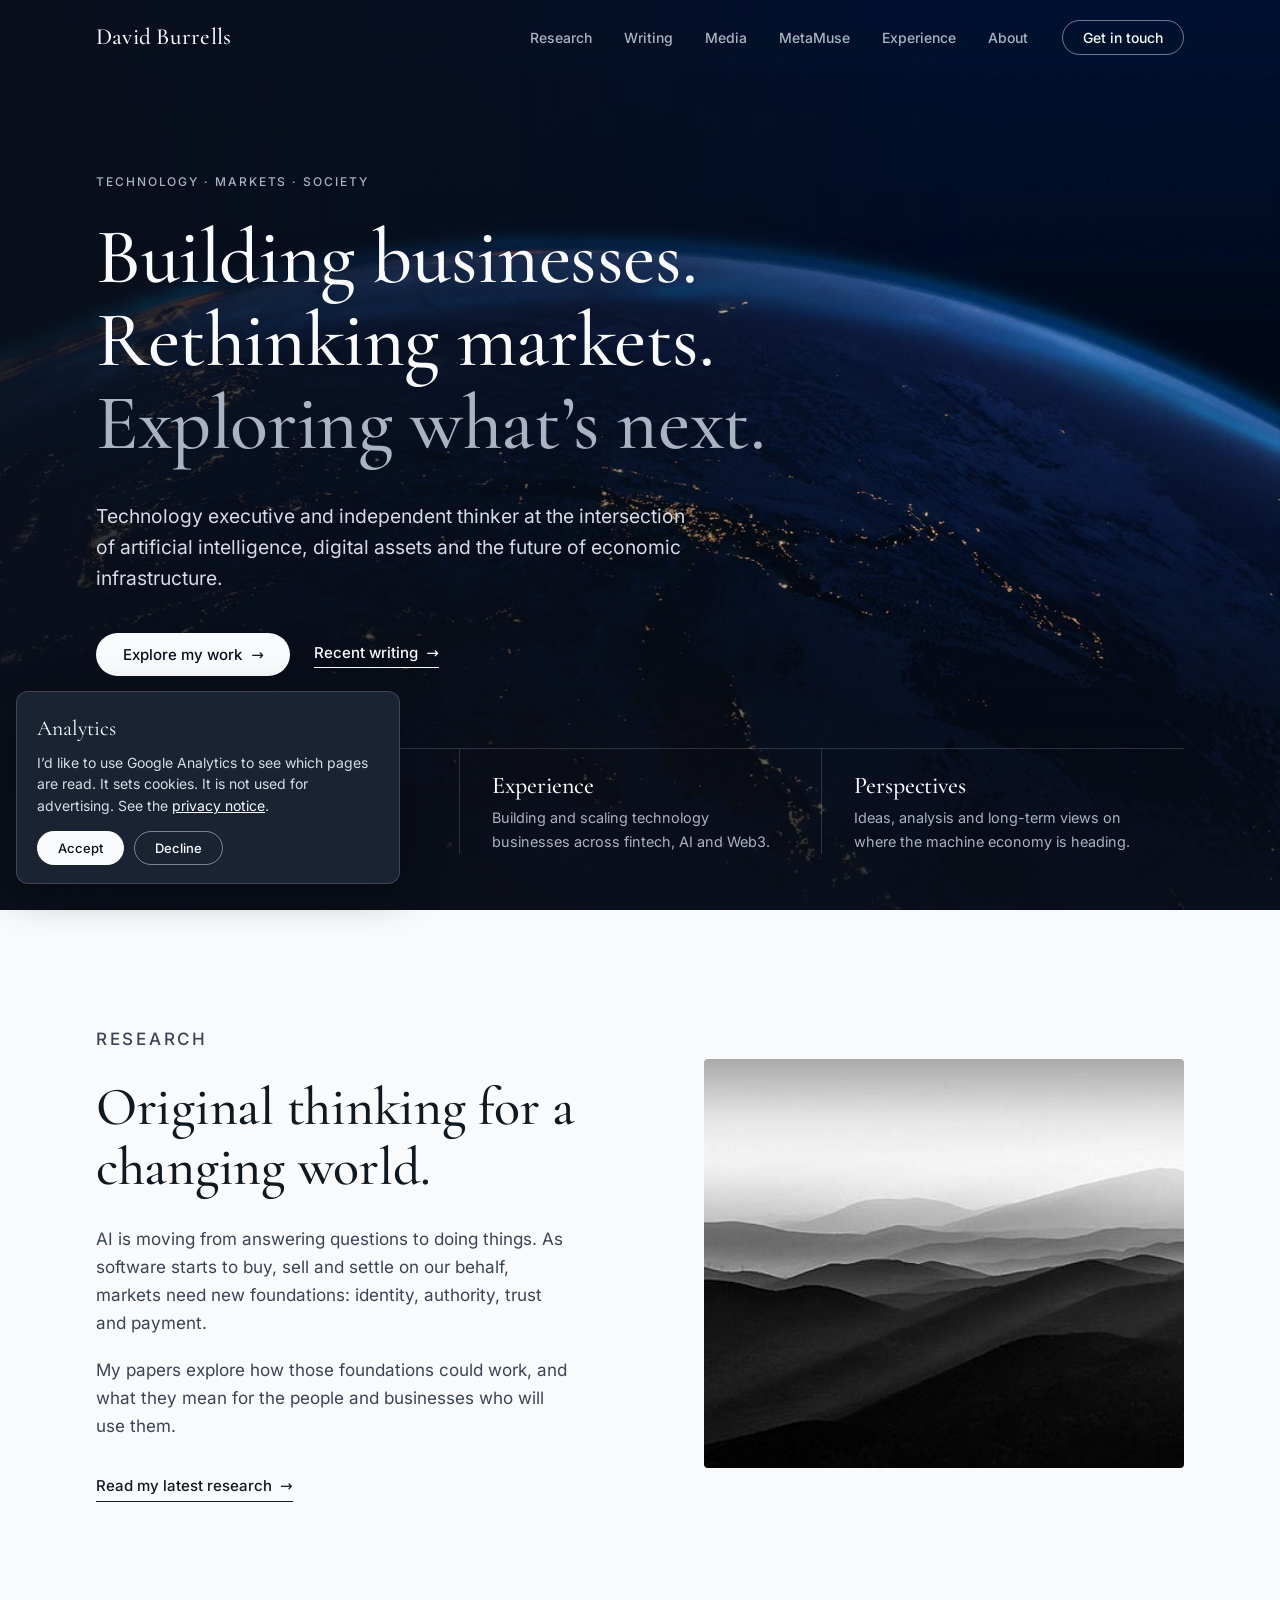
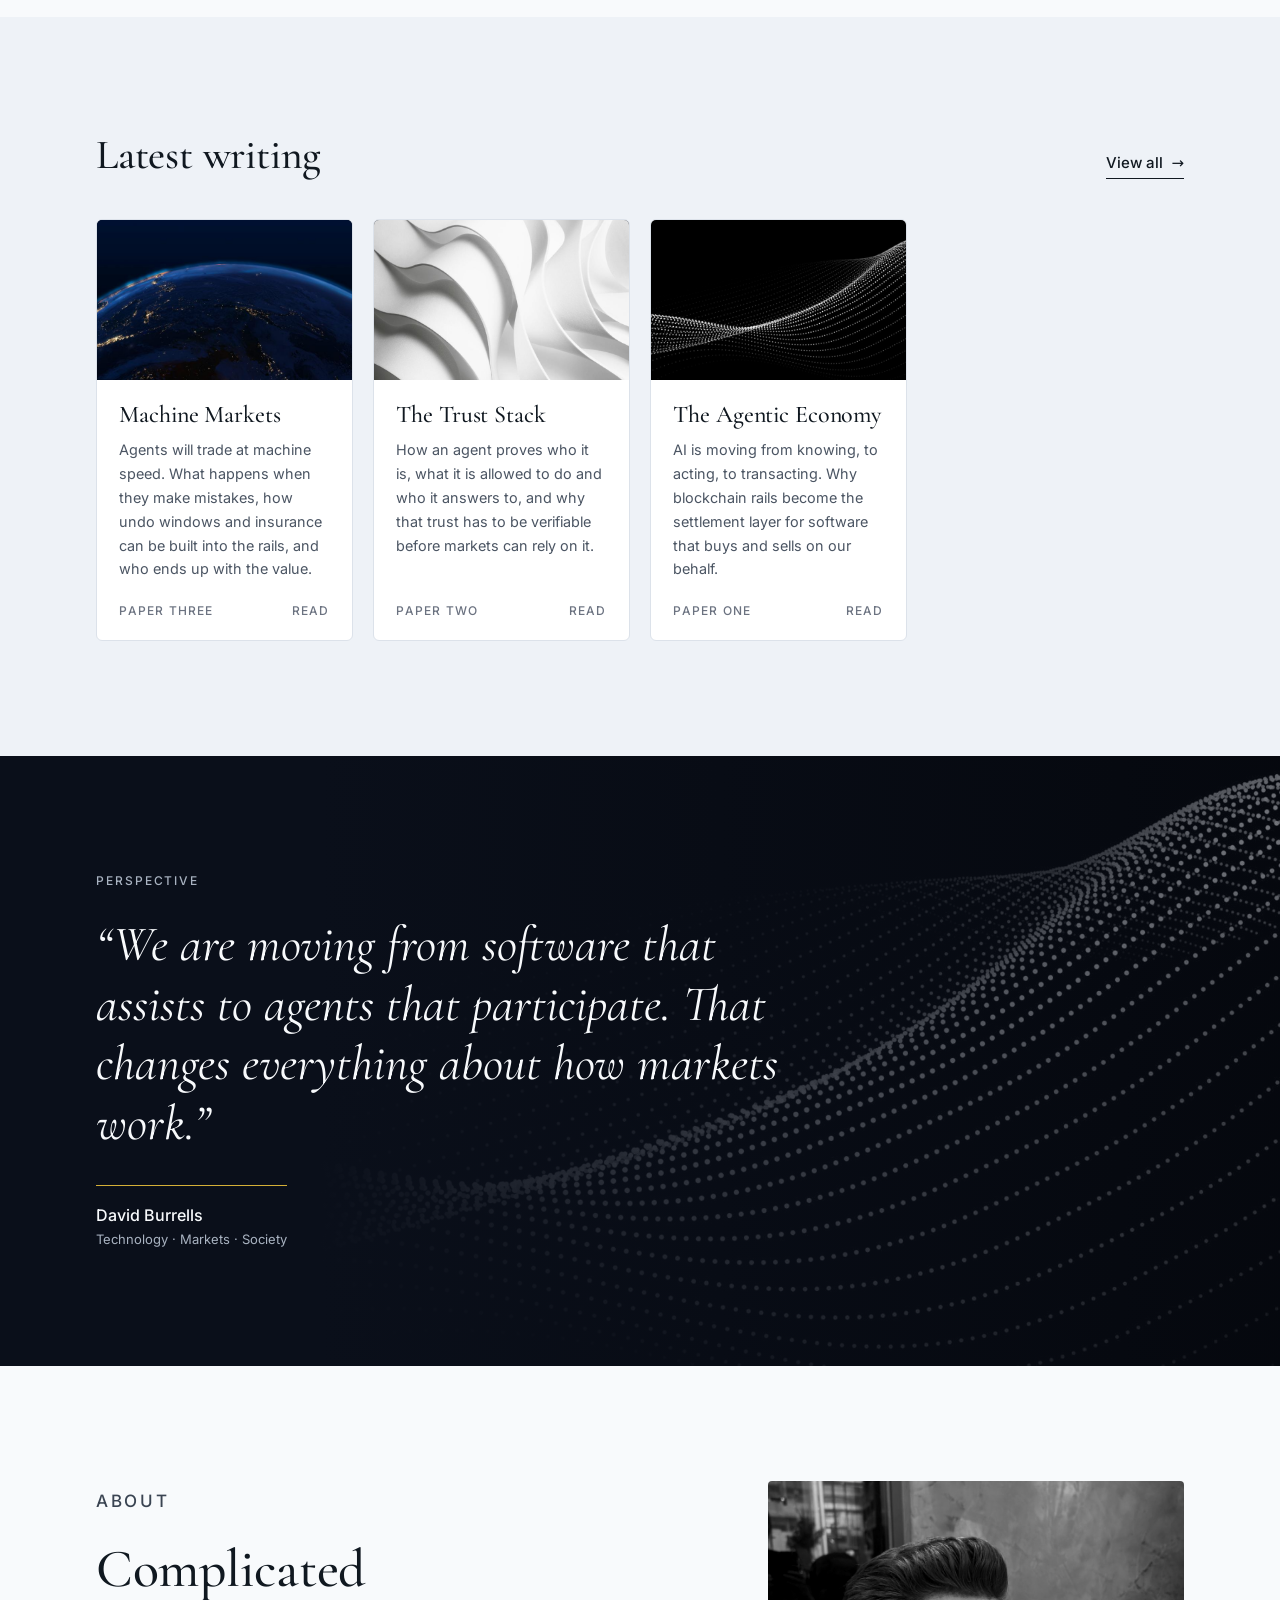
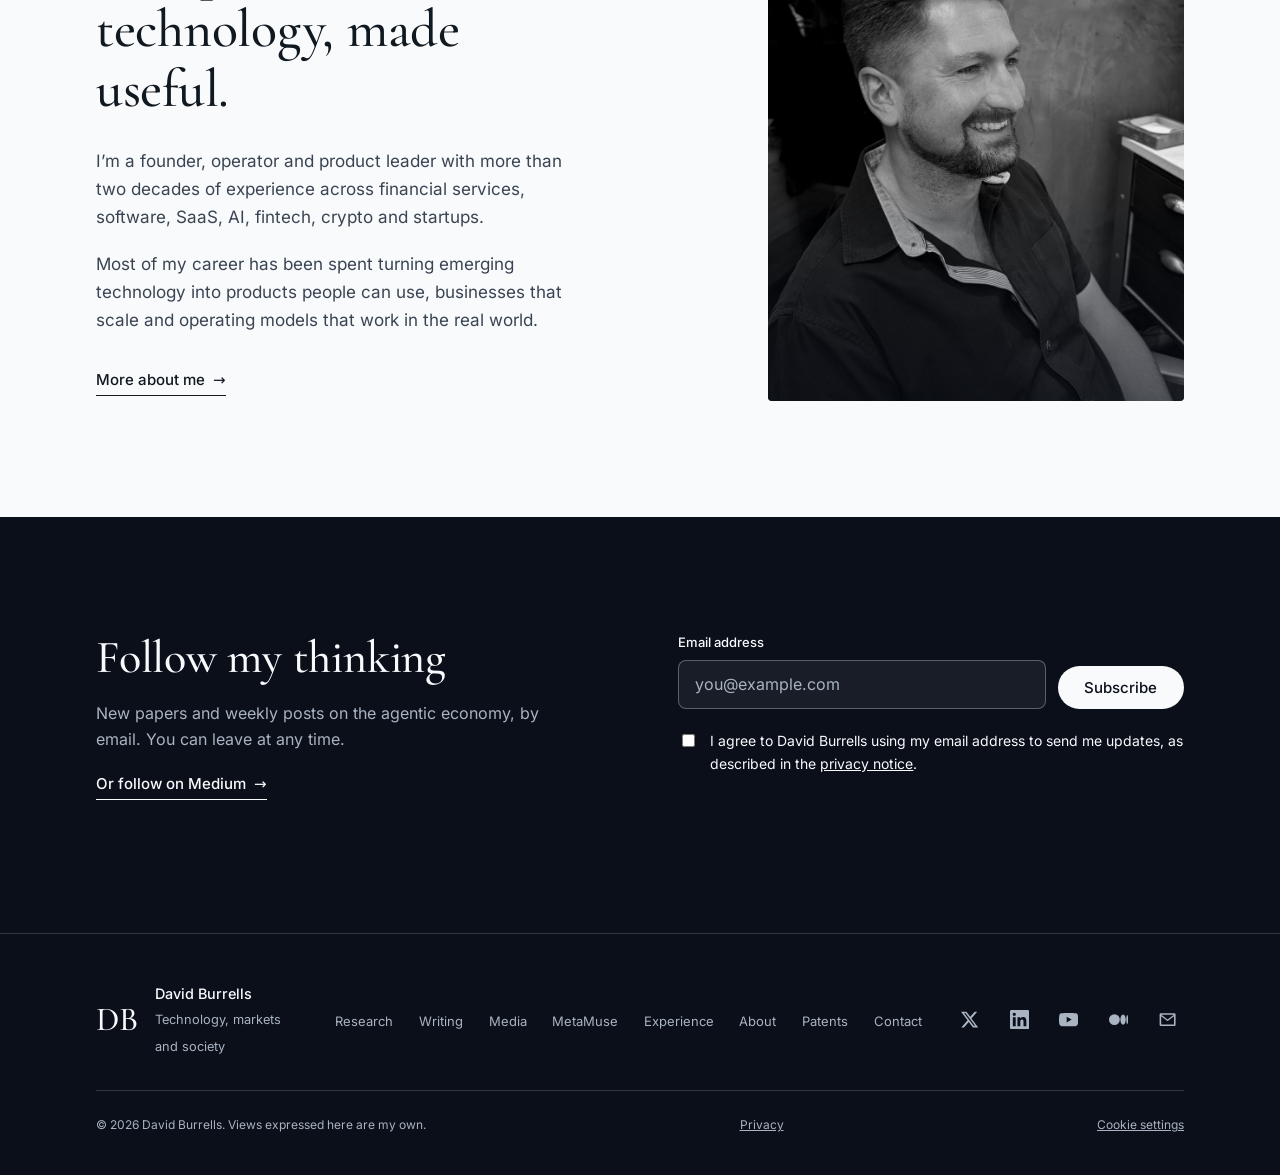
<file: index.html>
<!doctype html>
<html lang="en-GB">
<head>
<meta charset="utf-8">
<meta name="viewport" content="width=device-width, initial-scale=1">
<title>David Burrells | Technology, markets and society</title>
<meta name="description" content="Technology executive and independent thinker at the intersection of AI, digital assets and the future of economic infrastructure.">
<link rel="canonical" href="https://www.davidburrells.co.uk/">
<meta name="theme-color" content="#0A0F1A">
<link rel="icon" href="favicon.svg" type="image/svg+xml">
<link rel="preload" href="cg-500.woff2" as="font" type="font/woff2" crossorigin>
<link rel="preload" href="inter-400.woff2" as="font" type="font/woff2" crossorigin>
<meta property="og:type" content="website">
<meta property="og:site_name" content="David Burrells">
<meta property="og:title" content="David Burrells | Technology, markets and society">
<meta property="og:description" content="Technology executive and independent thinker at the intersection of AI, digital assets and the future of economic infrastructure.">
<meta property="og:url" content="https://www.davidburrells.co.uk/">
<meta property="og:image" content="https://www.davidburrells.co.uk/og.jpg">
<meta name="twitter:card" content="summary_large_image">
<link rel="stylesheet" href="style.css?v=5">
</head>
<body>
<a class="skip" href="#main">Skip to content</a>
<header class="site-header">
  <div class="wrap">
    <a class="mark mark-name" href="index.html" aria-label="David Burrells, home">David Burrells</a>
    <button class="nav-toggle" type="button" aria-expanded="false" aria-controls="site-nav">Menu</button>
    <nav class="nav" id="site-nav" aria-label="Main">
      <ul><li><a href="research.html">Research</a></li><li><a href="writing.html">Writing</a></li><li><a href="media.html">Media</a></li><li><a href="metamuse.html">MetaMuse</a></li><li><a href="experience.html">Experience</a></li><li><a href="about.html">About</a></li></ul>
      <a class="btn btn-outline on-dark btn-sm" href="contact.html">Get in touch</a>
    </nav>
  </div>
</header>
<main id="main">
<section class="hero">
  <div class="hero-media" role="img" aria-label="The Earth at night, with city lights tracing the continents"></div>
  <div class="wrap hero-body">
    <p class="eyebrow seq">Technology &middot; Markets &middot; Society</p>
    <h1 class="seq"><span>Building businesses.</span><span>Rethinking markets.</span><span class="soft">Exploring what&rsquo;s next.</span></h1>
    <p class="lede seq">Technology executive and independent thinker at the intersection of artificial intelligence, digital assets and the future of economic infrastructure.</p>
    <div class="actions seq">
      <a class="btn btn-light" href="research.html">Explore my work <span aria-hidden="true">&rarr;</span></a>
      <a class="link-arrow" href="writing.html">Recent writing</a>
    </div>
    <div class="pillars">
      <a class="pillar" href="research.html"><h2>Research</h2><p>Original thinking on agentic markets, AI and economic infrastructure.</p></a>
      <a class="pillar" href="experience.html"><h2>Experience</h2><p>Building and scaling technology businesses across fintech, AI and Web3.</p></a>
      <a class="pillar" href="writing.html"><h2>Perspectives</h2><p>Ideas, analysis and long-term views on where the machine economy is heading.</p></a>
    </div>
  </div>
</section>

<section class="section light" aria-labelledby="orig-h">
  <div class="wrap split">
    <div class="copy">
      <p class="eyebrow">Research</p>
      <h2 class="h-lg" id="orig-h">Original thinking for a changing world.</h2>
      <p style="margin-top:1.75rem">AI is moving from answering questions to doing things. As software starts to buy, sell and settle on our behalf, markets need new foundations: identity, authority, trust and payment.</p>
      <p style="margin-bottom:2rem">My papers explore how those foundations could work, and what they mean for the people and businesses who will use them.</p>
      <a class="link-arrow" href="research.html">Read my latest research</a>
    </div>
    <figure><img src="ridge.jpg" alt="Layered ridgelines fading into mist, in black and white" width="736" height="345"></figure>
  </div>
</section>

<section class="section alt" aria-labelledby="writing-h">
  <div class="wrap">
    <div class="section-head"><h2 id="writing-h">Latest writing</h2><a class="link-arrow" href="writing.html">View all</a></div>
    <div class="cards">
      <a class="card" href="https://medium.com/@dburrells/the-agentic-economy-series-paper-three-6ba6d0579704" target="_blank" rel="noopener">
  <div class="thumb"><img src="earth-sm.jpg" alt="" loading="lazy" width="760" height="428" style="object-position:30% 60%"></div>
  <div class="card-body">
    <h3>Machine Markets</h3>
    <p>Agents will trade at machine speed. What happens when they make mistakes, how undo windows and insurance can be built into the rails, and who ends up with the value.</p>
    <div class="meta"><span>Paper Three</span><span>Read</span></div>
  </div>
</a><a class="card" href="https://medium.com/@dburrells/the-agentic-economy-series-paper-two-6539ee7f7981" target="_blank" rel="noopener">
  <div class="thumb"><img src="paper-sm.jpg" alt="" loading="lazy" width="760" height="507" style="object-position:50% 40%"></div>
  <div class="card-body">
    <h3>The Trust Stack</h3>
    <p>How an agent proves who it is, what it is allowed to do and who it answers to, and why that trust has to be verifiable before markets can rely on it.</p>
    <div class="meta"><span>Paper Two</span><span>Read</span></div>
  </div>
</a><a class="card" href="https://medium.com/@dburrells/the-agentic-economy-series-paper-one-7b1a65b8231a" target="_blank" rel="noopener">
  <div class="thumb"><img src="wave-sm.jpg" alt="" loading="lazy" width="760" height="428"></div>
  <div class="card-body">
    <h3>The Agentic Economy</h3>
    <p>AI is moving from knowing, to acting, to transacting. Why blockchain rails become the settlement layer for software that buys and sells on our behalf.</p>
    <div class="meta"><span>Paper One</span><span>Read</span></div>
  </div>
</a>
    </div>
  </div>
</section>

<section class="section dark perspective" aria-label="Perspective">
  <div class="wrap">
    <p class="eyebrow">Perspective</p>
    <blockquote class="big">
      <p>&ldquo;We are moving from software that assists to agents that participate. That changes everything about how markets work.&rdquo;</p>
      <footer><strong>David Burrells</strong>Technology &middot; Markets &middot; Society</footer>
    </blockquote>
  </div>
</section>

<section class="section light" aria-labelledby="about-h">
  <div class="wrap split">
    <div class="copy">
      <p class="eyebrow">About</p>
      <h2 class="h-lg" id="about-h">Complicated technology, made useful.</h2>
      <p style="margin-top:1.75rem">I&rsquo;m a founder, operator and product leader with more than two decades of experience across financial services, software, SaaS, AI, fintech, crypto and startups.</p>
      <p style="margin-bottom:2rem">Most of my career has been spent turning emerging technology into products people can use, businesses that scale and operating models that work in the real world.</p>
      <a class="link-arrow" href="about.html">More about me</a>
    </div>
    <figure class="home-portrait"><img src="headshot-portrait.jpg" alt="David Burrells" width="960" height="1200" loading="lazy"></figure>
  </div>
</section>

<section class="section dark" id="follow" aria-labelledby="follow-h">
  <div class="wrap follow-grid">
    <div>
      <h2 id="follow-h">Follow my thinking</h2>
      <p class="muted" style="max-width:30rem">New papers and weekly posts on the agentic economy, by email. You can leave at any time.</p>
      <p><a class="link-arrow" href="https://medium.com/@dburrells" target="_blank" rel="noopener">Or follow on Medium</a></p>
    </div>
    <form class="form" data-form="follow" novalidate>
      <div class="inline-form">
        <div class="field"><label for="f-email">Email address</label><input id="f-email" name="email" type="email" autocomplete="email" required placeholder="you@example.com"></div>
        <button class="btn btn-light" type="submit">Subscribe</button>
      </div>
      <div class="hp" aria-hidden="true"><label for="f-web">Website</label><input id="f-web" name="company_website" type="text" tabindex="-1" autocomplete="off"></div>
      <div class="field check"><input id="f-consent" name="consent" type="checkbox" required><label for="f-consent">I agree to David Burrells using my email address to send me updates, as described in the <a href="privacy.html">privacy notice</a>.</label></div>
      <p class="form-status" role="status" aria-live="polite"></p>
    </form>
  </div>
</section>
</main>
<footer class="site-footer">
  <div class="wrap">
    <div class="footer-grid">
      <div class="footer-id"><a class="mark" href="index.html" aria-label="Home">DB</a><div><strong>David Burrells</strong><span>Technology, markets and society</span></div></div>
      <ul class="footer-nav"><li><a href="research.html">Research</a></li><li><a href="writing.html">Writing</a></li><li><a href="media.html">Media</a></li><li><a href="metamuse.html">MetaMuse</a></li><li><a href="experience.html">Experience</a></li><li><a href="about.html">About</a></li><li><a href="patents.html">Patents</a></li><li><a href="contact.html">Contact</a></li></ul>
      <div class="social"><a href="https://x.com/dburrells" aria-label="X" rel="me noopener" target="_blank"><svg viewBox="0 0 24 24" aria-hidden="true"><path d="M18.244 2.25h3.308l-7.227 8.26 8.502 11.24H16.17l-5.214-6.817L4.99 21.75H1.68l7.73-8.835L1.254 2.25H8.08l4.713 6.231zm-1.161 17.52h1.833L7.084 4.126H5.117z"/></svg></a><a href="https://www.linkedin.com/in/daveburrells/" aria-label="LinkedIn" rel="me noopener" target="_blank"><svg viewBox="0 0 24 24" aria-hidden="true"><path d="M20.447 20.452h-3.554v-5.569c0-1.328-.027-3.037-1.852-3.037-1.853 0-2.136 1.445-2.136 2.939v5.667H9.351V9h3.414v1.561h.046c.477-.9 1.637-1.85 3.37-1.85 3.601 0 4.267 2.37 4.267 5.455v6.286zM5.337 7.433a2.062 2.062 0 01-2.063-2.065 2.064 2.064 0 112.063 2.065zm1.782 13.019H3.555V9h3.564v11.452zM22.225 0H1.771C.792 0 0 .774 0 1.729v20.542C0 23.227.792 24 1.771 24h20.451C23.2 24 24 23.227 24 22.271V1.729C24 .774 23.2 0 22.222 0h.003z"/></svg></a><a href="https://www.youtube.com/@dburrells" aria-label="YouTube" rel="me noopener" target="_blank"><svg viewBox="0 0 24 24" aria-hidden="true"><path d="M23.5 6.2a3 3 0 00-2.1-2.1C19.5 3.6 12 3.6 12 3.6s-7.5 0-9.4.5A3 3 0 00.5 6.2C0 8.1 0 12 0 12s0 3.9.5 5.8a3 3 0 002.1 2.1c1.9.5 9.4.5 9.4.5s7.5 0 9.4-.5a3 3 0 002.1-2.1c.5-1.9.5-5.8.5-5.8s0-3.9-.5-5.8zM9.6 15.6V8.4l6.2 3.6-6.2 3.6z"/></svg></a><a href="https://medium.com/@dburrells" aria-label="Medium" rel="me noopener" target="_blank"><svg viewBox="0 0 24 24" aria-hidden="true"><path d="M13.54 12a6.8 6.8 0 01-6.77 6.82A6.8 6.8 0 010 12a6.8 6.8 0 016.77-6.82A6.8 6.8 0 0113.54 12zM20.96 12c0 3.54-1.51 6.42-3.38 6.42-1.87 0-3.39-2.88-3.39-6.42s1.52-6.42 3.39-6.42 3.38 2.88 3.38 6.42M24 12c0 3.17-.53 5.75-1.19 5.75-.66 0-1.19-2.58-1.19-5.75s.53-5.75 1.19-5.75C23.47 6.25 24 8.83 24 12z"/></svg></a><a href="mailto:me@davidburrells.co.uk" aria-label="Email"><svg viewBox="0 0 24 24" aria-hidden="true"><path d="M2 5.5A1.5 1.5 0 013.5 4h17A1.5 1.5 0 0122 5.5v13a1.5 1.5 0 01-1.5 1.5h-17A1.5 1.5 0 012 18.5v-13zm2.2.5L12 11.8 19.8 6H4.2zM20 7.9l-7.4 5.5a1 1 0 01-1.2 0L4 7.9V18h16V7.9z"/></svg></a></div>
    </div>
    <div class="legal"><span>&copy; 2026 David Burrells. Views expressed here are my own.</span><span><a href="privacy.html">Privacy</a></span></div>
  </div>
</footer>
<script src="main.js" defer></script>
</body>
</html>
</file>
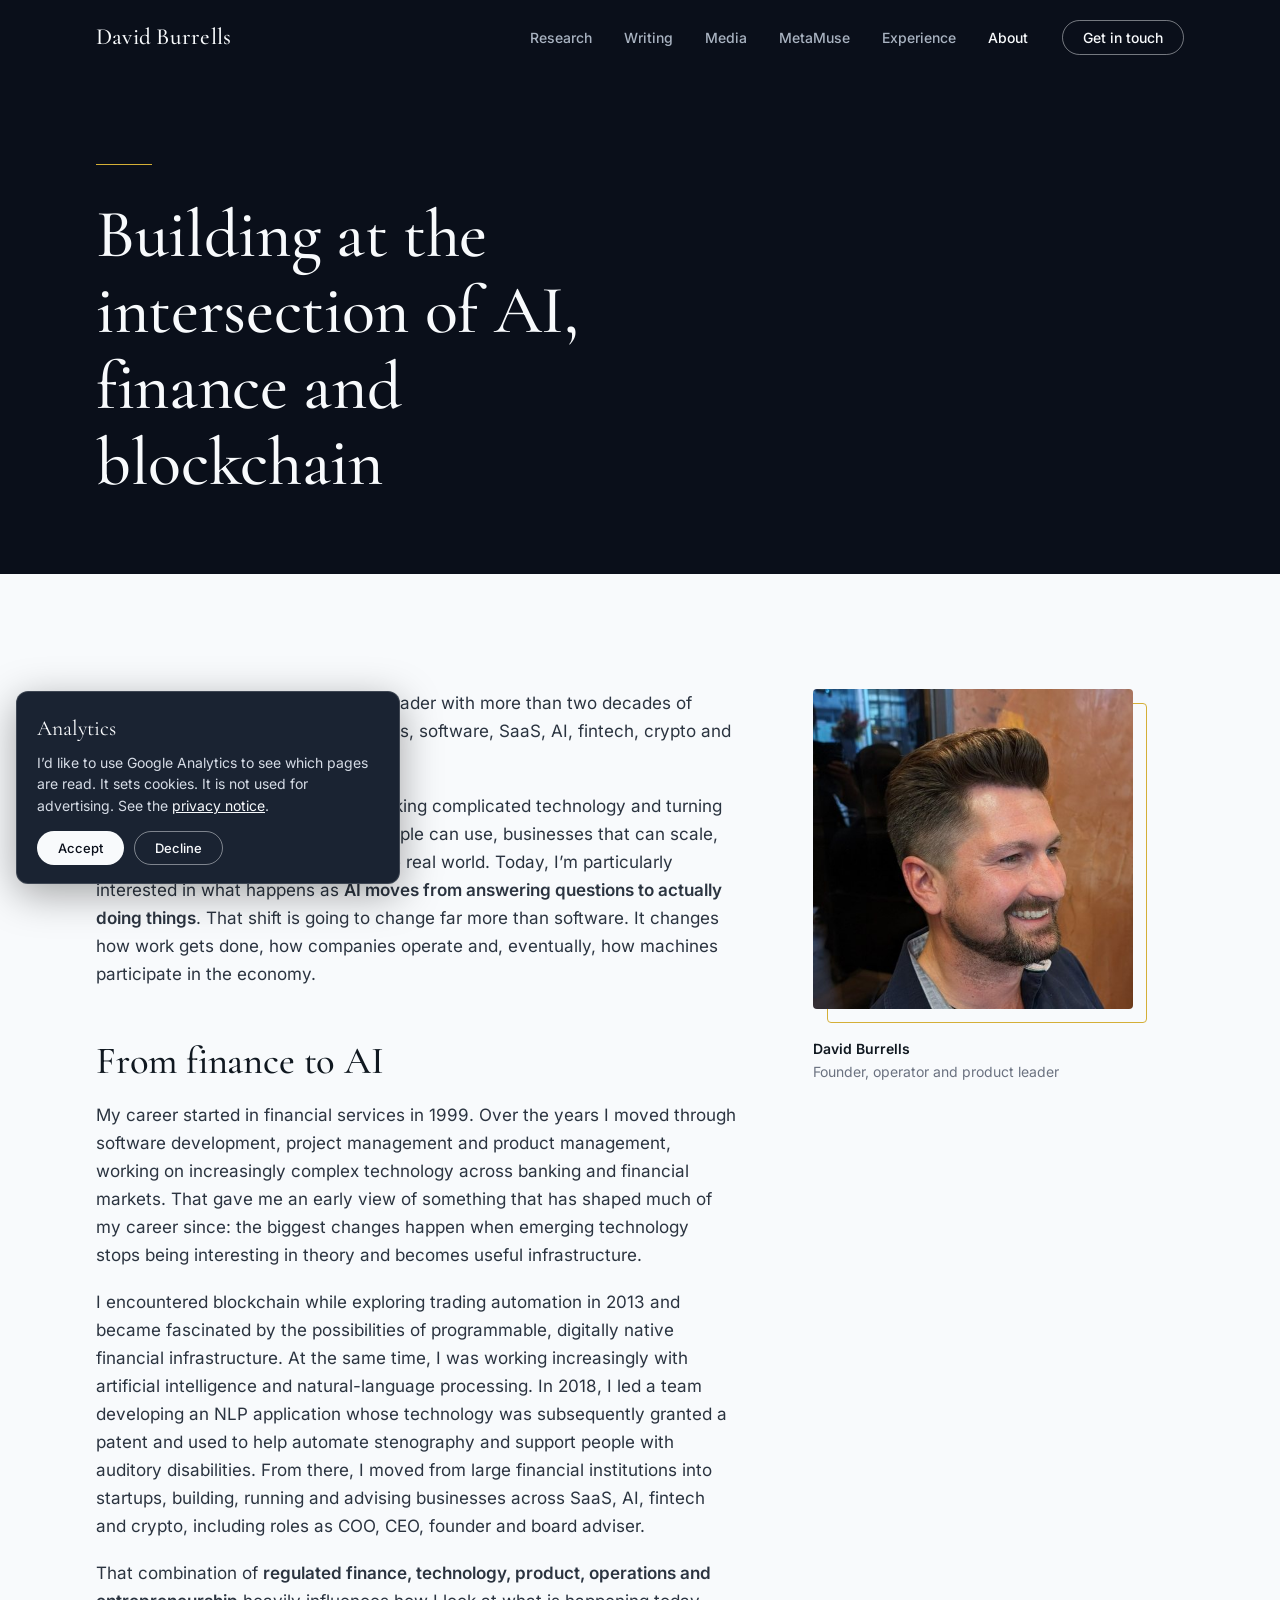
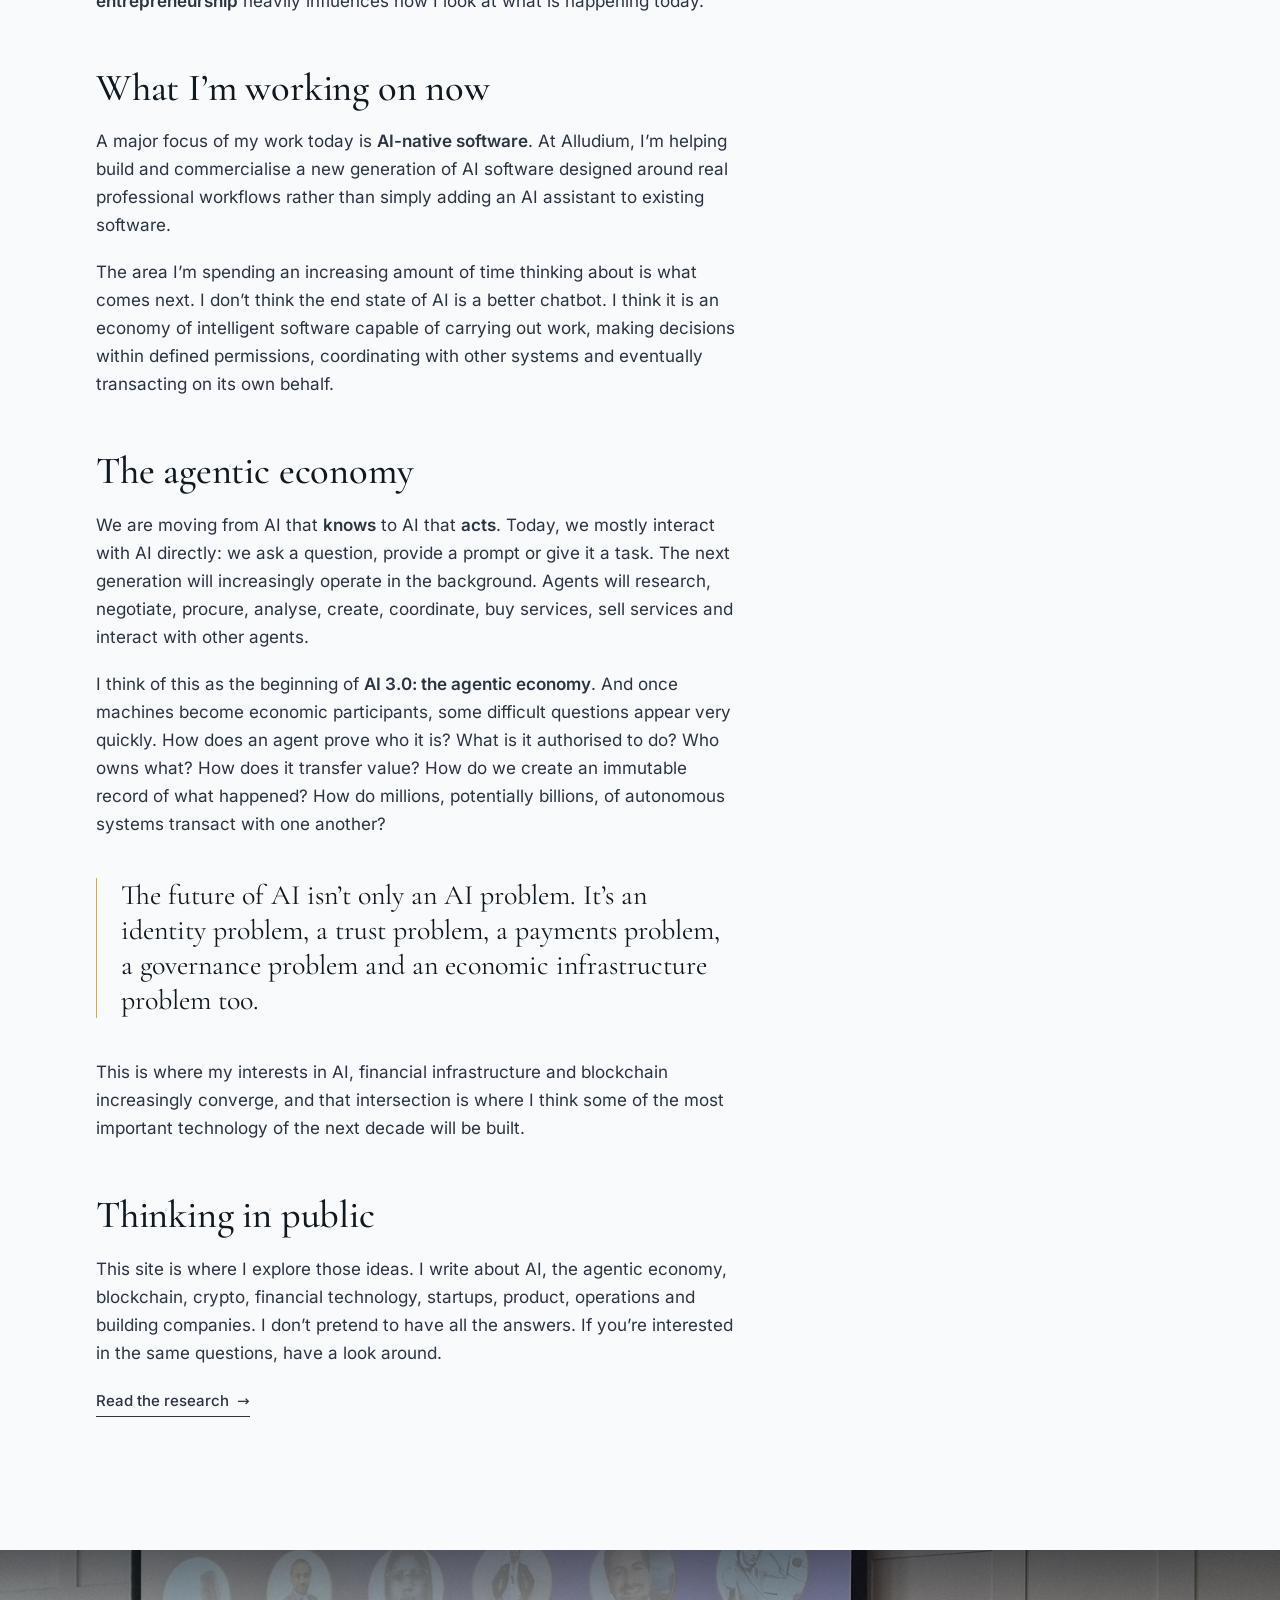
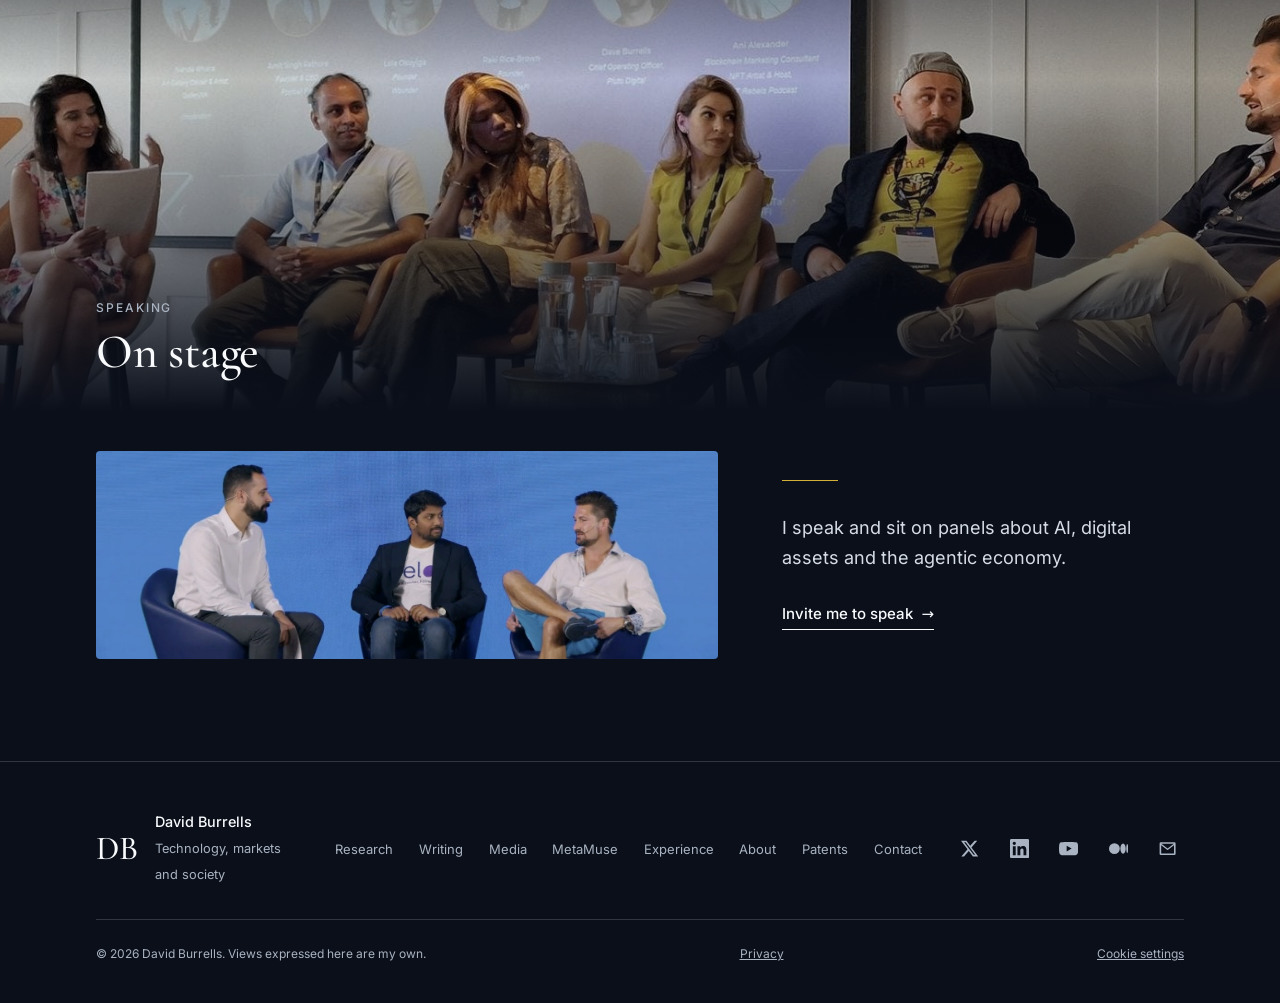
<file: about.html>
<!doctype html>
<html lang="en-GB">
<head>
<meta charset="utf-8">
<meta name="viewport" content="width=device-width, initial-scale=1">
<title>About | David Burrells</title>
<meta name="description" content="Founder, operator and product leader building at the intersection of AI, finance and blockchain.">
<link rel="canonical" href="https://www.davidburrells.co.uk/about.html">
<meta name="theme-color" content="#0A0F1A">
<link rel="icon" href="favicon.svg" type="image/svg+xml">
<link rel="preload" href="cg-500.woff2" as="font" type="font/woff2" crossorigin>
<link rel="preload" href="inter-400.woff2" as="font" type="font/woff2" crossorigin>
<meta property="og:type" content="website">
<meta property="og:site_name" content="David Burrells">
<meta property="og:title" content="About | David Burrells">
<meta property="og:description" content="Founder, operator and product leader building at the intersection of AI, finance and blockchain.">
<meta property="og:url" content="https://www.davidburrells.co.uk/about.html">
<meta property="og:image" content="https://www.davidburrells.co.uk/og.jpg">
<meta name="twitter:card" content="summary_large_image">
<link rel="stylesheet" href="style.css?v=5">
</head>
<body>
<a class="skip" href="#main">Skip to content</a>
<header class="site-header">
  <div class="wrap">
    <a class="mark mark-name" href="index.html" aria-label="David Burrells, home">David Burrells</a>
    <button class="nav-toggle" type="button" aria-expanded="false" aria-controls="site-nav">Menu</button>
    <nav class="nav" id="site-nav" aria-label="Main">
      <ul><li><a href="research.html">Research</a></li><li><a href="writing.html">Writing</a></li><li><a href="media.html">Media</a></li><li><a href="metamuse.html">MetaMuse</a></li><li><a href="experience.html">Experience</a></li><li><a href="about.html" aria-current="page">About</a></li></ul>
      <a class="btn btn-outline on-dark btn-sm" href="contact.html">Get in touch</a>
    </nav>
  </div>
</header>
<main id="main">
<section class="page-head">
  <div class="wrap">
    <hr class="rule">
    <h1>Building at the intersection of AI, finance and blockchain</h1>
  </div>
</section>

<section class="section light">
  <div class="wrap">
    <div class="about-grid"><div class="prose">
      <p>I&rsquo;m a founder, operator and product leader with more than two decades of experience spanning financial services, software, SaaS, AI, fintech, crypto and startups.</p>
      <p>Most of my career has been spent taking complicated technology and turning it into something useful: products people can use, businesses that can scale, and operating models that work in the real world. Today, I&rsquo;m particularly interested in what happens as <strong>AI moves from answering questions to actually doing things</strong>. That shift is going to change far more than software. It changes how work gets done, how companies operate and, eventually, how machines participate in the economy.</p>

      <h2>From finance to AI</h2>
      <p>My career started in financial services in 1999. Over the years I moved through software development, project management and product management, working on increasingly complex technology across banking and financial markets. That gave me an early view of something that has shaped much of my career since: the biggest changes happen when emerging technology stops being interesting in theory and becomes useful infrastructure.</p>
      <p>I encountered blockchain while exploring trading automation in 2013 and became fascinated by the possibilities of programmable, digitally native financial infrastructure. At the same time, I was working increasingly with artificial intelligence and natural-language processing. In 2018, I led a team developing an NLP application whose technology was subsequently granted a patent and used to help automate stenography and support people with auditory disabilities. From there, I moved from large financial institutions into startups, building, running and advising businesses across SaaS, AI, fintech and crypto, including roles as COO, CEO, founder and board adviser.</p>
      <p>That combination of <strong>regulated finance, technology, product, operations and entrepreneurship</strong> heavily influences how I look at what is happening today.</p>

      <h2>What I&rsquo;m working on now</h2>
      <p>A major focus of my work today is <strong>AI-native software</strong>. At Alludium, I&rsquo;m helping build and commercialise a new generation of AI software designed around real professional workflows rather than simply adding an AI assistant to existing software.</p>
      <p>The area I&rsquo;m spending an increasing amount of time thinking about is what comes next. I don&rsquo;t think the end state of AI is a better chatbot. I think it is an economy of intelligent software capable of carrying out work, making decisions within defined permissions, coordinating with other systems and eventually transacting on its own behalf.</p>

      <h2>The agentic economy</h2>
      <p>We are moving from AI that <strong>knows</strong> to AI that <strong>acts</strong>. Today, we mostly interact with AI directly: we ask a question, provide a prompt or give it a task. The next generation will increasingly operate in the background. Agents will research, negotiate, procure, analyse, create, coordinate, buy services, sell services and interact with other agents.</p>
      <p>I think of this as the beginning of <strong>AI 3.0: the agentic economy</strong>. And once machines become economic participants, some difficult questions appear very quickly. How does an agent prove who it is? What is it authorised to do? Who owns what? How does it transfer value? How do we create an immutable record of what happened? How do millions, potentially billions, of autonomous systems transact with one another?</p>
      <p class="pull">The future of AI isn&rsquo;t only an AI problem. It&rsquo;s an identity problem, a trust problem, a payments problem, a governance problem and an economic infrastructure problem too.</p>
      <p>This is where my interests in AI, financial infrastructure and blockchain increasingly converge, and that intersection is where I think some of the most important technology of the next decade will be built.</p>

      <h2>Thinking in public</h2>
      <p>This site is where I explore those ideas. I write about AI, the agentic economy, blockchain, crypto, financial technology, startups, product, operations and building companies. I don&rsquo;t pretend to have all the answers. If you&rsquo;re interested in the same questions, have a look around.</p>
      <p><a class="link-arrow" href="research.html">Read the research</a></p>
    </div>
    <aside class="about-aside"><figure class="portrait"><img src="headshot-sm.jpg" alt="David Burrells" width="480" height="480"></figure><p class="portrait-cap"><strong>David Burrells</strong>Founder, operator and product leader</p></aside>
    </div>
  </div>
</section>

<section class="stage dark" aria-labelledby="stage-h">
  <div class="stage-hero">
    <img src="panel.jpg" alt="David Burrells on a conference panel with five other speakers" width="1500" height="500" loading="lazy">
    <div class="wrap stage-copy">
      <p class="eyebrow">Speaking</p>
      <h2 id="stage-h">On stage</h2>
    </div>
  </div>
  <div class="wrap stage-row">
    <figure><img src="stage.jpg" alt="David Burrells in conversation on stage with two other speakers" width="1500" height="500" loading="lazy"></figure>
    <div class="stage-text">
      <hr class="rule">
      <p>I speak and sit on panels about AI, digital assets and the agentic economy.</p>
      <a class="link-arrow" href="contact.html">Invite me to speak</a>
    </div>
  </div>
</section>
</main>
<footer class="site-footer">
  <div class="wrap">
    <div class="footer-grid">
      <div class="footer-id"><a class="mark" href="index.html" aria-label="Home">DB</a><div><strong>David Burrells</strong><span>Technology, markets and society</span></div></div>
      <ul class="footer-nav"><li><a href="research.html">Research</a></li><li><a href="writing.html">Writing</a></li><li><a href="media.html">Media</a></li><li><a href="metamuse.html">MetaMuse</a></li><li><a href="experience.html">Experience</a></li><li><a href="about.html">About</a></li><li><a href="patents.html">Patents</a></li><li><a href="contact.html">Contact</a></li></ul>
      <div class="social"><a href="https://x.com/dburrells" aria-label="X" rel="me noopener" target="_blank"><svg viewBox="0 0 24 24" aria-hidden="true"><path d="M18.244 2.25h3.308l-7.227 8.26 8.502 11.24H16.17l-5.214-6.817L4.99 21.75H1.68l7.73-8.835L1.254 2.25H8.08l4.713 6.231zm-1.161 17.52h1.833L7.084 4.126H5.117z"/></svg></a><a href="https://www.linkedin.com/in/daveburrells/" aria-label="LinkedIn" rel="me noopener" target="_blank"><svg viewBox="0 0 24 24" aria-hidden="true"><path d="M20.447 20.452h-3.554v-5.569c0-1.328-.027-3.037-1.852-3.037-1.853 0-2.136 1.445-2.136 2.939v5.667H9.351V9h3.414v1.561h.046c.477-.9 1.637-1.85 3.37-1.85 3.601 0 4.267 2.37 4.267 5.455v6.286zM5.337 7.433a2.062 2.062 0 01-2.063-2.065 2.064 2.064 0 112.063 2.065zm1.782 13.019H3.555V9h3.564v11.452zM22.225 0H1.771C.792 0 0 .774 0 1.729v20.542C0 23.227.792 24 1.771 24h20.451C23.2 24 24 23.227 24 22.271V1.729C24 .774 23.2 0 22.222 0h.003z"/></svg></a><a href="https://www.youtube.com/@dburrells" aria-label="YouTube" rel="me noopener" target="_blank"><svg viewBox="0 0 24 24" aria-hidden="true"><path d="M23.5 6.2a3 3 0 00-2.1-2.1C19.5 3.6 12 3.6 12 3.6s-7.5 0-9.4.5A3 3 0 00.5 6.2C0 8.1 0 12 0 12s0 3.9.5 5.8a3 3 0 002.1 2.1c1.9.5 9.4.5 9.4.5s7.5 0 9.4-.5a3 3 0 002.1-2.1c.5-1.9.5-5.8.5-5.8s0-3.9-.5-5.8zM9.6 15.6V8.4l6.2 3.6-6.2 3.6z"/></svg></a><a href="https://medium.com/@dburrells" aria-label="Medium" rel="me noopener" target="_blank"><svg viewBox="0 0 24 24" aria-hidden="true"><path d="M13.54 12a6.8 6.8 0 01-6.77 6.82A6.8 6.8 0 010 12a6.8 6.8 0 016.77-6.82A6.8 6.8 0 0113.54 12zM20.96 12c0 3.54-1.51 6.42-3.38 6.42-1.87 0-3.39-2.88-3.39-6.42s1.52-6.42 3.39-6.42 3.38 2.88 3.38 6.42M24 12c0 3.17-.53 5.75-1.19 5.75-.66 0-1.19-2.58-1.19-5.75s.53-5.75 1.19-5.75C23.47 6.25 24 8.83 24 12z"/></svg></a><a href="mailto:me@davidburrells.co.uk" aria-label="Email"><svg viewBox="0 0 24 24" aria-hidden="true"><path d="M2 5.5A1.5 1.5 0 013.5 4h17A1.5 1.5 0 0122 5.5v13a1.5 1.5 0 01-1.5 1.5h-17A1.5 1.5 0 012 18.5v-13zm2.2.5L12 11.8 19.8 6H4.2zM20 7.9l-7.4 5.5a1 1 0 01-1.2 0L4 7.9V18h16V7.9z"/></svg></a></div>
    </div>
    <div class="legal"><span>&copy; 2026 David Burrells. Views expressed here are my own.</span><span><a href="privacy.html">Privacy</a></span></div>
  </div>
</footer>
<script src="main.js" defer></script>
</body>
</html>
</file>
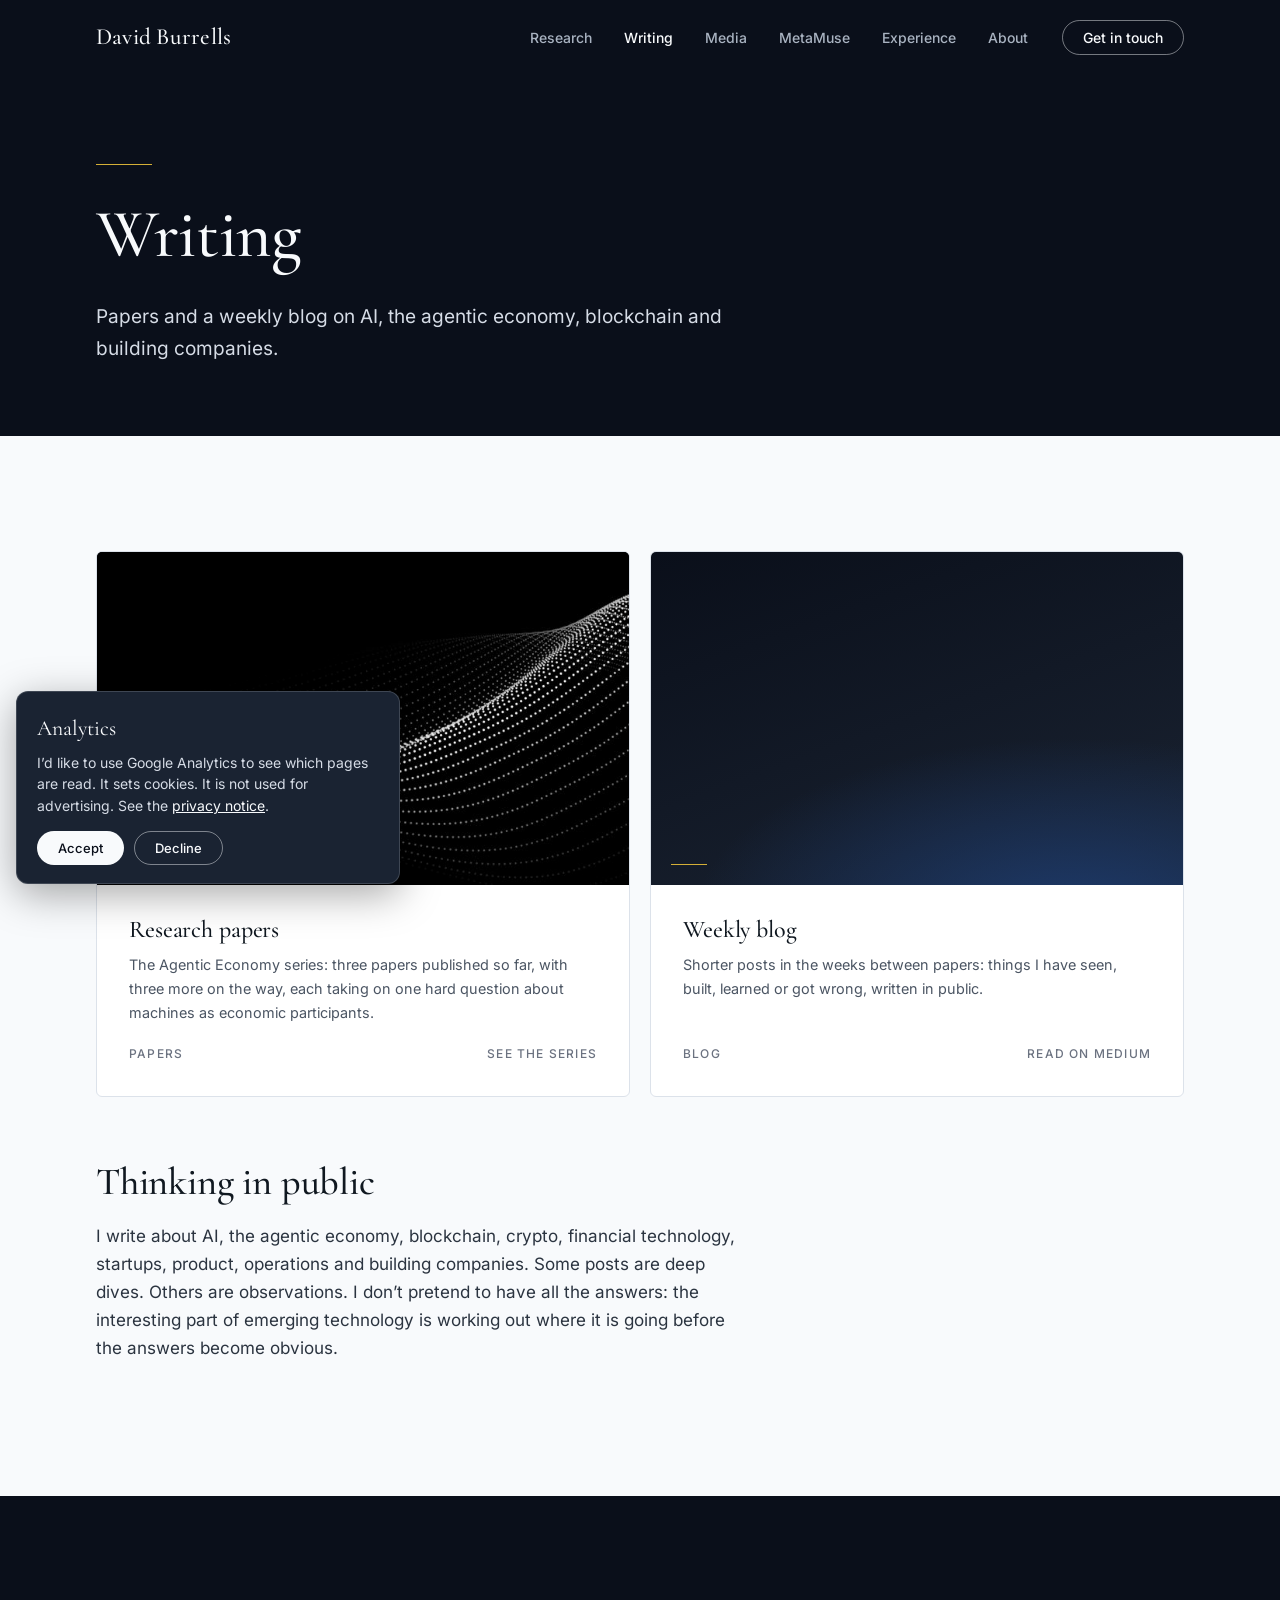
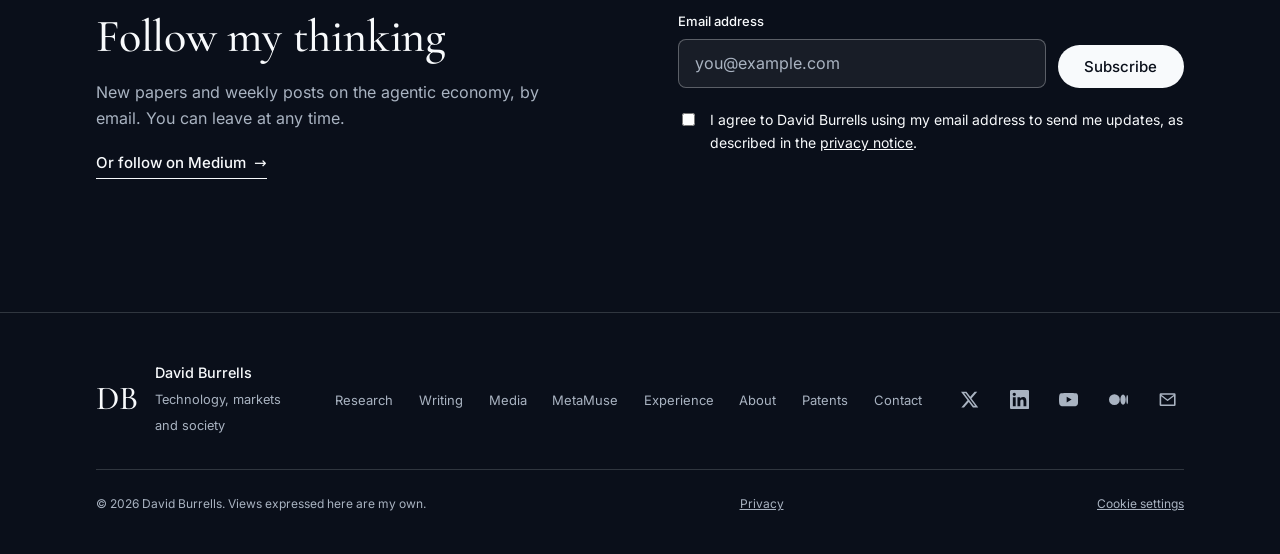
<file: blog.html>
<!doctype html>
<html lang="en-GB"><head><meta charset="utf-8"><title>Writing | David Burrells</title>
<meta name="robots" content="noindex"><link rel="canonical" href="https://www.davidburrells.co.uk/writing.html">
<meta http-equiv="refresh" content="0; url=writing.html"></head>
<body><p>This page has moved to <a href="writing.html">Writing</a>.</p></body></html>
</file>
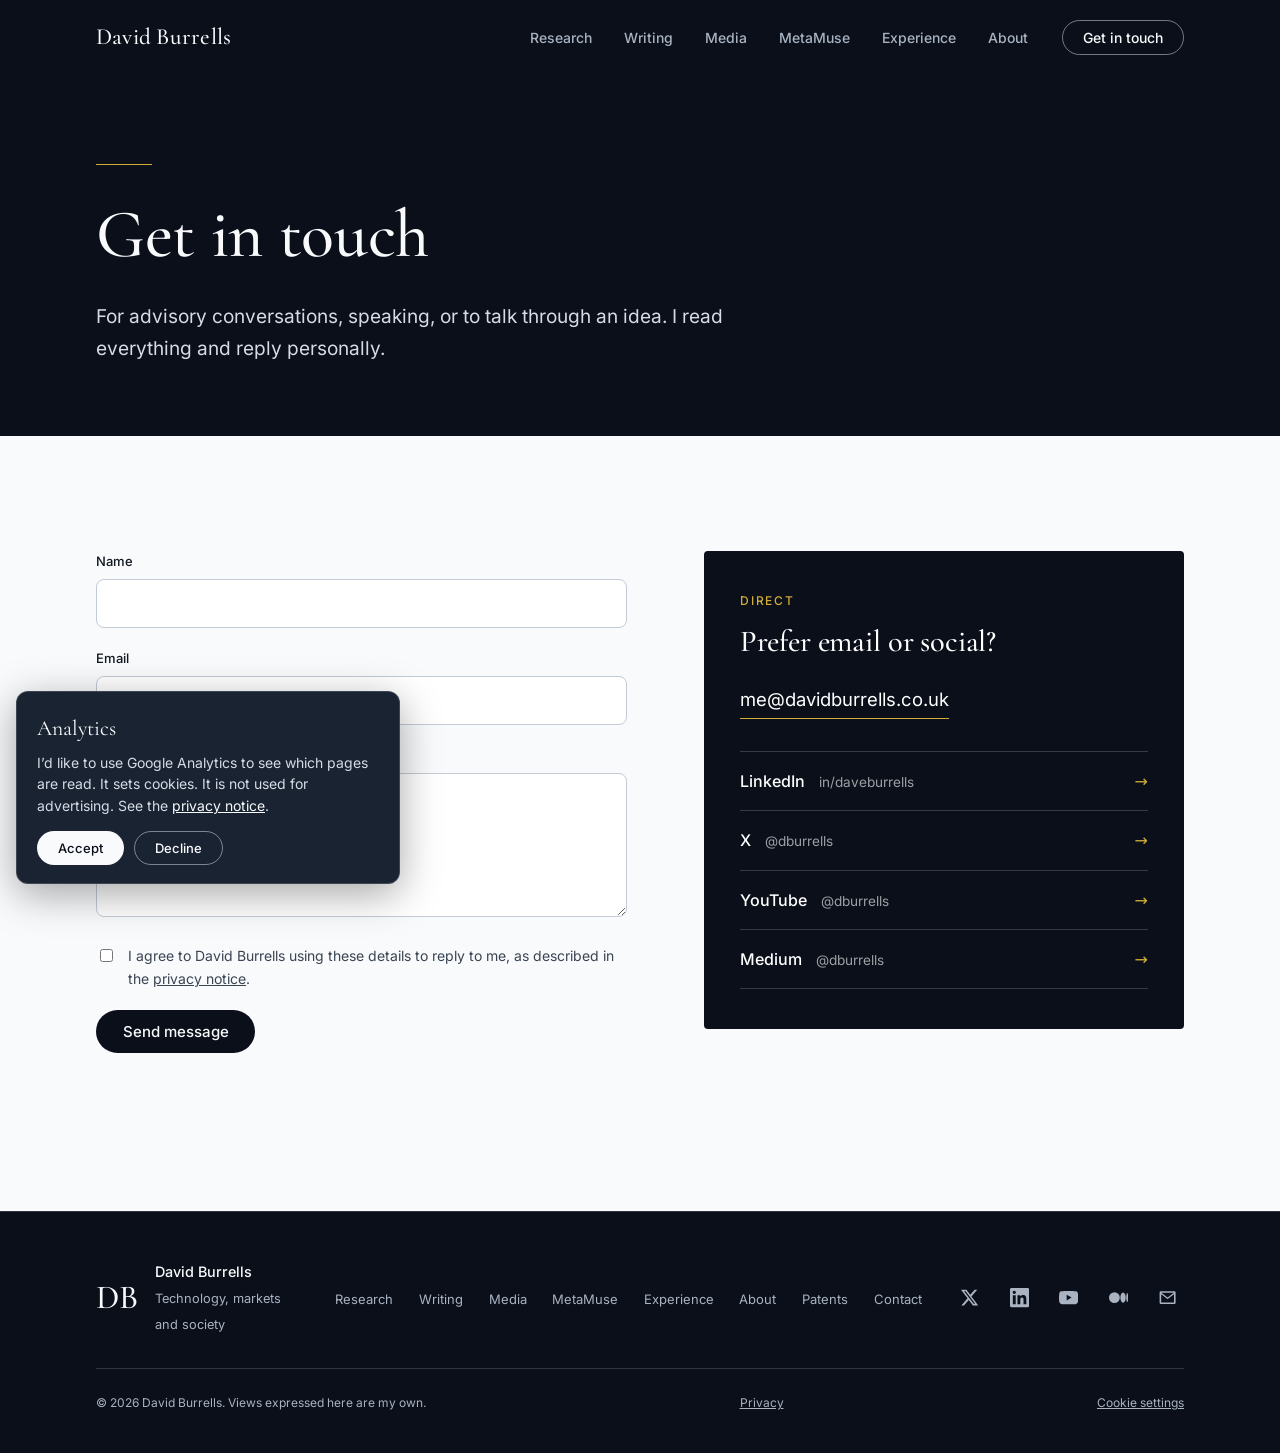
<file: contact.html>
<!doctype html>
<html lang="en-GB">
<head>
<meta charset="utf-8">
<meta name="viewport" content="width=device-width, initial-scale=1">
<title>Get in touch | David Burrells</title>
<meta name="description" content="Contact David Burrells about advisory work, speaking or ideas on AI, digital assets and the agentic economy.">
<link rel="canonical" href="https://www.davidburrells.co.uk/contact.html">
<meta name="theme-color" content="#0A0F1A">
<link rel="icon" href="favicon.svg" type="image/svg+xml">
<link rel="preload" href="cg-500.woff2" as="font" type="font/woff2" crossorigin>
<link rel="preload" href="inter-400.woff2" as="font" type="font/woff2" crossorigin>
<meta property="og:type" content="website">
<meta property="og:site_name" content="David Burrells">
<meta property="og:title" content="Get in touch | David Burrells">
<meta property="og:description" content="Contact David Burrells about advisory work, speaking or ideas on AI, digital assets and the agentic economy.">
<meta property="og:url" content="https://www.davidburrells.co.uk/contact.html">
<meta property="og:image" content="https://www.davidburrells.co.uk/og.jpg">
<meta name="twitter:card" content="summary_large_image">
<link rel="stylesheet" href="style.css?v=5">
</head>
<body>
<a class="skip" href="#main">Skip to content</a>
<header class="site-header">
  <div class="wrap">
    <a class="mark mark-name" href="index.html" aria-label="David Burrells, home">David Burrells</a>
    <button class="nav-toggle" type="button" aria-expanded="false" aria-controls="site-nav">Menu</button>
    <nav class="nav" id="site-nav" aria-label="Main">
      <ul><li><a href="research.html">Research</a></li><li><a href="writing.html">Writing</a></li><li><a href="media.html">Media</a></li><li><a href="metamuse.html">MetaMuse</a></li><li><a href="experience.html">Experience</a></li><li><a href="about.html">About</a></li></ul>
      <a class="btn btn-outline on-dark btn-sm" href="contact.html">Get in touch</a>
    </nav>
  </div>
</header>
<main id="main">
<section class="page-head">
  <div class="wrap">
    <hr class="rule">
    <h1>Get in touch</h1>
    <p class="lede">For advisory conversations, speaking, or to talk through an idea. I read everything and reply personally.</p>
  </div>
</section>

<section class="section light">
  <div class="wrap split" style="align-items:start">
    <form class="form" data-form="contact" novalidate>
      <div class="field"><label for="c-name">Name</label><input id="c-name" name="name" type="text" autocomplete="name" required></div>
      <div class="field"><label for="c-email">Email</label><input id="c-email" name="email" type="email" autocomplete="email" required></div>
      <div class="field"><label for="c-msg">Message</label><textarea id="c-msg" name="message" required></textarea></div>
      <div class="hp" aria-hidden="true"><label for="c-web">Website</label><input id="c-web" name="company_website" type="text" tabindex="-1" autocomplete="off"></div>
      <div class="field check"><input id="c-consent" name="consent" type="checkbox" required><label for="c-consent">I agree to David Burrells using these details to reply to me, as described in the <a href="privacy.html">privacy notice</a>.</label></div>
      <div><button class="btn btn-dark" type="submit">Send message</button></div>
      <p class="form-status" role="status" aria-live="polite"></p>
    </form>
    <aside class="contact-side" aria-labelledby="side-h">
      <p class="eyebrow">Direct</p>
      <h2 id="side-h">Prefer email or social?</h2>
      <a class="big-mail" href="mailto:me@davidburrells.co.uk">me@davidburrells.co.uk</a>
      <ul class="social-list">
        <li><a href="https://www.linkedin.com/in/daveburrells/" target="_blank" rel="noopener"><span>LinkedIn</span><small>in/daveburrells</small><i aria-hidden="true">&rarr;</i></a></li>
        <li><a href="https://x.com/dburrells" target="_blank" rel="noopener"><span>X</span><small>@dburrells</small><i aria-hidden="true">&rarr;</i></a></li>
        <li><a href="https://www.youtube.com/@dburrells" target="_blank" rel="noopener"><span>YouTube</span><small>@dburrells</small><i aria-hidden="true">&rarr;</i></a></li>
        <li><a href="https://medium.com/@dburrells" target="_blank" rel="noopener"><span>Medium</span><small>@dburrells</small><i aria-hidden="true">&rarr;</i></a></li>
      </ul>
    </aside>
  </div>
</section>
</main>
<footer class="site-footer">
  <div class="wrap">
    <div class="footer-grid">
      <div class="footer-id"><a class="mark" href="index.html" aria-label="Home">DB</a><div><strong>David Burrells</strong><span>Technology, markets and society</span></div></div>
      <ul class="footer-nav"><li><a href="research.html">Research</a></li><li><a href="writing.html">Writing</a></li><li><a href="media.html">Media</a></li><li><a href="metamuse.html">MetaMuse</a></li><li><a href="experience.html">Experience</a></li><li><a href="about.html">About</a></li><li><a href="patents.html">Patents</a></li><li><a href="contact.html">Contact</a></li></ul>
      <div class="social"><a href="https://x.com/dburrells" aria-label="X" rel="me noopener" target="_blank"><svg viewBox="0 0 24 24" aria-hidden="true"><path d="M18.244 2.25h3.308l-7.227 8.26 8.502 11.24H16.17l-5.214-6.817L4.99 21.75H1.68l7.73-8.835L1.254 2.25H8.08l4.713 6.231zm-1.161 17.52h1.833L7.084 4.126H5.117z"/></svg></a><a href="https://www.linkedin.com/in/daveburrells/" aria-label="LinkedIn" rel="me noopener" target="_blank"><svg viewBox="0 0 24 24" aria-hidden="true"><path d="M20.447 20.452h-3.554v-5.569c0-1.328-.027-3.037-1.852-3.037-1.853 0-2.136 1.445-2.136 2.939v5.667H9.351V9h3.414v1.561h.046c.477-.9 1.637-1.85 3.37-1.85 3.601 0 4.267 2.37 4.267 5.455v6.286zM5.337 7.433a2.062 2.062 0 01-2.063-2.065 2.064 2.064 0 112.063 2.065zm1.782 13.019H3.555V9h3.564v11.452zM22.225 0H1.771C.792 0 0 .774 0 1.729v20.542C0 23.227.792 24 1.771 24h20.451C23.2 24 24 23.227 24 22.271V1.729C24 .774 23.2 0 22.222 0h.003z"/></svg></a><a href="https://www.youtube.com/@dburrells" aria-label="YouTube" rel="me noopener" target="_blank"><svg viewBox="0 0 24 24" aria-hidden="true"><path d="M23.5 6.2a3 3 0 00-2.1-2.1C19.5 3.6 12 3.6 12 3.6s-7.5 0-9.4.5A3 3 0 00.5 6.2C0 8.1 0 12 0 12s0 3.9.5 5.8a3 3 0 002.1 2.1c1.9.5 9.4.5 9.4.5s7.5 0 9.4-.5a3 3 0 002.1-2.1c.5-1.9.5-5.8.5-5.8s0-3.9-.5-5.8zM9.6 15.6V8.4l6.2 3.6-6.2 3.6z"/></svg></a><a href="https://medium.com/@dburrells" aria-label="Medium" rel="me noopener" target="_blank"><svg viewBox="0 0 24 24" aria-hidden="true"><path d="M13.54 12a6.8 6.8 0 01-6.77 6.82A6.8 6.8 0 010 12a6.8 6.8 0 016.77-6.82A6.8 6.8 0 0113.54 12zM20.96 12c0 3.54-1.51 6.42-3.38 6.42-1.87 0-3.39-2.88-3.39-6.42s1.52-6.42 3.39-6.42 3.38 2.88 3.38 6.42M24 12c0 3.17-.53 5.75-1.19 5.75-.66 0-1.19-2.58-1.19-5.75s.53-5.75 1.19-5.75C23.47 6.25 24 8.83 24 12z"/></svg></a><a href="mailto:me@davidburrells.co.uk" aria-label="Email"><svg viewBox="0 0 24 24" aria-hidden="true"><path d="M2 5.5A1.5 1.5 0 013.5 4h17A1.5 1.5 0 0122 5.5v13a1.5 1.5 0 01-1.5 1.5h-17A1.5 1.5 0 012 18.5v-13zm2.2.5L12 11.8 19.8 6H4.2zM20 7.9l-7.4 5.5a1 1 0 01-1.2 0L4 7.9V18h16V7.9z"/></svg></a></div>
    </div>
    <div class="legal"><span>&copy; 2026 David Burrells. Views expressed here are my own.</span><span><a href="privacy.html">Privacy</a></span></div>
  </div>
</footer>
<script src="main.js" defer></script>
</body>
</html>
</file>
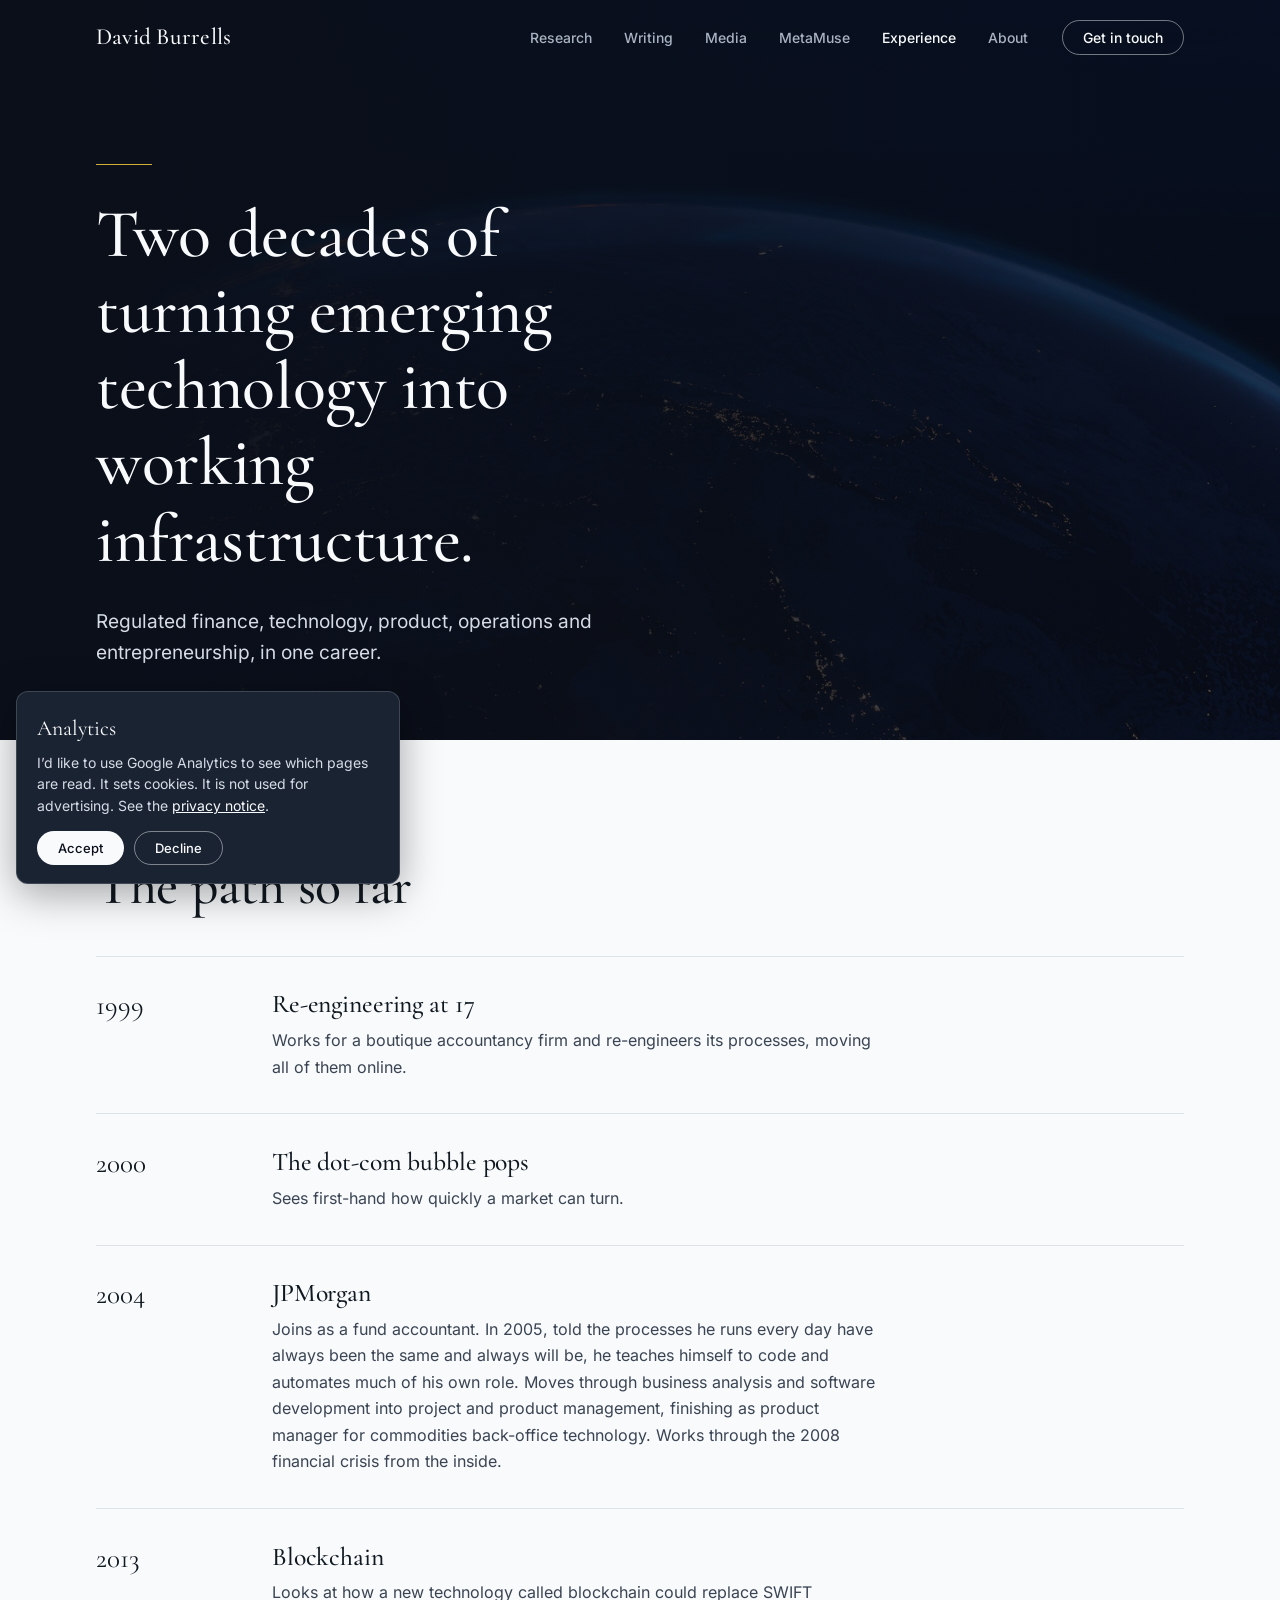
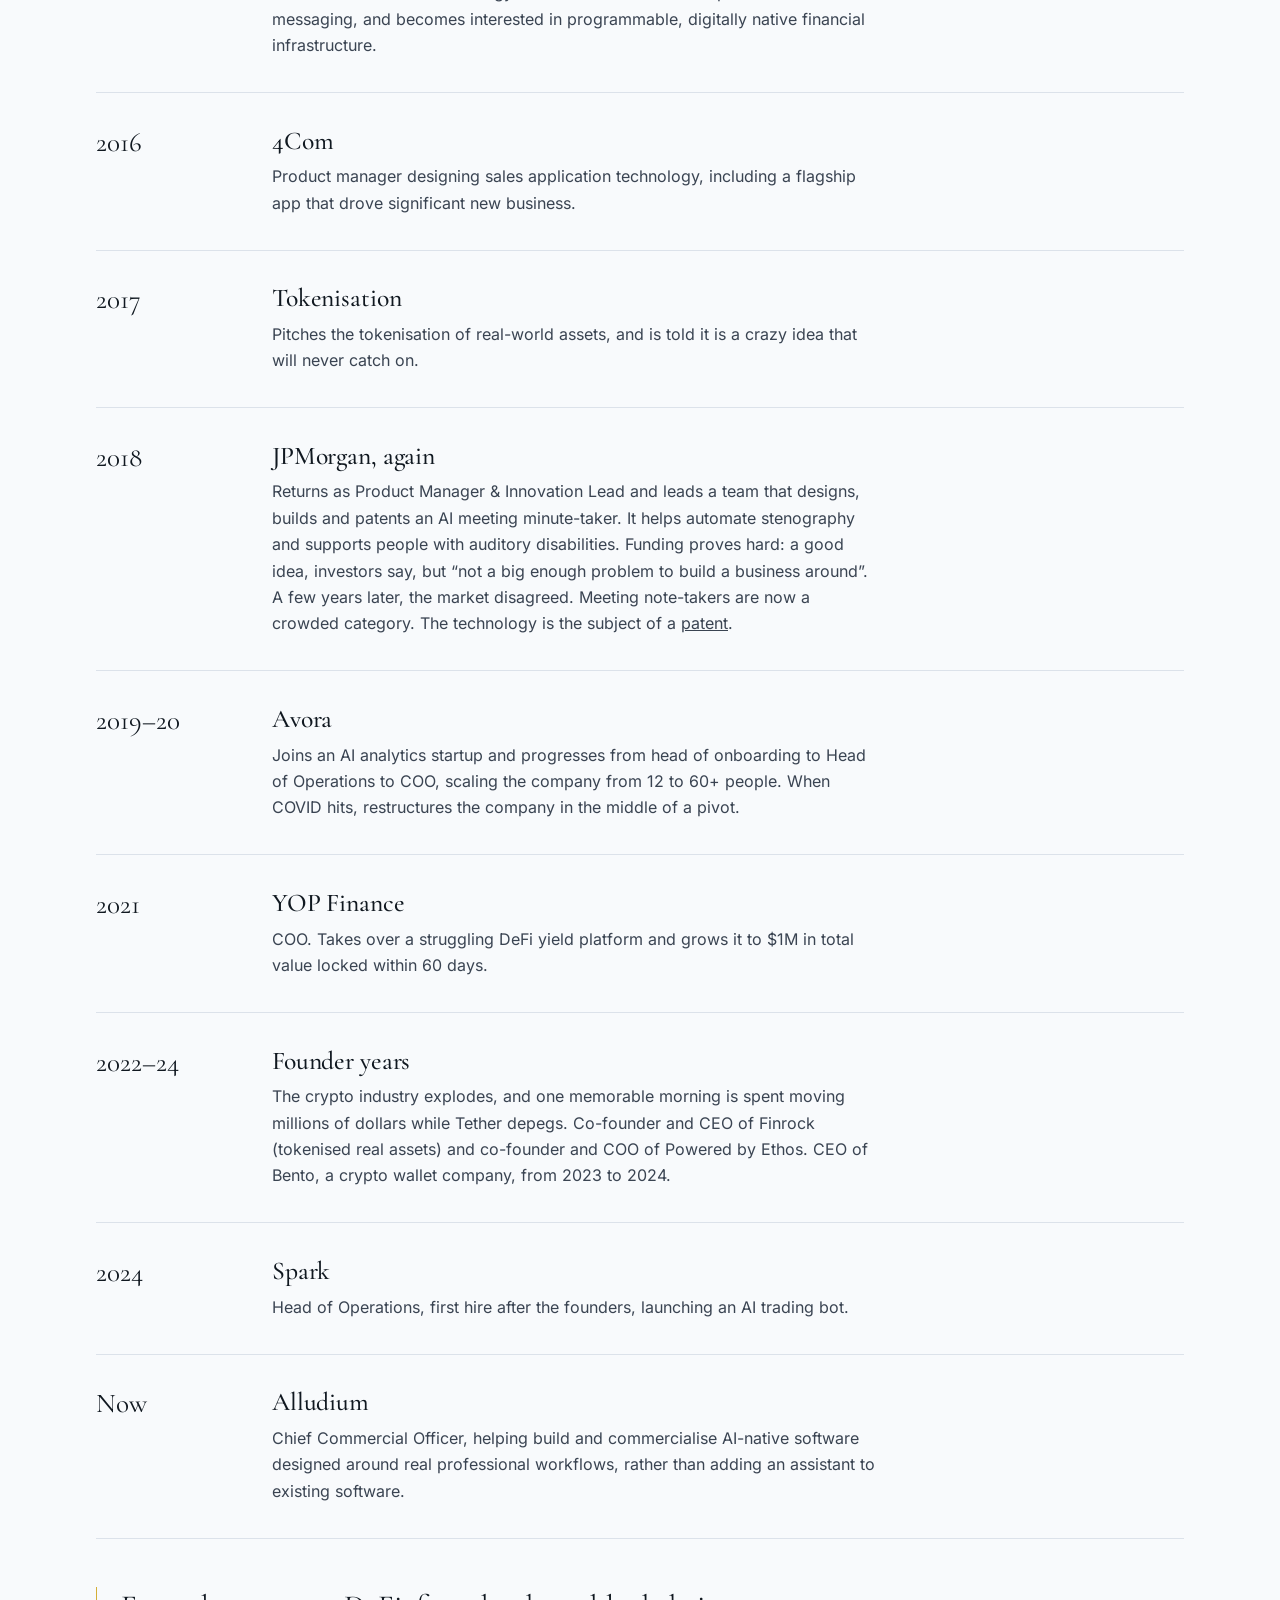
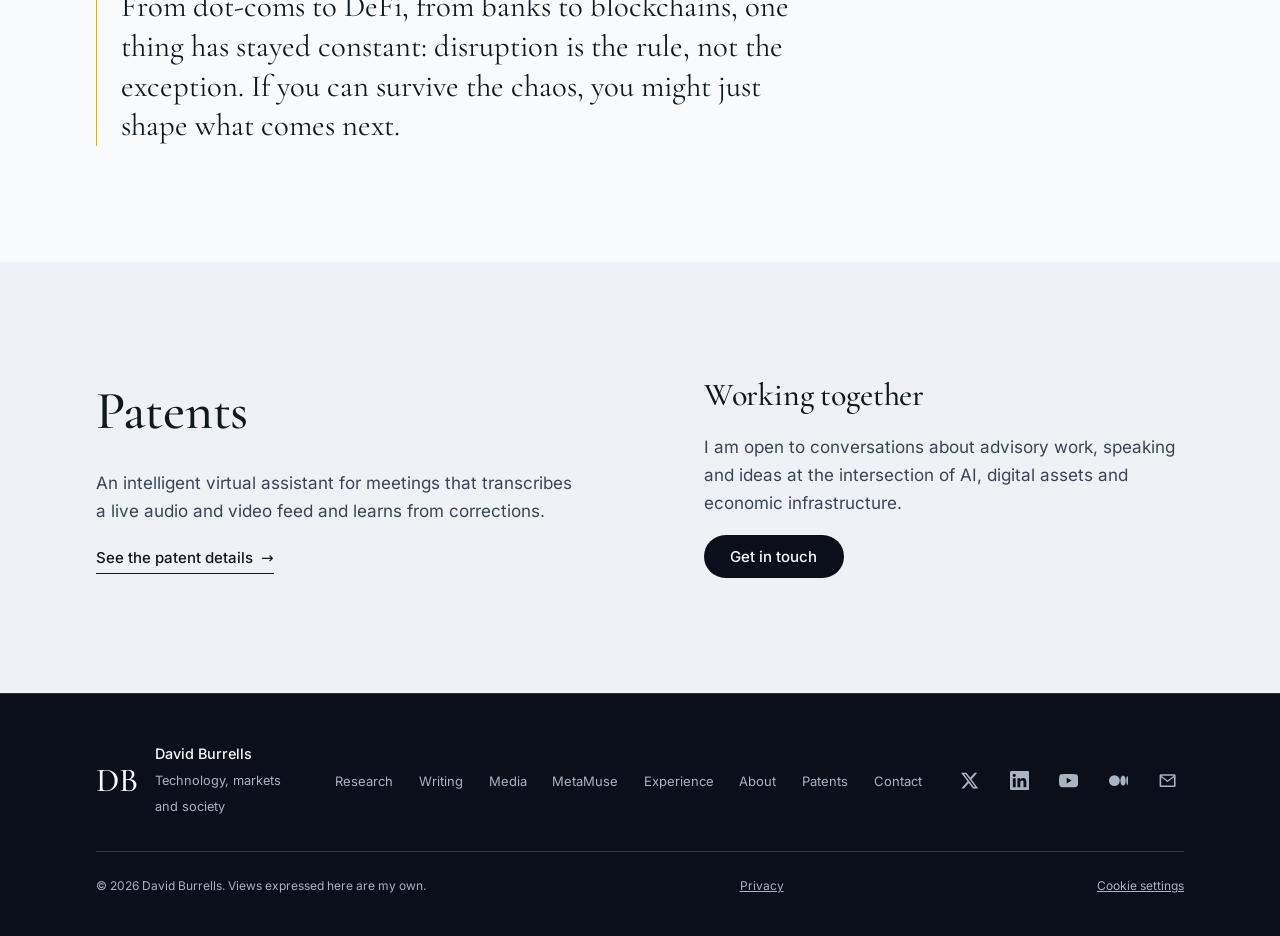
<file: experience.html>
<!doctype html>
<html lang="en-GB">
<head>
<meta charset="utf-8">
<meta name="viewport" content="width=device-width, initial-scale=1">
<title>Experience | David Burrells</title>
<meta name="description" content="Two decades across financial services, software, AI, fintech and crypto: from JPMorgan to startups and Alludium.">
<link rel="canonical" href="https://www.davidburrells.co.uk/experience.html">
<meta name="theme-color" content="#0A0F1A">
<link rel="icon" href="favicon.svg" type="image/svg+xml">
<link rel="preload" href="cg-500.woff2" as="font" type="font/woff2" crossorigin>
<link rel="preload" href="inter-400.woff2" as="font" type="font/woff2" crossorigin>
<meta property="og:type" content="website">
<meta property="og:site_name" content="David Burrells">
<meta property="og:title" content="Experience | David Burrells">
<meta property="og:description" content="Two decades across financial services, software, AI, fintech and crypto: from JPMorgan to startups and Alludium.">
<meta property="og:url" content="https://www.davidburrells.co.uk/experience.html">
<meta property="og:image" content="https://www.davidburrells.co.uk/og.jpg">
<meta name="twitter:card" content="summary_large_image">
<link rel="stylesheet" href="style.css?v=8">
</head>
<body>
<a class="skip" href="#main">Skip to content</a>
<header class="site-header">
  <div class="wrap">
    <a class="mark mark-name" href="index.html" aria-label="David Burrells, home">David Burrells</a>
    <button class="nav-toggle" type="button" aria-expanded="false" aria-controls="site-nav">Menu</button>
    <nav class="nav" id="site-nav" aria-label="Main">
      <ul><li><a href="research.html">Research</a></li><li><a href="writing.html">Writing</a></li><li><a href="media.html">Media</a></li><li><a href="metamuse.html">MetaMuse</a></li><li><a href="experience.html" aria-current="page">Experience</a></li><li><a href="about.html">About</a></li></ul>
      <a class="btn btn-outline on-dark btn-sm" href="contact.html">Get in touch</a>
    </nav>
  </div>
</header>
<main id="main">
<section class="page-head has-image" style="--head-img:url('hero-earth.jpg')">
  <div class="wrap">
    <hr class="rule">
    <h1>Two decades of turning emerging technology into working infrastructure.</h1>
    <p class="lede">Regulated finance, technology, product, operations and entrepreneurship, in one career.</p>
  </div>
</section>

<section class="section light" aria-labelledby="tl-h">
  <div class="wrap">
    <h2 class="h-lg" id="tl-h" style="margin-bottom:2.5rem">The path so far</h2>
    <ol class="timeline">
      <li><div class="when">1999</div><div><h3>Re-engineering at 17</h3><p>Works for a boutique accountancy firm and re-engineers its processes, moving all of them online.</p></div></li>
      <li><div class="when">2000</div><div><h3>The dot-com bubble pops</h3><p>Sees first-hand how quickly a market can turn.</p></div></li>
      <li><div class="when">2004</div><div><h3>JPMorgan</h3><p>Joins as a fund accountant. In 2005, told the processes he runs every day have always been the same and always will be, he teaches himself to code and automates much of his own role. Moves through business analysis and software development into project and product management, finishing as product manager for commodities back-office technology. Works through the 2008 financial crisis from the inside.</p></div></li>
      <li><div class="when">2013</div><div><h3>Blockchain</h3><p>Looks at how a new technology called blockchain could replace SWIFT messaging, and becomes interested in programmable, digitally native financial infrastructure.</p></div></li>
      <li><div class="when">2016</div><div><h3>4Com</h3><p>Product manager designing sales application technology, including a flagship app that drove significant new business.</p></div></li>
      <li><div class="when">2017</div><div><h3>Tokenisation</h3><p>Pitches the tokenisation of real-world assets, and is told it is a crazy idea that will never catch on.</p></div></li>
      <li><div class="when">2018</div><div><h3>JPMorgan, again</h3><p>Returns as Product Manager &amp; Innovation Lead and leads a team that designs, builds and patents an AI meeting minute-taker. It helps automate stenography and supports people with auditory disabilities. Funding proves hard: a good idea, investors say, but &ldquo;not a big enough problem to build a business around&rdquo;. A few years later, the market disagreed. Meeting note-takers are now a crowded category. The technology is the subject of a <a href="patents.html">patent</a>.</p></div></li>
      <li><div class="when">2019&ndash;20</div><div><h3>Avora</h3><p>Joins an AI analytics startup and progresses from head of onboarding to Head of Operations to COO, scaling the company from 12 to 60+ people. When COVID hits, restructures the company in the middle of a pivot.</p></div></li>
      <li><div class="when">2021</div><div><h3>YOP Finance</h3><p>COO. Takes over a struggling DeFi yield platform and grows it to $1M in total value locked within 60 days.</p></div></li>
      <li><div class="when">2022&ndash;24</div><div><h3>Founder years</h3><p>The crypto industry explodes, and one memorable morning is spent moving millions of dollars while Tether depegs. Co-founder and CEO of Finrock (tokenised real assets) and co-founder and COO of Powered by Ethos. CEO of Bento, a crypto wallet company, from 2023 to 2024.</p></div></li>
      <li><div class="when">2024</div><div><h3>Spark</h3><p>Head of Operations, first hire after the founders, launching an AI trading bot.</p></div></li>
      <li><div class="when">Now</div><div><h3>Alludium</h3><p>Chief Commercial Officer, helping build and commercialise AI-native software designed around real professional workflows, rather than adding an assistant to existing software.</p></div></li>
    </ol>
    <p class="timeline-close">From dot-coms to DeFi, from banks to blockchains, one thing has stayed constant: disruption is the rule, not the exception. If you can survive the chaos, you might just shape what comes next.</p>
  </div>
</section>

<section class="section alt">
  <div class="wrap split">
    <div class="copy">
      <h2 class="h-lg">Patents</h2>
      <p style="margin-top:1.75rem">An intelligent virtual assistant for meetings that transcribes a live audio and video feed and learns from corrections.</p>
      <a class="link-arrow" href="patents.html">See the patent details</a>
    </div>
    <div class="copy">
      <h2 class="h-lg" style="font-size:2rem">Working together</h2>
      <p style="margin-top:1.25rem">I am open to conversations about advisory work, speaking and ideas at the intersection of AI, digital assets and economic infrastructure.</p>
      <a class="btn btn-dark" href="contact.html">Get in touch</a>
    </div>
  </div>
</section>
</main>
<footer class="site-footer">
  <div class="wrap">
    <div class="footer-grid">
      <div class="footer-id"><a class="mark" href="index.html" aria-label="Home">DB</a><div><strong>David Burrells</strong><span>Technology, markets and society</span></div></div>
      <ul class="footer-nav"><li><a href="research.html">Research</a></li><li><a href="writing.html">Writing</a></li><li><a href="media.html">Media</a></li><li><a href="metamuse.html">MetaMuse</a></li><li><a href="experience.html">Experience</a></li><li><a href="about.html">About</a></li><li><a href="patents.html">Patents</a></li><li><a href="contact.html">Contact</a></li></ul>
      <div class="social"><a href="https://x.com/dburrells" aria-label="X" rel="me noopener" target="_blank"><svg viewBox="0 0 24 24" aria-hidden="true"><path d="M18.244 2.25h3.308l-7.227 8.26 8.502 11.24H16.17l-5.214-6.817L4.99 21.75H1.68l7.73-8.835L1.254 2.25H8.08l4.713 6.231zm-1.161 17.52h1.833L7.084 4.126H5.117z"/></svg></a><a href="https://www.linkedin.com/in/daveburrells/" aria-label="LinkedIn" rel="me noopener" target="_blank"><svg viewBox="0 0 24 24" aria-hidden="true"><path d="M20.447 20.452h-3.554v-5.569c0-1.328-.027-3.037-1.852-3.037-1.853 0-2.136 1.445-2.136 2.939v5.667H9.351V9h3.414v1.561h.046c.477-.9 1.637-1.85 3.37-1.85 3.601 0 4.267 2.37 4.267 5.455v6.286zM5.337 7.433a2.062 2.062 0 01-2.063-2.065 2.064 2.064 0 112.063 2.065zm1.782 13.019H3.555V9h3.564v11.452zM22.225 0H1.771C.792 0 0 .774 0 1.729v20.542C0 23.227.792 24 1.771 24h20.451C23.2 24 24 23.227 24 22.271V1.729C24 .774 23.2 0 22.222 0h.003z"/></svg></a><a href="https://www.youtube.com/@dburrells" aria-label="YouTube" rel="me noopener" target="_blank"><svg viewBox="0 0 24 24" aria-hidden="true"><path d="M23.5 6.2a3 3 0 00-2.1-2.1C19.5 3.6 12 3.6 12 3.6s-7.5 0-9.4.5A3 3 0 00.5 6.2C0 8.1 0 12 0 12s0 3.9.5 5.8a3 3 0 002.1 2.1c1.9.5 9.4.5 9.4.5s7.5 0 9.4-.5a3 3 0 002.1-2.1c.5-1.9.5-5.8.5-5.8s0-3.9-.5-5.8zM9.6 15.6V8.4l6.2 3.6-6.2 3.6z"/></svg></a><a href="https://medium.com/@dburrells" aria-label="Medium" rel="me noopener" target="_blank"><svg viewBox="0 0 24 24" aria-hidden="true"><path d="M13.54 12a6.8 6.8 0 01-6.77 6.82A6.8 6.8 0 010 12a6.8 6.8 0 016.77-6.82A6.8 6.8 0 0113.54 12zM20.96 12c0 3.54-1.51 6.42-3.38 6.42-1.87 0-3.39-2.88-3.39-6.42s1.52-6.42 3.39-6.42 3.38 2.88 3.38 6.42M24 12c0 3.17-.53 5.75-1.19 5.75-.66 0-1.19-2.58-1.19-5.75s.53-5.75 1.19-5.75C23.47 6.25 24 8.83 24 12z"/></svg></a><a href="mailto:me@davidburrells.co.uk" aria-label="Email"><svg viewBox="0 0 24 24" aria-hidden="true"><path d="M2 5.5A1.5 1.5 0 013.5 4h17A1.5 1.5 0 0122 5.5v13a1.5 1.5 0 01-1.5 1.5h-17A1.5 1.5 0 012 18.5v-13zm2.2.5L12 11.8 19.8 6H4.2zM20 7.9l-7.4 5.5a1 1 0 01-1.2 0L4 7.9V18h16V7.9z"/></svg></a></div>
    </div>
    <div class="legal"><span>&copy; 2026 David Burrells. Views expressed here are my own.</span><span><a href="privacy.html">Privacy</a></span></div>
  </div>
</footer>
<script src="main.js" defer></script>
</body>
</html>
</file>
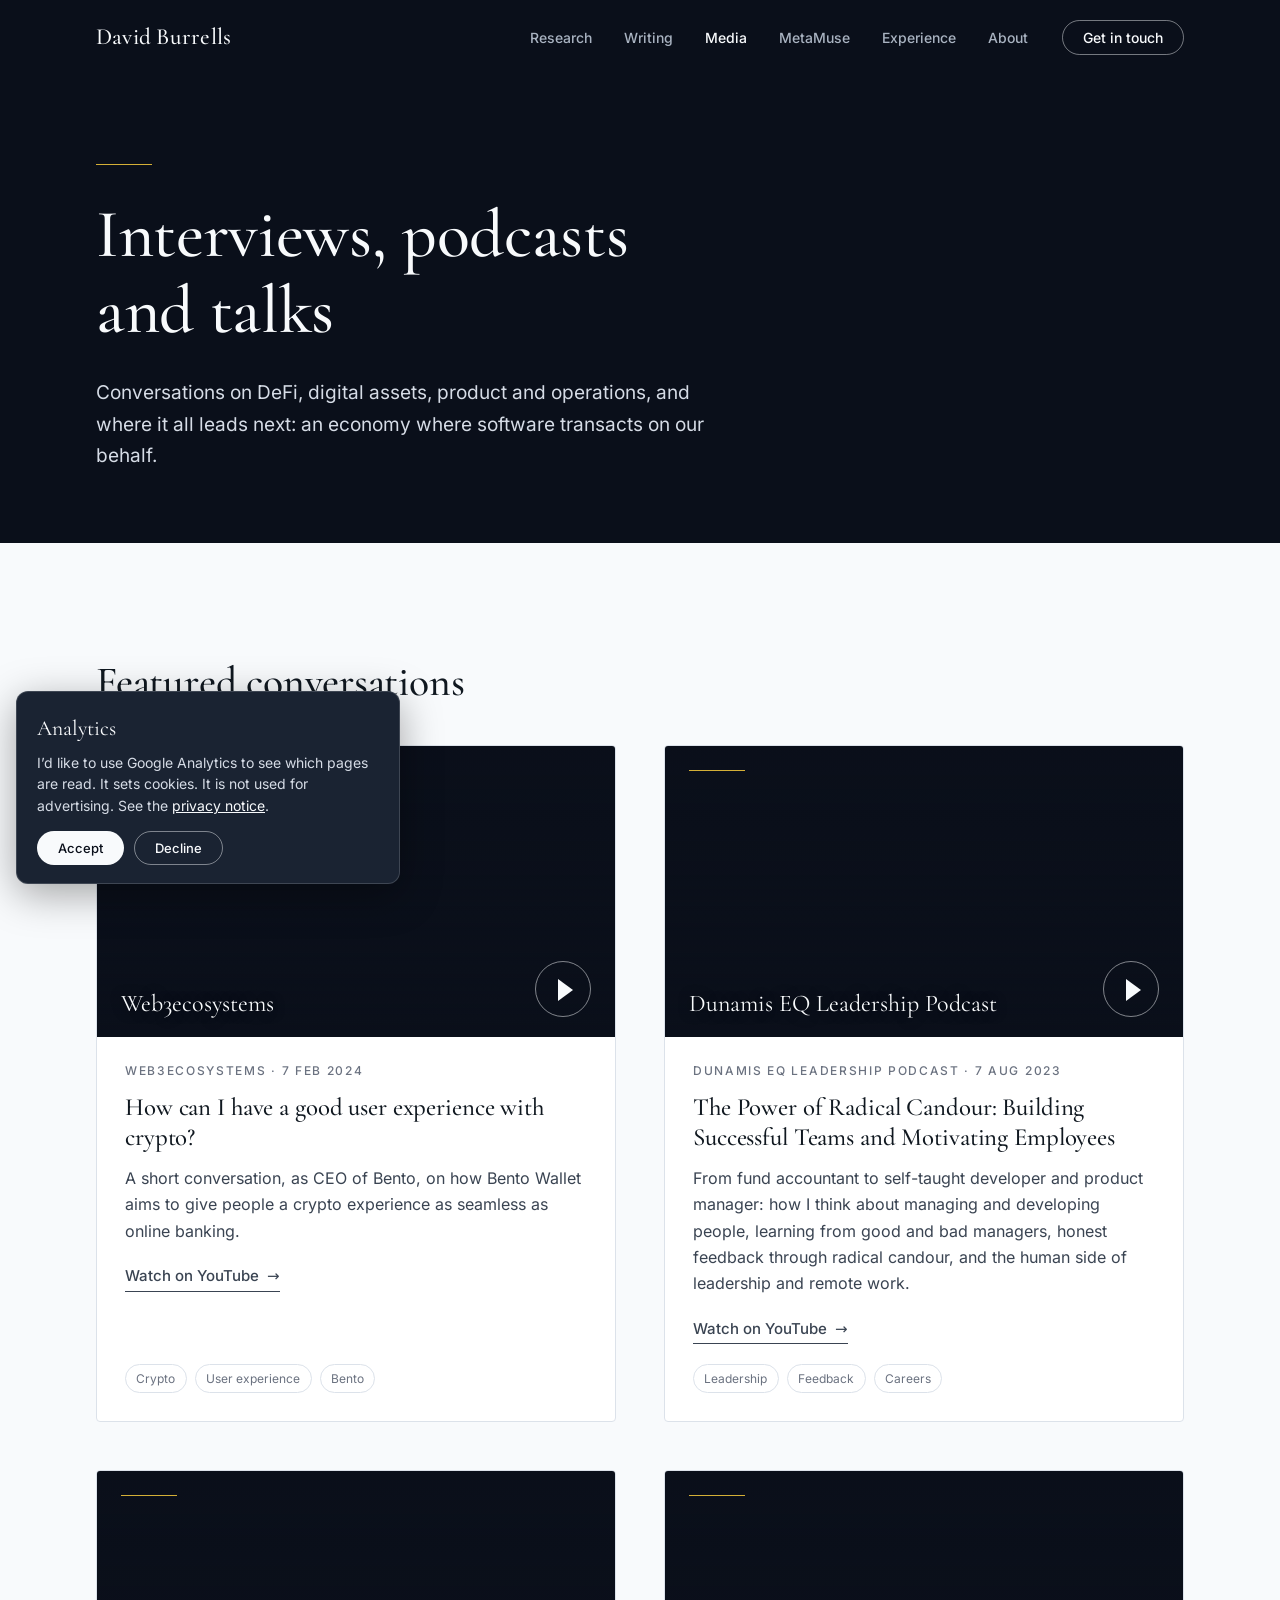
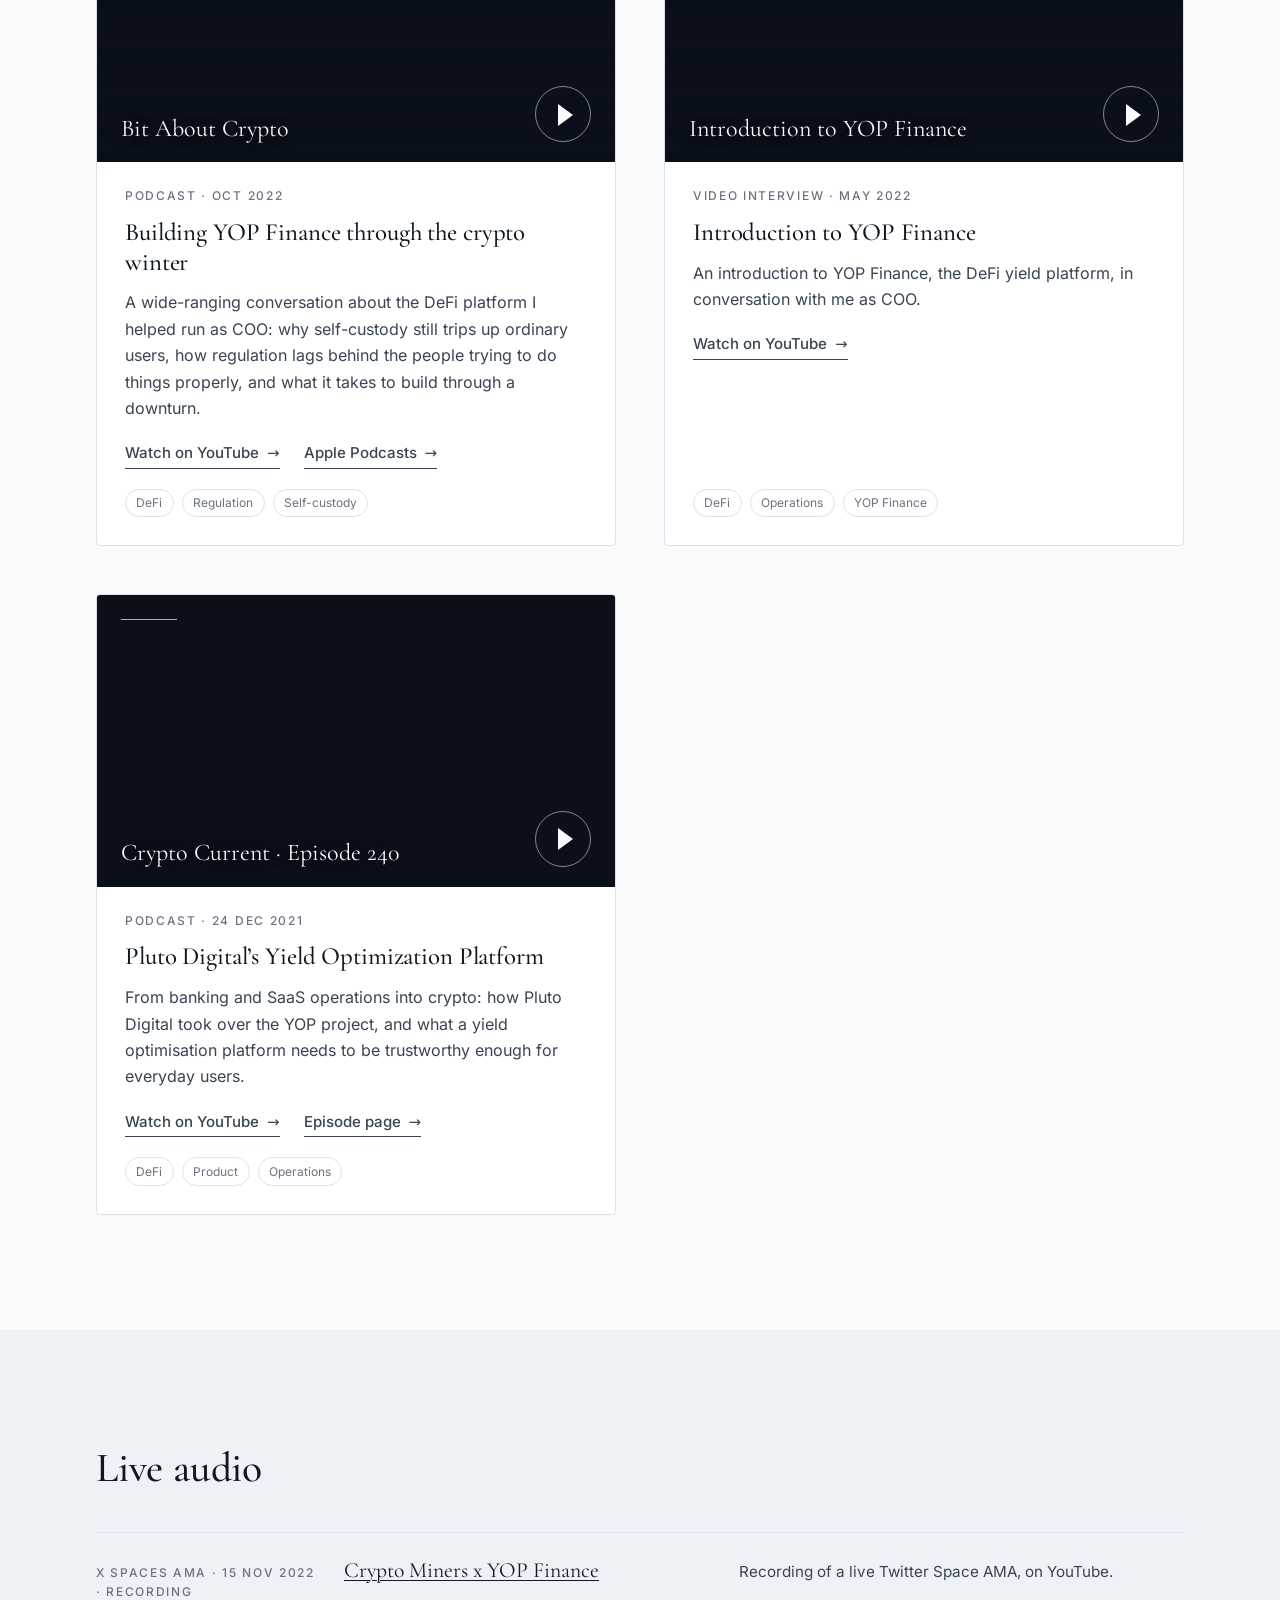
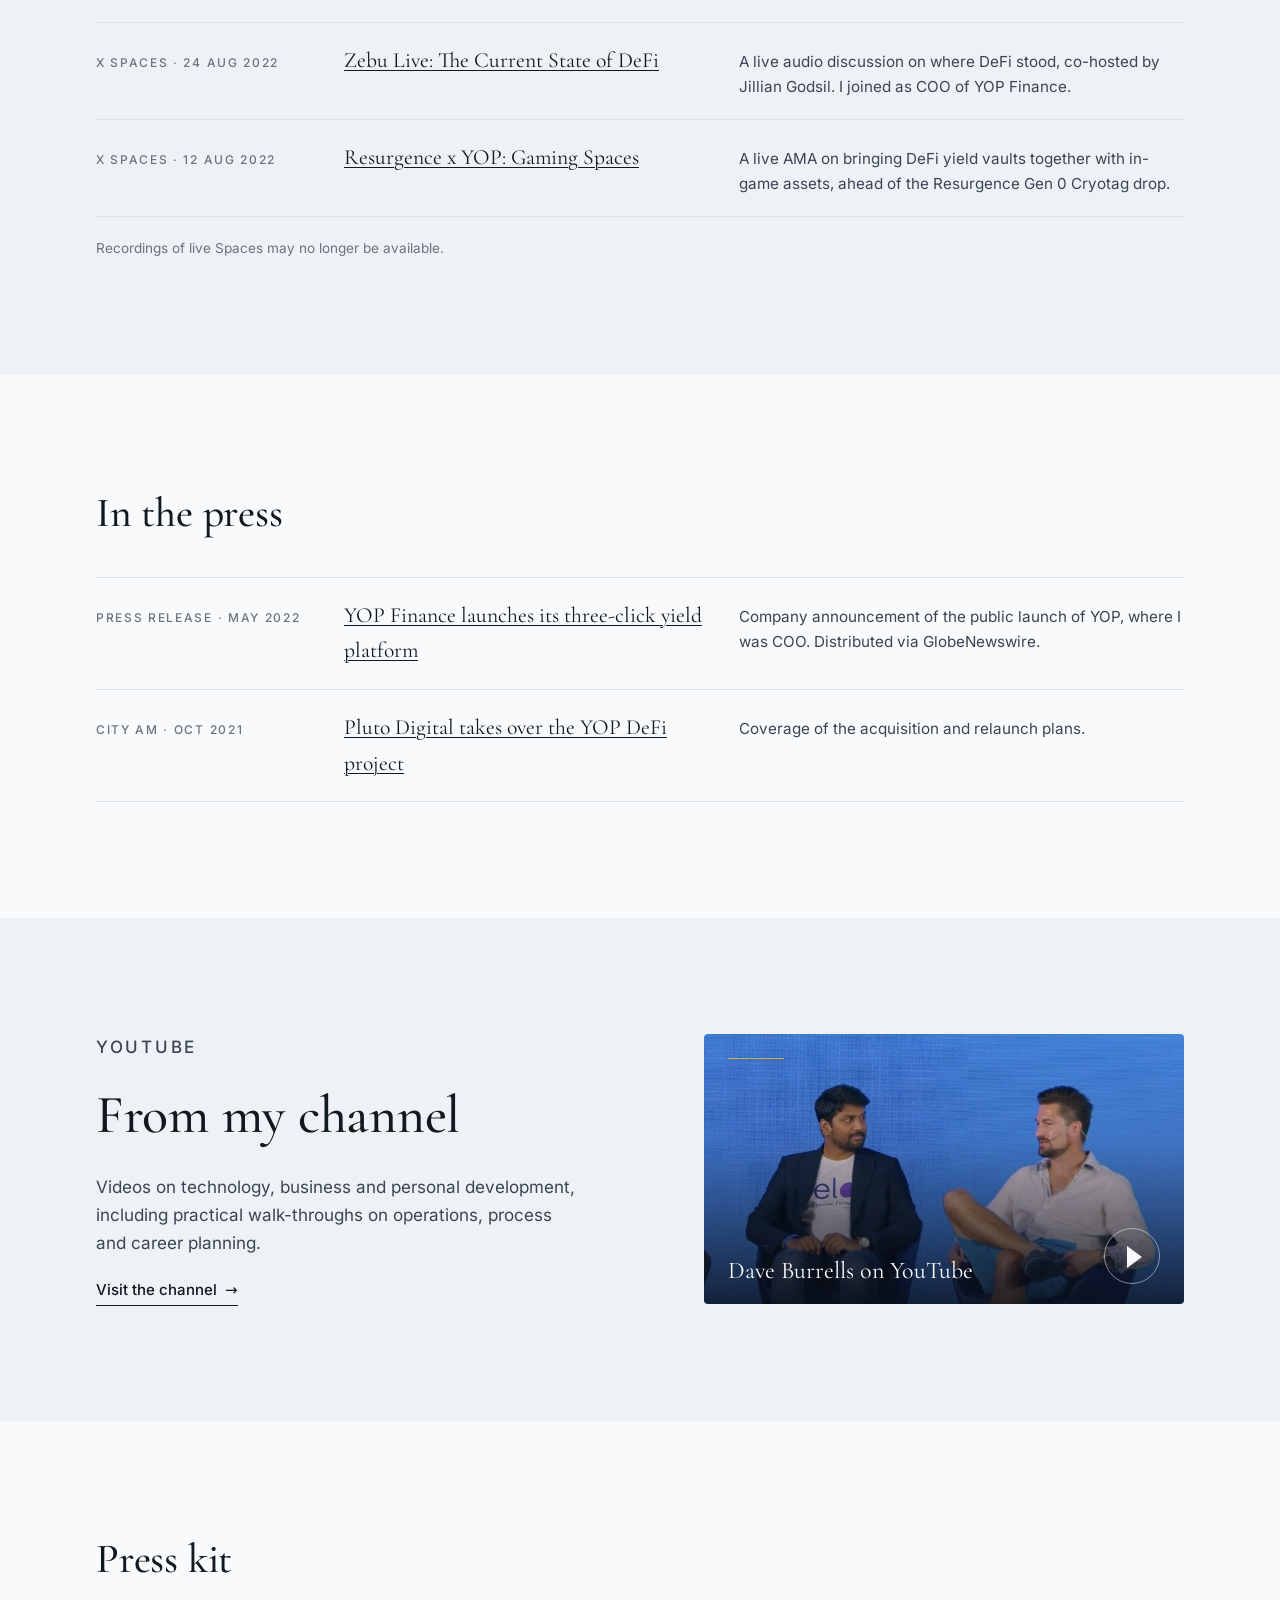
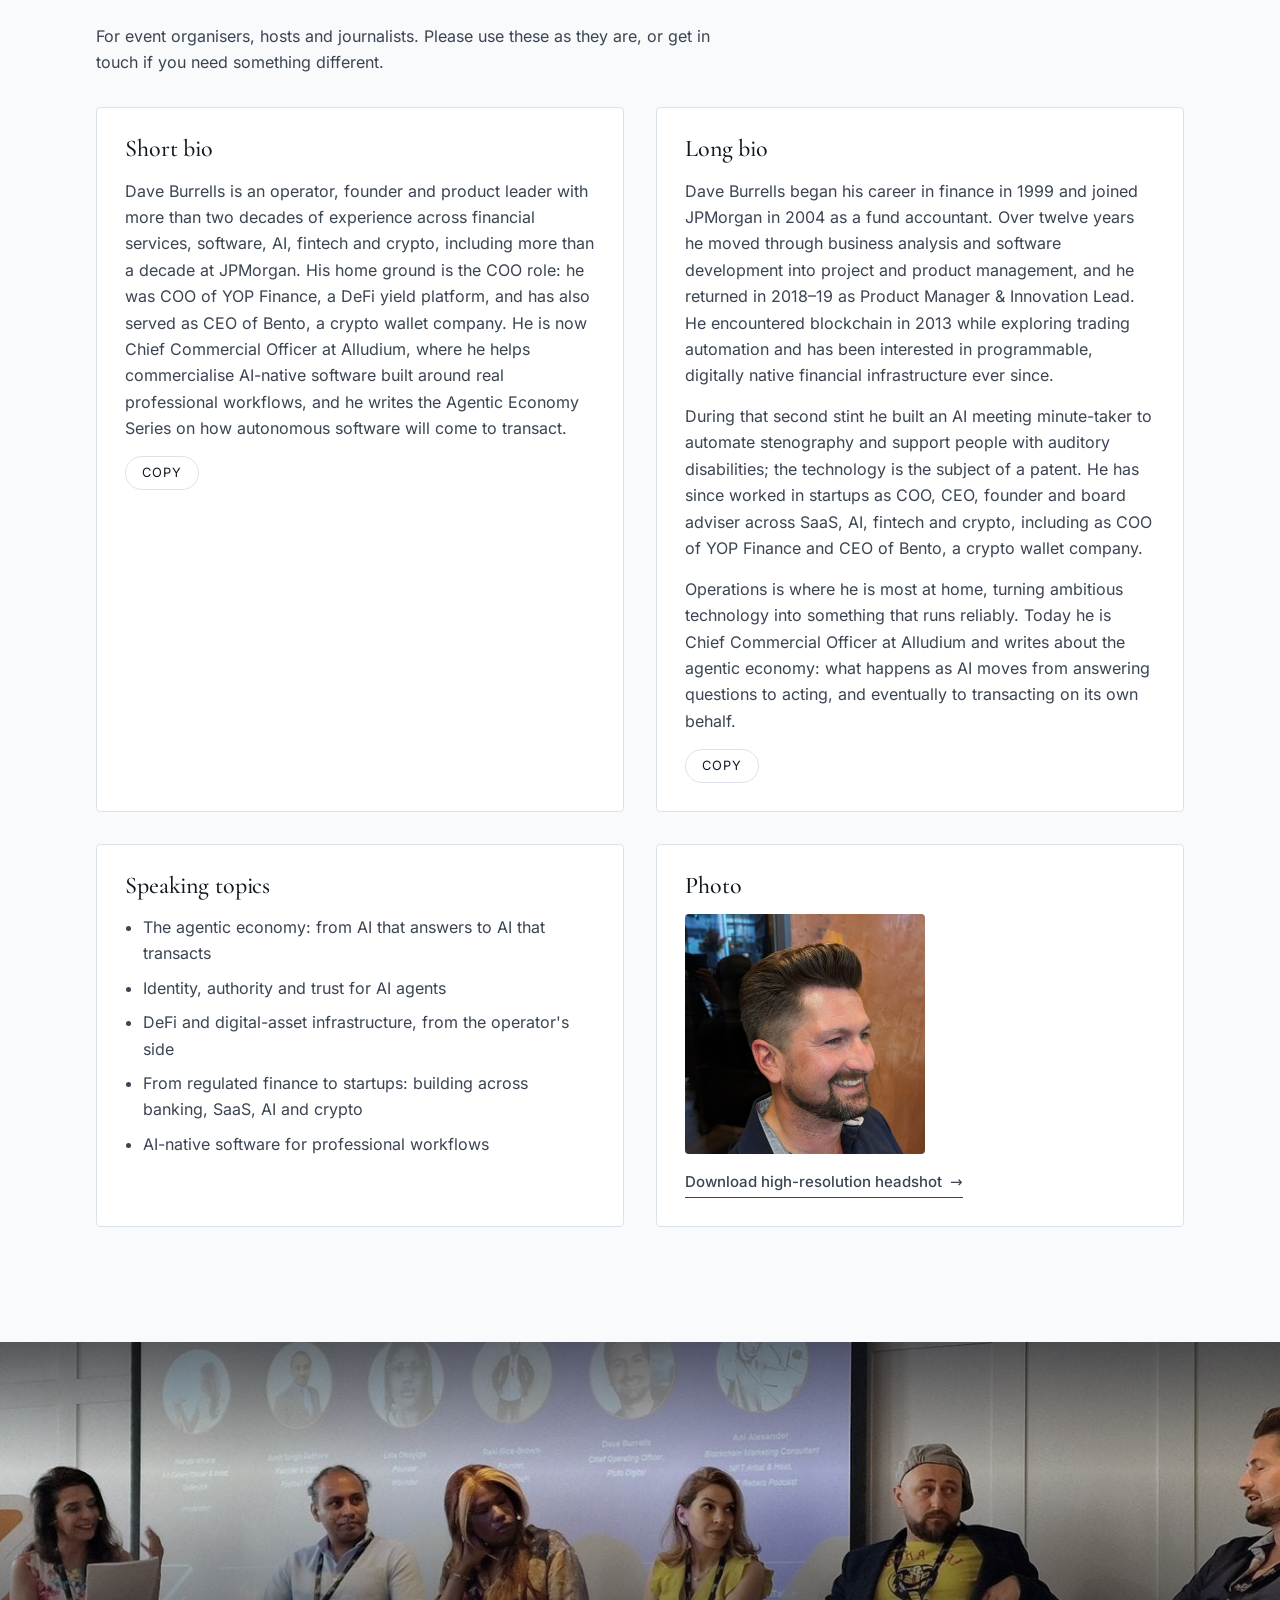
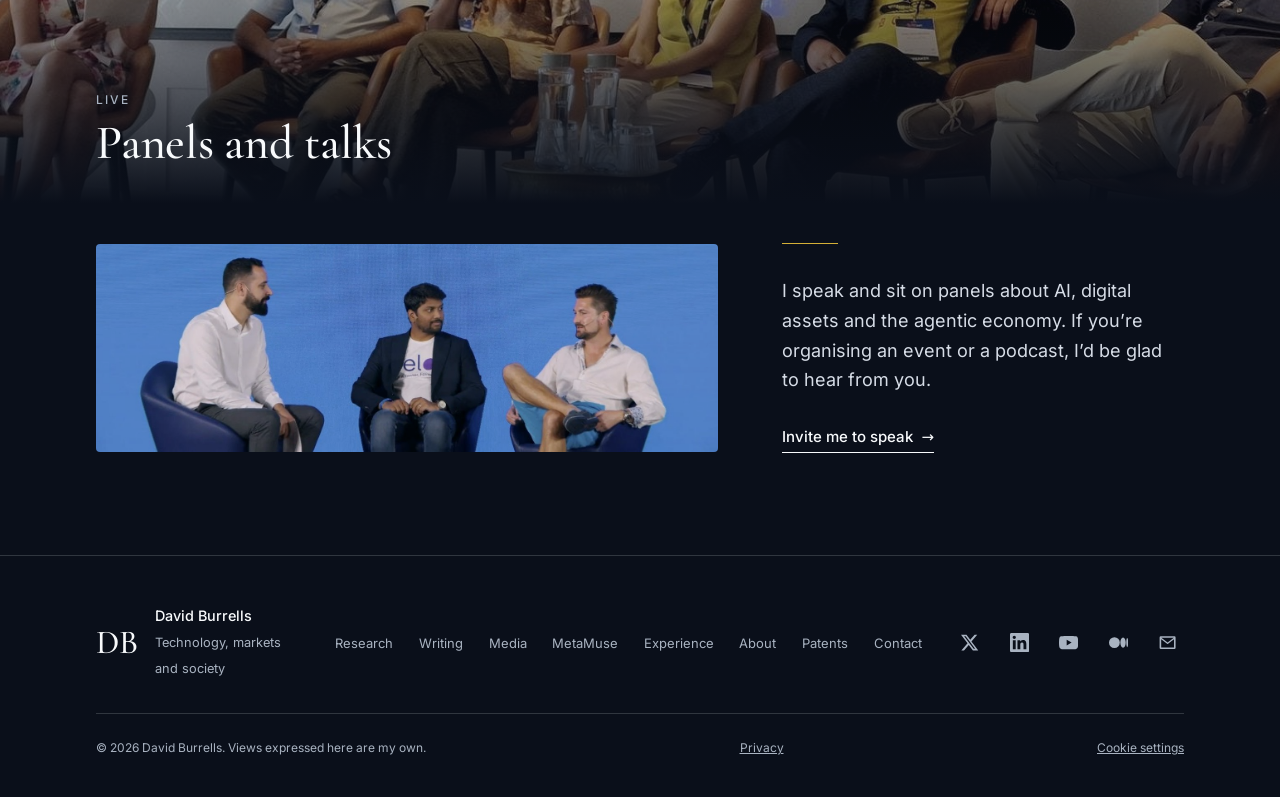
<file: media.html>
<!doctype html>
<html lang="en-GB">
<head>
<meta charset="utf-8">
<meta name="viewport" content="width=device-width, initial-scale=1">
<title>Media | David Burrells</title>
<meta name="description" content="Interviews, podcasts and talks on DeFi, digital assets, product and the agentic economy.">
<link rel="canonical" href="https://www.davidburrells.co.uk/media.html">
<meta name="theme-color" content="#0A0F1A">
<link rel="icon" href="favicon.svg" type="image/svg+xml">
<link rel="preload" href="cg-500.woff2" as="font" type="font/woff2" crossorigin>
<link rel="preload" href="inter-400.woff2" as="font" type="font/woff2" crossorigin>
<meta property="og:type" content="website">
<meta property="og:site_name" content="David Burrells">
<meta property="og:title" content="About | David Burrells">
<meta property="og:description" content="Interviews, podcasts and talks on DeFi, digital assets, product and the agentic economy.">
<meta property="og:url" content="https://www.davidburrells.co.uk/media.html">
<meta property="og:image" content="https://www.davidburrells.co.uk/og.jpg">
<meta name="twitter:card" content="summary_large_image">
<link rel="stylesheet" href="style.css?v=10">
</head>
<body>
<a class="skip" href="#main">Skip to content</a>
<header class="site-header">
  <div class="wrap">
    <a class="mark mark-name" href="index.html" aria-label="David Burrells, home">David Burrells</a>
    <button class="nav-toggle" type="button" aria-expanded="false" aria-controls="site-nav">Menu</button>
    <nav class="nav" id="site-nav" aria-label="Main">
      <ul><li><a href="research.html">Research</a></li><li><a href="writing.html">Writing</a></li><li><a href="media.html" aria-current="page">Media</a></li><li><a href="metamuse.html">MetaMuse</a></li><li><a href="experience.html">Experience</a></li><li><a href="about.html">About</a></li></ul>
      <a class="btn btn-outline on-dark btn-sm" href="contact.html">Get in touch</a>
    </nav>
  </div>
</header>
<main id="main">
<section class="page-head">
  <div class="wrap">
    <hr class="rule">
    <h1>Interviews, podcasts and talks</h1>
    <p class="lede">Conversations on DeFi, digital assets, product and operations, and where it all leads next: an economy where software transacts on our behalf.</p>
  </div>
</section>

<section class="section light" aria-labelledby="feat-h">
  <div class="wrap">
    <div class="section-head"><h2 id="feat-h">Featured conversations</h2></div>
    <div class="media-grid">
      <article class="media-card">
        <button class="video-poster" type="button" data-yt="qm9Q7u27eUM" style="--thumb:url(https://i.ytimg.com/vi/qm9Q7u27eUM/maxresdefault.jpg)" aria-label="Play: How can I have a good user experience with crypto?">
          <span class="play" aria-hidden="true"></span><span class="poster-label">Web3ecosystems</span>
        </button>
        <div class="media-body">
          <p class="meta-line">Web3ecosystems &middot; 7 Feb 2024</p>
          <h3>How can I have a good user experience with crypto?</h3>
          <p>A short conversation, as CEO of Bento, on how Bento Wallet aims to give people a crypto experience as seamless as online banking.</p>
          <p class="links"><a class="link-arrow" href="https://www.youtube.com/watch?v=qm9Q7u27eUM" target="_blank" rel="noopener">Watch on YouTube</a></p>
          <p class="tags"><span>Crypto</span><span>User experience</span><span>Bento</span></p>
        </div>
      </article>
      <article class="media-card">
        <button class="video-poster" type="button" data-yt="uG6Gm5uy7DM" style="--thumb:url(https://i.ytimg.com/vi/uG6Gm5uy7DM/maxresdefault.jpg)" aria-label="Play: The Power of Radical Candour">
          <span class="play" aria-hidden="true"></span><span class="poster-label">Dunamis EQ Leadership Podcast</span>
        </button>
        <div class="media-body">
          <p class="meta-line">Dunamis EQ Leadership Podcast &middot; 7 Aug 2023</p>
          <h3>The Power of Radical Candour: Building Successful Teams and Motivating Employees</h3>
          <p>From fund accountant to self-taught developer and product manager: how I think about managing and developing people, learning from good and bad managers, honest feedback through radical candour, and the human side of leadership and remote work.</p>
          <p class="links"><a class="link-arrow" href="https://www.youtube.com/watch?v=uG6Gm5uy7DM" target="_blank" rel="noopener">Watch on YouTube</a></p>
          <p class="tags"><span>Leadership</span><span>Feedback</span><span>Careers</span></p>
        </div>
      </article>
      <article class="media-card">
        <button class="video-poster" type="button" data-yt="adGn0bEH_vA" style="--thumb:url(https://i.ytimg.com/vi/adGn0bEH_vA/maxresdefault.jpg)" aria-label="Play: Bit About Crypto podcast with Dave Burrells">
          <span class="play" aria-hidden="true"></span><span class="poster-label">Bit About Crypto</span>
        </button>
        <div class="media-body">
          <p class="meta-line">Podcast &middot; Oct 2022</p>
          <h3>Building YOP Finance through the crypto winter</h3>
          <p>A wide-ranging conversation about the DeFi platform I helped run as COO: why self-custody still trips up ordinary users, how regulation lags behind the people trying to do things properly, and what it takes to build through a downturn.</p>
          <p class="links"><a class="link-arrow" href="https://www.youtube.com/watch?v=adGn0bEH_vA" target="_blank" rel="noopener">Watch on YouTube</a><a class="link-arrow" href="https://podcasts.apple.com/us/podcast/bit-about-crypto/id1570752309" target="_blank" rel="noopener">Apple Podcasts</a></p>
          <p class="tags"><span>DeFi</span><span>Regulation</span><span>Self-custody</span></p>
        </div>
      </article>
      <article class="media-card">
        <button class="video-poster" type="button" data-yt="PG1Yf_H92d4" style="--thumb:url(https://i.ytimg.com/vi/PG1Yf_H92d4/maxresdefault.jpg)" aria-label="Play: Introduction to YOP Finance">
          <span class="play" aria-hidden="true"></span><span class="poster-label">Introduction to YOP Finance</span>
        </button>
        <div class="media-body">
          <p class="meta-line">Video interview &middot; May 2022</p>
          <h3>Introduction to YOP Finance</h3>
          <p>An introduction to YOP Finance, the DeFi yield platform, in conversation with me as COO.</p>
          <p class="links"><a class="link-arrow" href="https://www.youtube.com/watch?v=PG1Yf_H92d4" target="_blank" rel="noopener">Watch on YouTube</a></p>
          <p class="tags"><span>DeFi</span><span>Operations</span><span>YOP Finance</span></p>
        </div>
      </article>
      <article class="media-card">
        <button class="video-poster" type="button" data-yt="3kBvqyU99Po" style="--thumb:url(https://i.ytimg.com/vi/3kBvqyU99Po/maxresdefault.jpg)" aria-label="Play: Crypto Current episode 240 with Dave Burrells">
          <span class="play" aria-hidden="true"></span><span class="poster-label">Crypto Current &middot; Episode 240</span>
        </button>
        <div class="media-body">
          <p class="meta-line">Podcast &middot; 24 Dec 2021</p>
          <h3>Pluto Digital&rsquo;s Yield Optimization Platform</h3>
          <p>From banking and SaaS operations into crypto: how Pluto Digital took over the YOP project, and what a yield optimisation platform needs to be trustworthy enough for everyday users.</p>
          <p class="links"><a class="link-arrow" href="https://www.youtube.com/watch?v=3kBvqyU99Po" target="_blank" rel="noopener">Watch on YouTube</a><a class="link-arrow" href="https://crypto-current.co/dave-burrells-pluto-digitals-yield-optimization-platform/" target="_blank" rel="noopener">Episode page</a></p>
          <p class="tags"><span>DeFi</span><span>Product</span><span>Operations</span></p>
        </div>
      </article>
    </div>
  </div>
</section>

<section class="section alt" aria-labelledby="live-audio-h">
  <div class="wrap">
    <div class="section-head"><h2 id="live-audio-h">Live audio</h2></div>
    <ul class="press-list">
      <li><span class="meta-line">X Spaces AMA &middot; 15 Nov 2022 &middot; recording</span><a href="https://www.youtube.com/watch?v=jZsbrF7geh0" target="_blank" rel="noopener">Crypto Miners x YOP Finance</a><span class="press-note">Recording of a live Twitter Space AMA, on YouTube.</span></li>
      <li><span class="meta-line">X Spaces &middot; 24 Aug 2022</span><a href="https://x.com/i/spaces/1YqKDqNWgnkGV" target="_blank" rel="noopener">Zebu Live: The Current State of DeFi</a><span class="press-note">A live audio discussion on where DeFi stood, co-hosted by Jillian Godsil. I joined as COO of YOP Finance.</span></li>
      <li><span class="meta-line">X Spaces &middot; 12 Aug 2022</span><a href="https://x.com/i/spaces/1RDGlgylyPlKL" target="_blank" rel="noopener">Resurgence x YOP: Gaming Spaces</a><span class="press-note">A live AMA on bringing DeFi yield vaults together with in-game assets, ahead of the Resurgence Gen 0 Cryotag drop.</span></li>
    </ul>
    <p class="fine">Recordings of live Spaces may no longer be available.</p>
  </div>
</section>

<section class="section light" aria-labelledby="press-h">
  <div class="wrap">
    <div class="section-head"><h2 id="press-h">In the press</h2></div>
    <ul class="press-list">
      <li><span class="meta-line">Press release &middot; May 2022</span><a href="https://finance.yahoo.com/news/yop-finance-launches-three-click-140100394.html" target="_blank" rel="noopener">YOP Finance launches its three-click yield platform</a><span class="press-note">Company announcement of the public launch of YOP, where I was COO. Distributed via GlobeNewswire.</span></li>
      <li><span class="meta-line">City AM &middot; Oct 2021</span><a href="https://www.cityam.com/yop-is-taken-over-by-pluto-digital/" target="_blank" rel="noopener">Pluto Digital takes over the YOP DeFi project</a><span class="press-note">Coverage of the acquisition and relaunch plans.</span></li>
    </ul>
  </div>
</section>

<section class="section alt" aria-labelledby="yt-h">
  <div class="wrap split">
    <div class="copy">
      <p class="eyebrow">YouTube</p>
      <h2 class="h-lg" id="yt-h">From my channel</h2>
      <p style="margin-top:1.75rem">Videos on technology, business and personal development, including practical walk-throughs on operations, process and career planning.</p>
      <a class="link-arrow" href="https://www.youtube.com/@dburrells" target="_blank" rel="noopener">Visit the channel</a>
    </div>
    <a class="video-poster yt-poster has-photo" href="https://www.youtube.com/@dburrells" target="_blank" rel="noopener" aria-label="Open Dave Burrells on YouTube">
      <span class="play" aria-hidden="true"></span><span class="poster-label">Dave Burrells on YouTube</span>
    </a>
  </div>
</section>

<section class="section light" id="press-kit" aria-labelledby="kit-h">
  <div class="wrap">
    <div class="section-head"><h2 id="kit-h">Press kit</h2></div>
    <p class="kit-intro">For event organisers, hosts and journalists. Please use these as they are, or get in touch if you need something different.</p>
    <div class="kit-grid">
      <article class="kit-card">
        <h3>Short bio</h3>
        <p id="bio-short">Dave Burrells is an operator, founder and product leader with more than two decades of experience across financial services, software, AI, fintech and crypto, including more than a decade at JPMorgan. His home ground is the COO role: he was COO of YOP Finance, a DeFi yield platform, and has also served as CEO of Bento, a crypto wallet company. He is now Chief Commercial Officer at Alludium, where he helps commercialise AI-native software built around real professional workflows, and he writes the Agentic Economy Series on how autonomous software will come to transact.</p>
        <button class="copy-btn" type="button" data-copy="bio-short">Copy</button>
      </article>
      <article class="kit-card">
        <h3>Long bio</h3>
        <p id="bio-long">Dave Burrells began his career in finance in 1999 and joined JPMorgan in 2004 as a fund accountant. Over twelve years he moved through business analysis and software development into project and product management, and he returned in 2018–19 as Product Manager &amp; Innovation Lead. He encountered blockchain in 2013 while exploring trading automation and has been interested in programmable, digitally native financial infrastructure ever since.</p>
        <p>During that second stint he built an AI meeting minute-taker to automate stenography and support people with auditory disabilities; the technology is the subject of a patent. He has since worked in startups as COO, CEO, founder and board adviser across SaaS, AI, fintech and crypto, including as COO of YOP Finance and CEO of Bento, a crypto wallet company.</p>
        <p>Operations is where he is most at home, turning ambitious technology into something that runs reliably. Today he is Chief Commercial Officer at Alludium and writes about the agentic economy: what happens as AI moves from answering questions to acting, and eventually to transacting on its own behalf.</p>
        <button class="copy-btn" type="button" data-copy="bio-long">Copy</button>
      </article>
      <article class="kit-card">
        <h3>Speaking topics</h3>
        <ul class="kit-list">
          <li>The agentic economy: from AI that answers to AI that transacts</li>
          <li>Identity, authority and trust for AI agents</li>
          <li>DeFi and digital-asset infrastructure, from the operator's side</li>
          <li>From regulated finance to startups: building across banking, SaaS, AI and crypto</li>
          <li>AI-native software for professional workflows</li>
        </ul>
      </article>
      <article class="kit-card kit-photo">
        <h3>Photo</h3>
        <img src="headshot-sm.jpg" alt="David Burrells" width="480" height="480" loading="lazy">
        <p class="links"><a class="link-arrow" href="davidburrells-headshot-hires.jpg" download>Download high-resolution headshot</a></p>
      </article>
    </div>
  </div>
</section>

<section class="stage dark" aria-labelledby="live-h">
  <div class="stage-hero">
    <img src="panel.jpg" alt="David Burrells on a conference panel with five other speakers" width="1500" height="500" loading="lazy">
    <div class="wrap stage-copy">
      <p class="eyebrow">Live</p>
      <h2 id="live-h">Panels and talks</h2>
    </div>
  </div>
  <div class="wrap stage-row">
    <figure><img src="stage.jpg" alt="David Burrells in conversation on stage with two other speakers" width="1500" height="500" loading="lazy"></figure>
    <div class="stage-text">
      <hr class="rule">
      <p>I speak and sit on panels about AI, digital assets and the agentic economy. If you&rsquo;re organising an event or a podcast, I&rsquo;d be glad to hear from you.</p>
      <a class="link-arrow" href="contact.html">Invite me to speak</a>
    </div>
  </div>
</section>
</main>
<footer class="site-footer">
  <div class="wrap">
    <div class="footer-grid">
      <div class="footer-id"><a class="mark" href="index.html" aria-label="Home">DB</a><div><strong>David Burrells</strong><span>Technology, markets and society</span></div></div>
      <ul class="footer-nav"><li><a href="research.html">Research</a></li><li><a href="writing.html">Writing</a></li><li><a href="media.html">Media</a></li><li><a href="metamuse.html">MetaMuse</a></li><li><a href="experience.html">Experience</a></li><li><a href="about.html">About</a></li><li><a href="patents.html">Patents</a></li><li><a href="contact.html">Contact</a></li></ul>
      <div class="social"><a href="https://x.com/dburrells" aria-label="X" rel="me noopener" target="_blank"><svg viewBox="0 0 24 24" aria-hidden="true"><path d="M18.244 2.25h3.308l-7.227 8.26 8.502 11.24H16.17l-5.214-6.817L4.99 21.75H1.68l7.73-8.835L1.254 2.25H8.08l4.713 6.231zm-1.161 17.52h1.833L7.084 4.126H5.117z"/></svg></a><a href="https://www.linkedin.com/in/daveburrells/" aria-label="LinkedIn" rel="me noopener" target="_blank"><svg viewBox="0 0 24 24" aria-hidden="true"><path d="M20.447 20.452h-3.554v-5.569c0-1.328-.027-3.037-1.852-3.037-1.853 0-2.136 1.445-2.136 2.939v5.667H9.351V9h3.414v1.561h.046c.477-.9 1.637-1.85 3.37-1.85 3.601 0 4.267 2.37 4.267 5.455v6.286zM5.337 7.433a2.062 2.062 0 01-2.063-2.065 2.064 2.064 0 112.063 2.065zm1.782 13.019H3.555V9h3.564v11.452zM22.225 0H1.771C.792 0 0 .774 0 1.729v20.542C0 23.227.792 24 1.771 24h20.451C23.2 24 24 23.227 24 22.271V1.729C24 .774 23.2 0 22.222 0h.003z"/></svg></a><a href="https://www.youtube.com/@dburrells" aria-label="YouTube" rel="me noopener" target="_blank"><svg viewBox="0 0 24 24" aria-hidden="true"><path d="M23.5 6.2a3 3 0 00-2.1-2.1C19.5 3.6 12 3.6 12 3.6s-7.5 0-9.4.5A3 3 0 00.5 6.2C0 8.1 0 12 0 12s0 3.9.5 5.8a3 3 0 002.1 2.1c1.9.5 9.4.5 9.4.5s7.5 0 9.4-.5a3 3 0 002.1-2.1c.5-1.9.5-5.8.5-5.8s0-3.9-.5-5.8zM9.6 15.6V8.4l6.2 3.6-6.2 3.6z"/></svg></a><a href="https://medium.com/@dburrells" aria-label="Medium" rel="me noopener" target="_blank"><svg viewBox="0 0 24 24" aria-hidden="true"><path d="M13.54 12a6.8 6.8 0 01-6.77 6.82A6.8 6.8 0 010 12a6.8 6.8 0 016.77-6.82A6.8 6.8 0 0113.54 12zM20.96 12c0 3.54-1.51 6.42-3.38 6.42-1.87 0-3.39-2.88-3.39-6.42s1.52-6.42 3.39-6.42 3.38 2.88 3.38 6.42M24 12c0 3.17-.53 5.75-1.19 5.75-.66 0-1.19-2.58-1.19-5.75s.53-5.75 1.19-5.75C23.47 6.25 24 8.83 24 12z"/></svg></a><a href="mailto:me@davidburrells.co.uk" aria-label="Email"><svg viewBox="0 0 24 24" aria-hidden="true"><path d="M2 5.5A1.5 1.5 0 013.5 4h17A1.5 1.5 0 0122 5.5v13a1.5 1.5 0 01-1.5 1.5h-17A1.5 1.5 0 012 18.5v-13zm2.2.5L12 11.8 19.8 6H4.2zM20 7.9l-7.4 5.5a1 1 0 01-1.2 0L4 7.9V18h16V7.9z"/></svg></a></div>
    </div>
    <div class="legal"><span>&copy; 2026 David Burrells. Views expressed here are my own.</span><span><a href="privacy.html">Privacy</a></span></div>
  </div>
</footer>
<script src="main.js" defer></script>
<script>document.querySelectorAll("[data-yt]").forEach(function(b){b.addEventListener("click",function(){var f=document.createElement("iframe");f.src="https://www.youtube-nocookie.com/embed/"+b.dataset.yt+"?autoplay=1&start=0";f.title="Video player";f.allow="autoplay; encrypted-media; picture-in-picture";f.allowFullscreen=true;f.className="video-frame";b.replaceWith(f);});});</script>
<script>document.querySelectorAll("[data-copy]").forEach(function(b){b.addEventListener("click",function(){var el=document.getElementById(b.dataset.copy),t=Array.prototype.map.call(el.parentNode.querySelectorAll("p"),function(p){return p.textContent}).join("\n\n");function done(){b.textContent="Copied";setTimeout(function(){b.textContent="Copy"},1800)}if(navigator.clipboard){navigator.clipboard.writeText(t).then(done,function(){})}else{done()}})});</script>
</body>
</html>
</file>
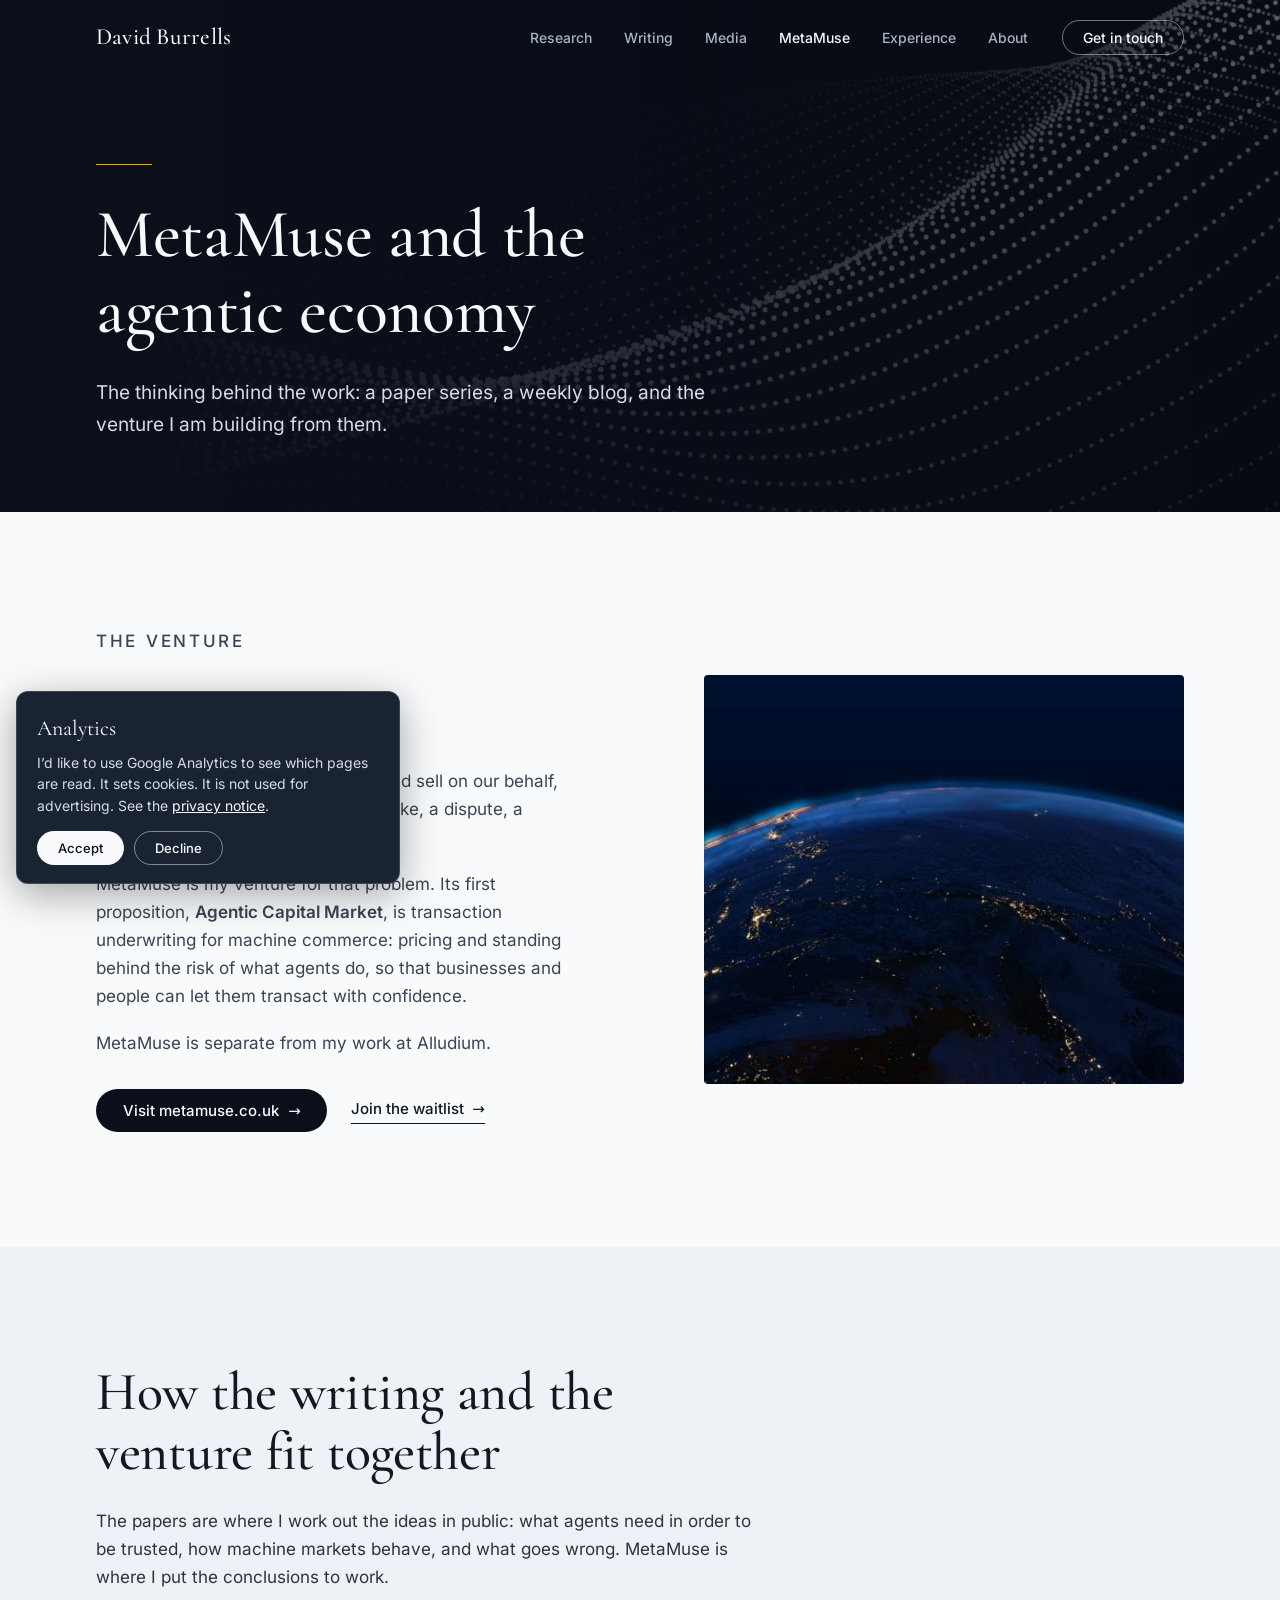
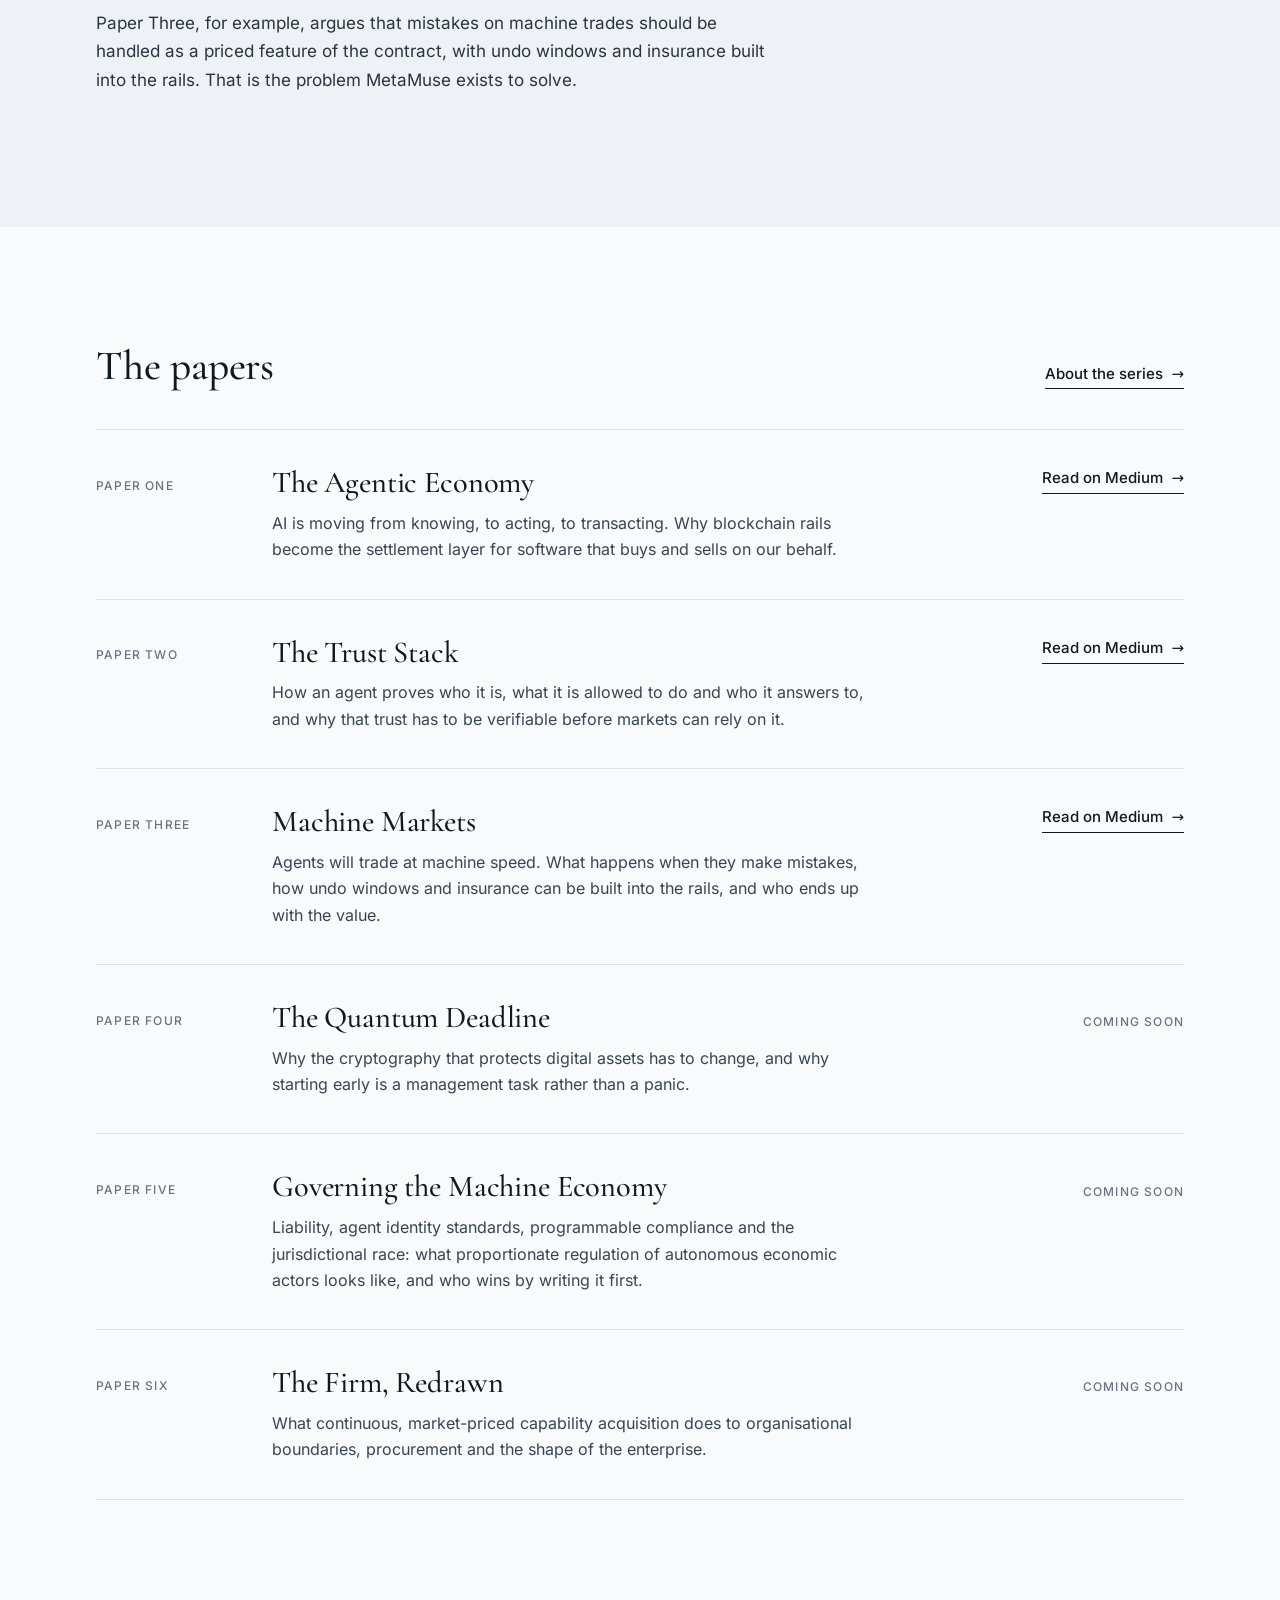
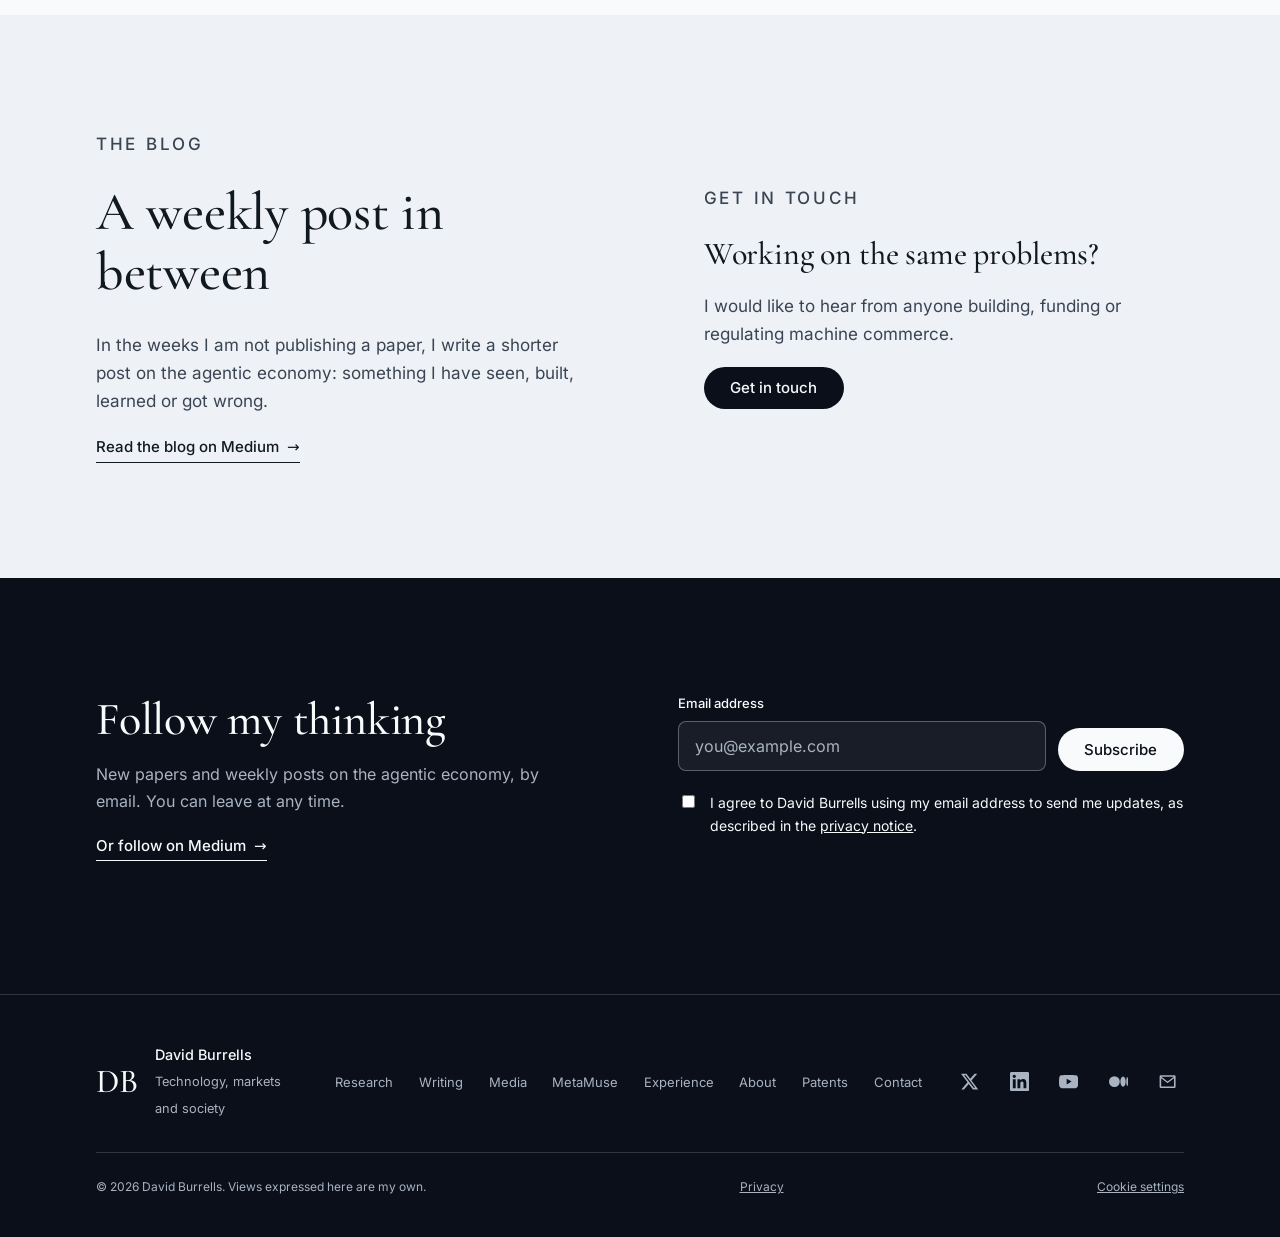
<file: metamuse.html>
<!doctype html>
<html lang="en-GB">
<head>
<meta charset="utf-8">
<meta name="viewport" content="width=device-width, initial-scale=1">
<title>MetaMuse and the agentic economy | David Burrells</title>
<meta name="description" content="An introduction to MetaMuse, David Burrells' venture, and to his Agentic Economy papers and weekly blog.">
<link rel="canonical" href="https://www.davidburrells.co.uk/metamuse.html">
<meta name="theme-color" content="#0A0F1A">
<link rel="icon" href="favicon.svg" type="image/svg+xml">
<link rel="preload" href="cg-500.woff2" as="font" type="font/woff2" crossorigin>
<link rel="preload" href="inter-400.woff2" as="font" type="font/woff2" crossorigin>
<meta property="og:type" content="website">
<meta property="og:site_name" content="David Burrells">
<meta property="og:title" content="MetaMuse and the agentic economy | David Burrells">
<meta property="og:description" content="An introduction to MetaMuse, David Burrells' venture, and to his Agentic Economy papers and weekly blog.">
<meta property="og:url" content="https://www.davidburrells.co.uk/metamuse.html">
<meta property="og:image" content="https://www.davidburrells.co.uk/og.jpg">
<meta name="twitter:card" content="summary_large_image">
<link rel="stylesheet" href="style.css?v=5">
</head>
<body>
<a class="skip" href="#main">Skip to content</a>
<header class="site-header">
  <div class="wrap">
    <a class="mark mark-name" href="index.html" aria-label="David Burrells, home">David Burrells</a>
    <button class="nav-toggle" type="button" aria-expanded="false" aria-controls="site-nav">Menu</button>
    <nav class="nav" id="site-nav" aria-label="Main">
      <ul><li><a href="research.html">Research</a></li><li><a href="writing.html">Writing</a></li><li><a href="media.html">Media</a></li><li><a href="metamuse.html" aria-current="page">MetaMuse</a></li><li><a href="experience.html">Experience</a></li><li><a href="about.html">About</a></li></ul>
      <a class="btn btn-outline on-dark btn-sm" href="contact.html">Get in touch</a>
    </nav>
  </div>
</header>
<main id="main">
<section class="page-head has-image" style="--head-img:url('wave.jpg')">
  <div class="wrap">
    <hr class="rule">
    <h1>MetaMuse and the agentic economy</h1>
    <p class="lede">The thinking behind the work: a paper series, a weekly blog, and the venture I am building from them.</p>
  </div>
</section>

<section class="section light" aria-labelledby="mm-h">
  <div class="wrap split">
    <div class="copy">
      <p class="eyebrow">The venture</p>
      <h2 class="h-lg" id="mm-h">MetaMuse</h2>
      <p style="margin-top:1.75rem">When software agents start to buy and sell on our behalf, every transaction carries risk: a mistake, a dispute, a counterparty that does not deliver.</p>
      <p>MetaMuse is my venture for that problem. Its first proposition, <strong>Agentic Capital Market</strong>, is transaction underwriting for machine commerce: pricing and standing behind the risk of what agents do, so that businesses and people can let them transact with confidence.</p>
      <p style="margin-bottom:2rem">MetaMuse is separate from my work at Alludium.</p>
      <div class="actions">
        <a class="btn btn-dark" href="https://www.metamuse.co.uk" target="_blank" rel="noopener">Visit metamuse.co.uk <span aria-hidden="true">&rarr;</span></a>
        <a class="link-arrow" href="https://www.metamuse.co.uk/waitlist.html" target="_blank" rel="noopener">Join the waitlist</a>
      </div>
    </div>
    <figure><img src="earth-sm.jpg" alt="The Earth at night, with city lights tracing the continents" width="760" height="428" loading="lazy" style="object-position:40% 55%"></figure>
  </div>
</section>

<section class="section alt" aria-labelledby="how-h">
  <div class="wrap">
    <h2 class="h-lg" id="how-h" style="max-width:22ch;margin-bottom:1.5rem">How the writing and the venture fit together</h2>
    <div class="prose" style="max-width:42rem">
      <p>The papers are where I work out the ideas in public: what agents need in order to be trusted, how machine markets behave, and what goes wrong. MetaMuse is where I put the conclusions to work.</p>
      <p>Paper Three, for example, argues that mistakes on machine trades should be handled as a priced feature of the contract, with undo windows and insurance built into the rails. That is the problem MetaMuse exists to solve.</p>
    </div>
  </div>
</section>

<section class="section light" aria-labelledby="ps-h">
  <div class="wrap">
    <div class="section-head"><h2 id="ps-h">The papers</h2><a class="link-arrow" href="research.html">About the series</a></div>
    <div class="papers"><article class="paper">
  <div class="num">Paper One</div>
  <div><h3>The Agentic Economy</h3><p>AI is moving from knowing, to acting, to transacting. Why blockchain rails become the settlement layer for software that buys and sells on our behalf.</p></div>
  <a class="link-arrow" href="https://medium.com/@dburrells/the-agentic-economy-series-paper-one-7b1a65b8231a" target="_blank" rel="noopener">Read on Medium</a>
</article><article class="paper">
  <div class="num">Paper Two</div>
  <div><h3>The Trust Stack</h3><p>How an agent proves who it is, what it is allowed to do and who it answers to, and why that trust has to be verifiable before markets can rely on it.</p></div>
  <a class="link-arrow" href="https://medium.com/@dburrells/the-agentic-economy-series-paper-two-6539ee7f7981" target="_blank" rel="noopener">Read on Medium</a>
</article><article class="paper">
  <div class="num">Paper Three</div>
  <div><h3>Machine Markets</h3><p>Agents will trade at machine speed. What happens when they make mistakes, how undo windows and insurance can be built into the rails, and who ends up with the value.</p></div>
  <a class="link-arrow" href="https://medium.com/@dburrells/the-agentic-economy-series-paper-three-6ba6d0579704" target="_blank" rel="noopener">Read on Medium</a>
</article><article class="paper">
  <div class="num">Paper Four</div>
  <div><h3>The Quantum Deadline</h3><p>Why the cryptography that protects digital assets has to change, and why starting early is a management task rather than a panic.</p></div>
  <span class="soon">Coming soon</span>
</article><article class="paper">
  <div class="num">Paper Five</div>
  <div><h3>Governing the Machine Economy</h3><p>Liability, agent identity standards, programmable compliance and the jurisdictional race: what proportionate regulation of autonomous economic actors looks like, and who wins by writing it first.</p></div>
  <span class="soon">Coming soon</span>
</article><article class="paper">
  <div class="num">Paper Six</div>
  <div><h3>The Firm, Redrawn</h3><p>What continuous, market-priced capability acquisition does to organisational boundaries, procurement and the shape of the enterprise.</p></div>
  <span class="soon">Coming soon</span>
</article></div>
  </div>
</section>

<section class="section alt" aria-labelledby="bl-h">
  <div class="wrap split">
    <div class="copy">
      <p class="eyebrow">The blog</p>
      <h2 class="h-lg" id="bl-h">A weekly post in between</h2>
      <p style="margin-top:1.75rem">In the weeks I am not publishing a paper, I write a shorter post on the agentic economy: something I have seen, built, learned or got wrong.</p>
      <a class="link-arrow" href="https://dburrells.medium.com" target="_blank" rel="noopener">Read the blog on Medium</a>
    </div>
    <div class="copy">
      <p class="eyebrow">Get in touch</p>
      <h2 class="h-lg" style="font-size:2rem">Working on the same problems?</h2>
      <p style="margin-top:1.25rem">I would like to hear from anyone building, funding or regulating machine commerce.</p>
      <a class="btn btn-dark" href="contact.html">Get in touch</a>
    </div>
  </div>
</section>

<section class="section dark" id="follow" aria-labelledby="follow-h">
  <div class="wrap follow-grid">
    <div>
      <h2 id="follow-h">Follow my thinking</h2>
      <p class="muted" style="max-width:30rem">New papers and weekly posts on the agentic economy, by email. You can leave at any time.</p>
      <p><a class="link-arrow" href="https://medium.com/@dburrells" target="_blank" rel="noopener">Or follow on Medium</a></p>
    </div>
    <form class="form" data-form="follow" novalidate>
      <div class="inline-form">
        <div class="field"><label for="f-email">Email address</label><input id="f-email" name="email" type="email" autocomplete="email" required placeholder="you@example.com"></div>
        <button class="btn btn-light" type="submit">Subscribe</button>
      </div>
      <div class="hp" aria-hidden="true"><label for="f-web">Website</label><input id="f-web" name="company_website" type="text" tabindex="-1" autocomplete="off"></div>
      <div class="field check"><input id="f-consent" name="consent" type="checkbox" required><label for="f-consent">I agree to David Burrells using my email address to send me updates, as described in the <a href="privacy.html">privacy notice</a>.</label></div>
      <p class="form-status" role="status" aria-live="polite"></p>
    </form>
  </div>
</section>
</main>
<footer class="site-footer">
  <div class="wrap">
    <div class="footer-grid">
      <div class="footer-id"><a class="mark" href="index.html" aria-label="Home">DB</a><div><strong>David Burrells</strong><span>Technology, markets and society</span></div></div>
      <ul class="footer-nav"><li><a href="research.html">Research</a></li><li><a href="writing.html">Writing</a></li><li><a href="media.html">Media</a></li><li><a href="metamuse.html">MetaMuse</a></li><li><a href="experience.html">Experience</a></li><li><a href="about.html">About</a></li><li><a href="patents.html">Patents</a></li><li><a href="contact.html">Contact</a></li></ul>
      <div class="social"><a href="https://x.com/dburrells" aria-label="X" rel="me noopener" target="_blank"><svg viewBox="0 0 24 24" aria-hidden="true"><path d="M18.244 2.25h3.308l-7.227 8.26 8.502 11.24H16.17l-5.214-6.817L4.99 21.75H1.68l7.73-8.835L1.254 2.25H8.08l4.713 6.231zm-1.161 17.52h1.833L7.084 4.126H5.117z"/></svg></a><a href="https://www.linkedin.com/in/daveburrells/" aria-label="LinkedIn" rel="me noopener" target="_blank"><svg viewBox="0 0 24 24" aria-hidden="true"><path d="M20.447 20.452h-3.554v-5.569c0-1.328-.027-3.037-1.852-3.037-1.853 0-2.136 1.445-2.136 2.939v5.667H9.351V9h3.414v1.561h.046c.477-.9 1.637-1.85 3.37-1.85 3.601 0 4.267 2.37 4.267 5.455v6.286zM5.337 7.433a2.062 2.062 0 01-2.063-2.065 2.064 2.064 0 112.063 2.065zm1.782 13.019H3.555V9h3.564v11.452zM22.225 0H1.771C.792 0 0 .774 0 1.729v20.542C0 23.227.792 24 1.771 24h20.451C23.2 24 24 23.227 24 22.271V1.729C24 .774 23.2 0 22.222 0h.003z"/></svg></a><a href="https://www.youtube.com/@dburrells" aria-label="YouTube" rel="me noopener" target="_blank"><svg viewBox="0 0 24 24" aria-hidden="true"><path d="M23.5 6.2a3 3 0 00-2.1-2.1C19.5 3.6 12 3.6 12 3.6s-7.5 0-9.4.5A3 3 0 00.5 6.2C0 8.1 0 12 0 12s0 3.9.5 5.8a3 3 0 002.1 2.1c1.9.5 9.4.5 9.4.5s7.5 0 9.4-.5a3 3 0 002.1-2.1c.5-1.9.5-5.8.5-5.8s0-3.9-.5-5.8zM9.6 15.6V8.4l6.2 3.6-6.2 3.6z"/></svg></a><a href="https://medium.com/@dburrells" aria-label="Medium" rel="me noopener" target="_blank"><svg viewBox="0 0 24 24" aria-hidden="true"><path d="M13.54 12a6.8 6.8 0 01-6.77 6.82A6.8 6.8 0 010 12a6.8 6.8 0 016.77-6.82A6.8 6.8 0 0113.54 12zM20.96 12c0 3.54-1.51 6.42-3.38 6.42-1.87 0-3.39-2.88-3.39-6.42s1.52-6.42 3.39-6.42 3.38 2.88 3.38 6.42M24 12c0 3.17-.53 5.75-1.19 5.75-.66 0-1.19-2.58-1.19-5.75s.53-5.75 1.19-5.75C23.47 6.25 24 8.83 24 12z"/></svg></a><a href="mailto:me@davidburrells.co.uk" aria-label="Email"><svg viewBox="0 0 24 24" aria-hidden="true"><path d="M2 5.5A1.5 1.5 0 013.5 4h17A1.5 1.5 0 0122 5.5v13a1.5 1.5 0 01-1.5 1.5h-17A1.5 1.5 0 012 18.5v-13zm2.2.5L12 11.8 19.8 6H4.2zM20 7.9l-7.4 5.5a1 1 0 01-1.2 0L4 7.9V18h16V7.9z"/></svg></a></div>
    </div>
    <div class="legal"><span>&copy; 2026 David Burrells. Views expressed here are my own.</span><span><a href="privacy.html">Privacy</a></span></div>
  </div>
</footer>
<script src="main.js" defer></script>
</body>
</html>
</file>
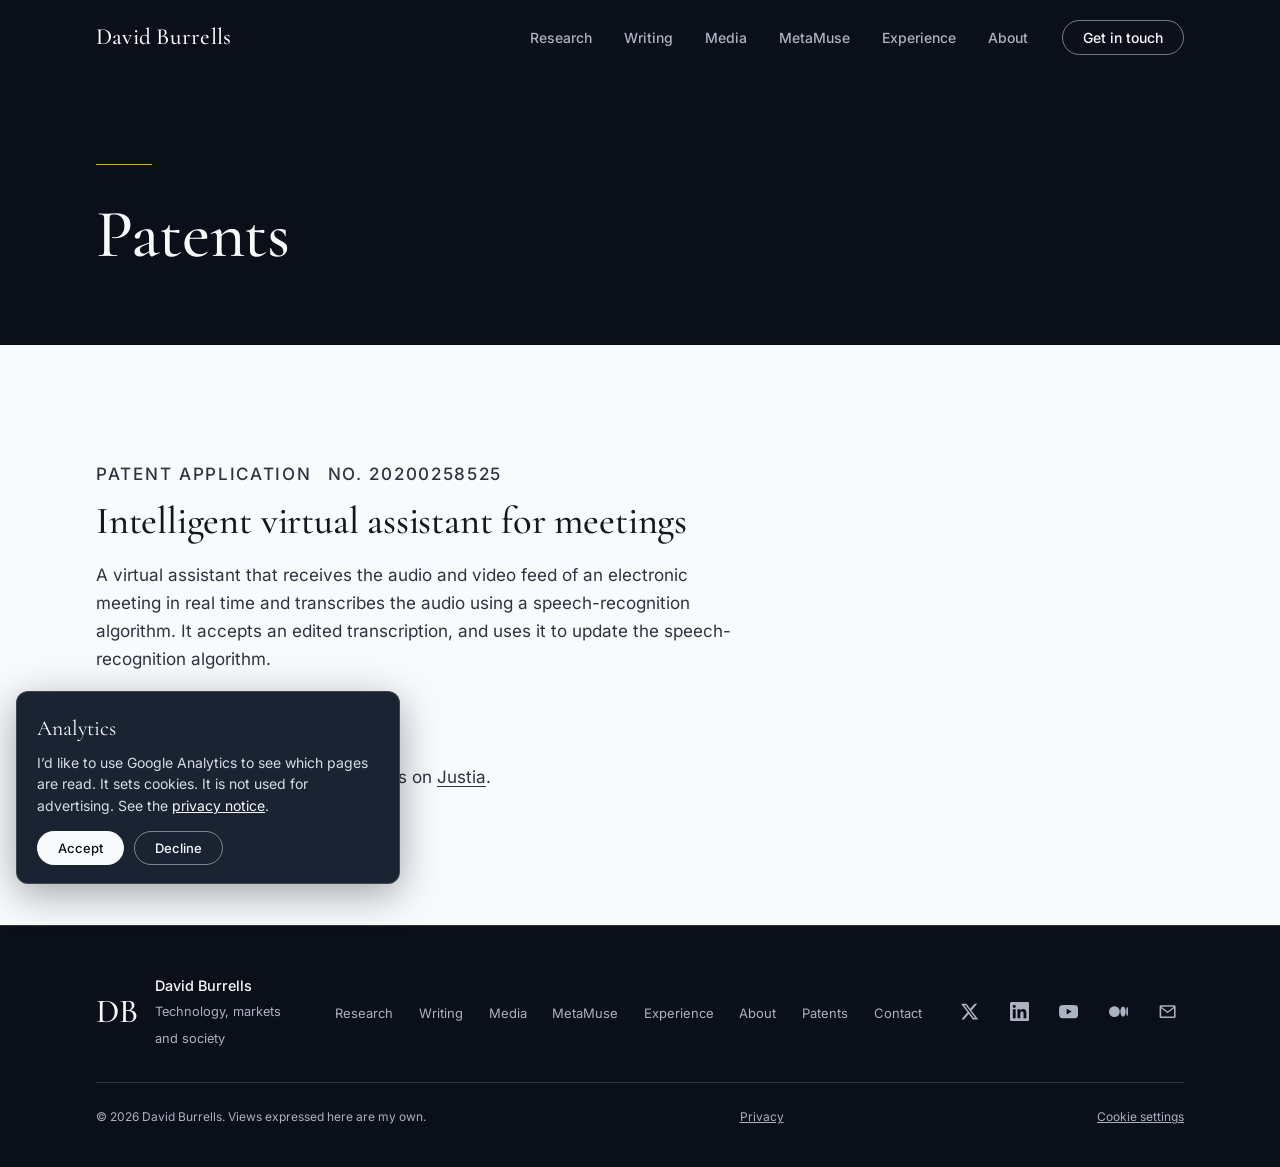
<file: patents.html>
<!doctype html>
<html lang="en-GB">
<head>
<meta charset="utf-8">
<meta name="viewport" content="width=device-width, initial-scale=1">
<title>Patents | David Burrells</title>
<meta name="description" content="Patent application 20200258525: an intelligent virtual assistant for meetings, by Dave Burrells.">
<link rel="canonical" href="https://www.davidburrells.co.uk/patents.html">
<meta name="theme-color" content="#0A0F1A">
<link rel="icon" href="favicon.svg" type="image/svg+xml">
<link rel="preload" href="cg-500.woff2" as="font" type="font/woff2" crossorigin>
<link rel="preload" href="inter-400.woff2" as="font" type="font/woff2" crossorigin>
<meta property="og:type" content="website">
<meta property="og:site_name" content="David Burrells">
<meta property="og:title" content="Patents | David Burrells">
<meta property="og:description" content="Patent application 20200258525: an intelligent virtual assistant for meetings, by Dave Burrells.">
<meta property="og:url" content="https://www.davidburrells.co.uk/patents.html">
<meta property="og:image" content="https://www.davidburrells.co.uk/og.jpg">
<meta name="twitter:card" content="summary_large_image">
<link rel="stylesheet" href="style.css?v=5">
</head>
<body>
<a class="skip" href="#main">Skip to content</a>
<header class="site-header">
  <div class="wrap">
    <a class="mark mark-name" href="index.html" aria-label="David Burrells, home">David Burrells</a>
    <button class="nav-toggle" type="button" aria-expanded="false" aria-controls="site-nav">Menu</button>
    <nav class="nav" id="site-nav" aria-label="Main">
      <ul><li><a href="research.html">Research</a></li><li><a href="writing.html">Writing</a></li><li><a href="media.html">Media</a></li><li><a href="metamuse.html">MetaMuse</a></li><li><a href="experience.html">Experience</a></li><li><a href="about.html">About</a></li></ul>
      <a class="btn btn-outline on-dark btn-sm" href="contact.html">Get in touch</a>
    </nav>
  </div>
</header>
<main id="main">
<section class="page-head">
  <div class="wrap">
    <hr class="rule">
    <h1>Patents</h1>
  </div>
</section>

<section class="section light">
  <div class="wrap">
    <div class="prose">
      <p class="meta" style="justify-content:flex-start;gap:1rem;margin-bottom:0.75rem"><span>Patent application</span><span>No. 20200258525</span></p>
      <h2 style="margin-top:0">Intelligent virtual assistant for meetings</h2>
      <p>A virtual assistant that receives the audio and video feed of an electronic meeting in real time and transcribes the audio using a speech-recognition algorithm. It accepts an edited transcription, and uses it to update the speech-recognition algorithm.</p>
      <p><a class="link-arrow" href="https://patents.justia.com/patent/20200258525" target="_blank" rel="noopener">Full details on Justia</a></p>
      <p style="margin-top:2.5rem">A full list of patents by Dave Burrells is on <a href="https://patents.justia.com/inventor/dave-burrells" target="_blank" rel="noopener">Justia</a>.</p>
    </div>
  </div>
</section>
</main>
<footer class="site-footer">
  <div class="wrap">
    <div class="footer-grid">
      <div class="footer-id"><a class="mark" href="index.html" aria-label="Home">DB</a><div><strong>David Burrells</strong><span>Technology, markets and society</span></div></div>
      <ul class="footer-nav"><li><a href="research.html">Research</a></li><li><a href="writing.html">Writing</a></li><li><a href="media.html">Media</a></li><li><a href="metamuse.html">MetaMuse</a></li><li><a href="experience.html">Experience</a></li><li><a href="about.html">About</a></li><li><a href="patents.html">Patents</a></li><li><a href="contact.html">Contact</a></li></ul>
      <div class="social"><a href="https://x.com/dburrells" aria-label="X" rel="me noopener" target="_blank"><svg viewBox="0 0 24 24" aria-hidden="true"><path d="M18.244 2.25h3.308l-7.227 8.26 8.502 11.24H16.17l-5.214-6.817L4.99 21.75H1.68l7.73-8.835L1.254 2.25H8.08l4.713 6.231zm-1.161 17.52h1.833L7.084 4.126H5.117z"/></svg></a><a href="https://www.linkedin.com/in/daveburrells/" aria-label="LinkedIn" rel="me noopener" target="_blank"><svg viewBox="0 0 24 24" aria-hidden="true"><path d="M20.447 20.452h-3.554v-5.569c0-1.328-.027-3.037-1.852-3.037-1.853 0-2.136 1.445-2.136 2.939v5.667H9.351V9h3.414v1.561h.046c.477-.9 1.637-1.85 3.37-1.85 3.601 0 4.267 2.37 4.267 5.455v6.286zM5.337 7.433a2.062 2.062 0 01-2.063-2.065 2.064 2.064 0 112.063 2.065zm1.782 13.019H3.555V9h3.564v11.452zM22.225 0H1.771C.792 0 0 .774 0 1.729v20.542C0 23.227.792 24 1.771 24h20.451C23.2 24 24 23.227 24 22.271V1.729C24 .774 23.2 0 22.222 0h.003z"/></svg></a><a href="https://www.youtube.com/@dburrells" aria-label="YouTube" rel="me noopener" target="_blank"><svg viewBox="0 0 24 24" aria-hidden="true"><path d="M23.5 6.2a3 3 0 00-2.1-2.1C19.5 3.6 12 3.6 12 3.6s-7.5 0-9.4.5A3 3 0 00.5 6.2C0 8.1 0 12 0 12s0 3.9.5 5.8a3 3 0 002.1 2.1c1.9.5 9.4.5 9.4.5s7.5 0 9.4-.5a3 3 0 002.1-2.1c.5-1.9.5-5.8.5-5.8s0-3.9-.5-5.8zM9.6 15.6V8.4l6.2 3.6-6.2 3.6z"/></svg></a><a href="https://medium.com/@dburrells" aria-label="Medium" rel="me noopener" target="_blank"><svg viewBox="0 0 24 24" aria-hidden="true"><path d="M13.54 12a6.8 6.8 0 01-6.77 6.82A6.8 6.8 0 010 12a6.8 6.8 0 016.77-6.82A6.8 6.8 0 0113.54 12zM20.96 12c0 3.54-1.51 6.42-3.38 6.42-1.87 0-3.39-2.88-3.39-6.42s1.52-6.42 3.39-6.42 3.38 2.88 3.38 6.42M24 12c0 3.17-.53 5.75-1.19 5.75-.66 0-1.19-2.58-1.19-5.75s.53-5.75 1.19-5.75C23.47 6.25 24 8.83 24 12z"/></svg></a><a href="mailto:me@davidburrells.co.uk" aria-label="Email"><svg viewBox="0 0 24 24" aria-hidden="true"><path d="M2 5.5A1.5 1.5 0 013.5 4h17A1.5 1.5 0 0122 5.5v13a1.5 1.5 0 01-1.5 1.5h-17A1.5 1.5 0 012 18.5v-13zm2.2.5L12 11.8 19.8 6H4.2zM20 7.9l-7.4 5.5a1 1 0 01-1.2 0L4 7.9V18h16V7.9z"/></svg></a></div>
    </div>
    <div class="legal"><span>&copy; 2026 David Burrells. Views expressed here are my own.</span><span><a href="privacy.html">Privacy</a></span></div>
  </div>
</footer>
<script src="main.js" defer></script>
</body>
</html>
</file>
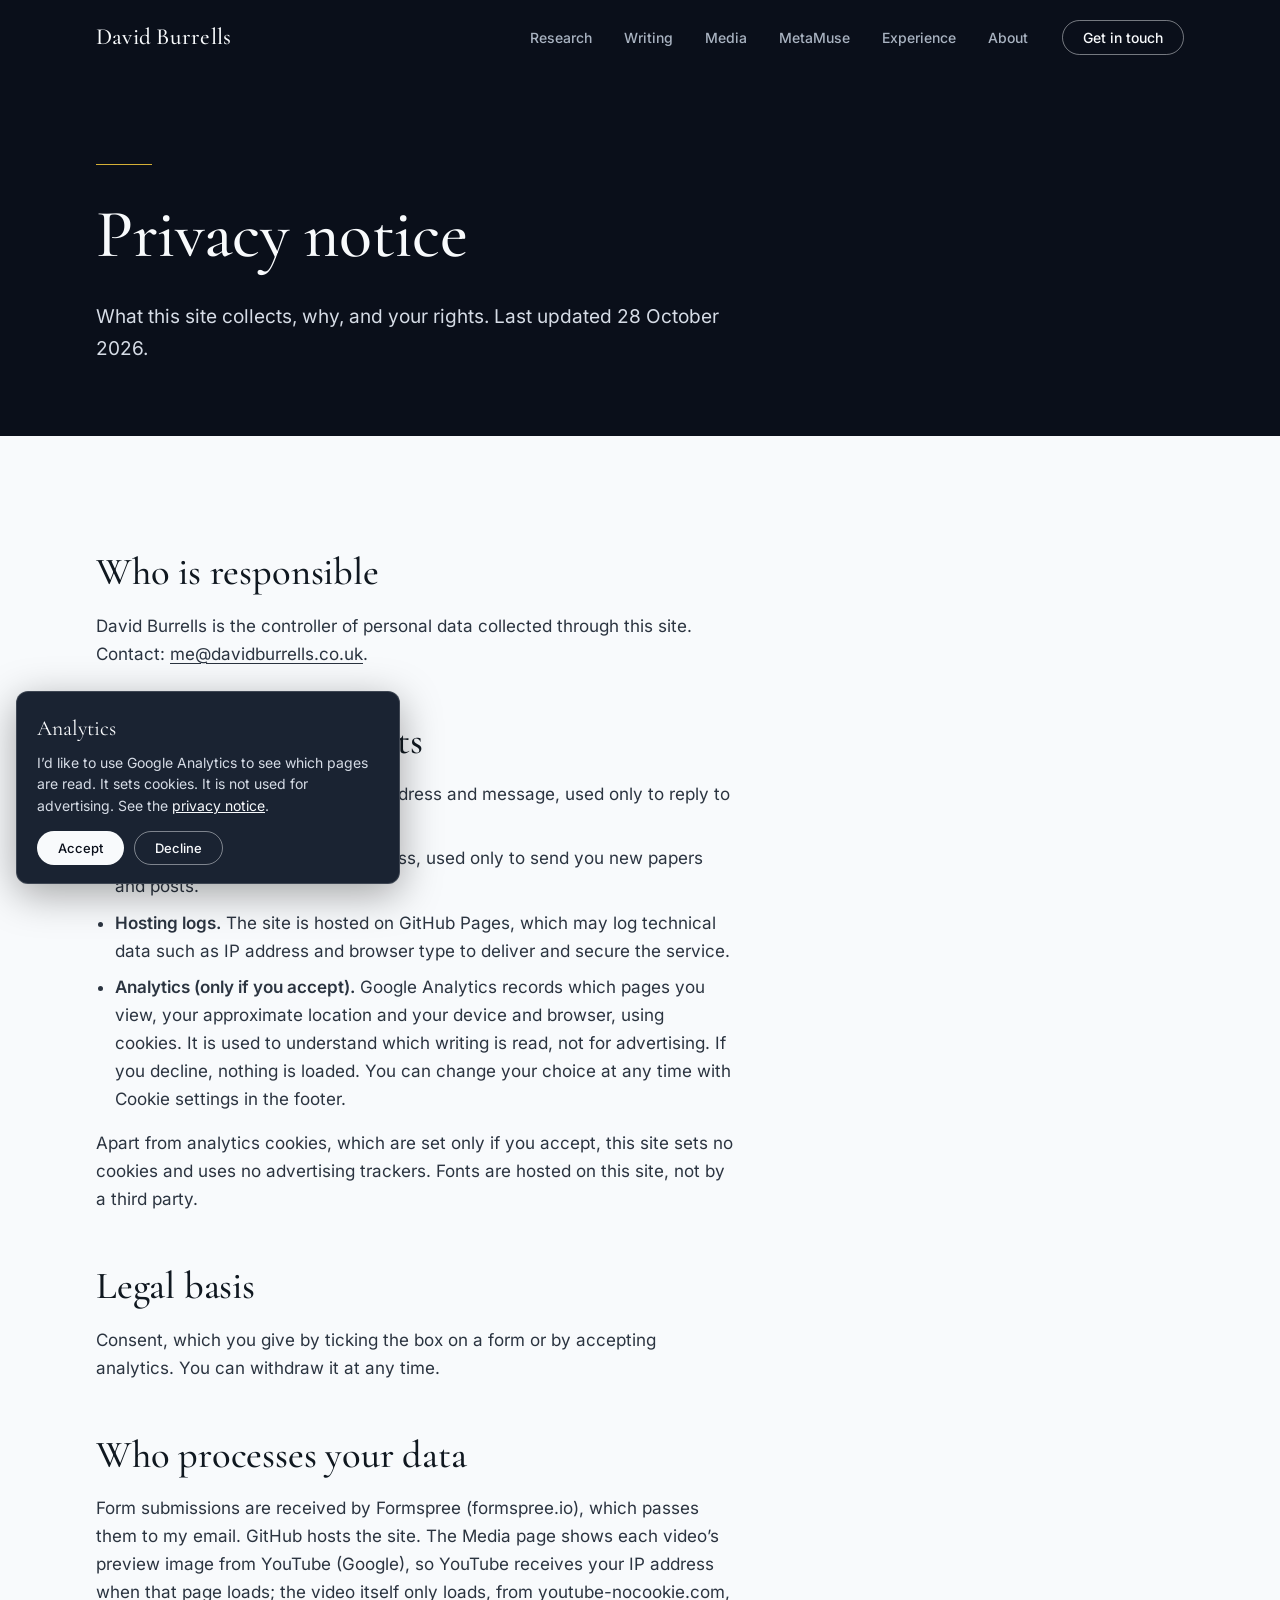
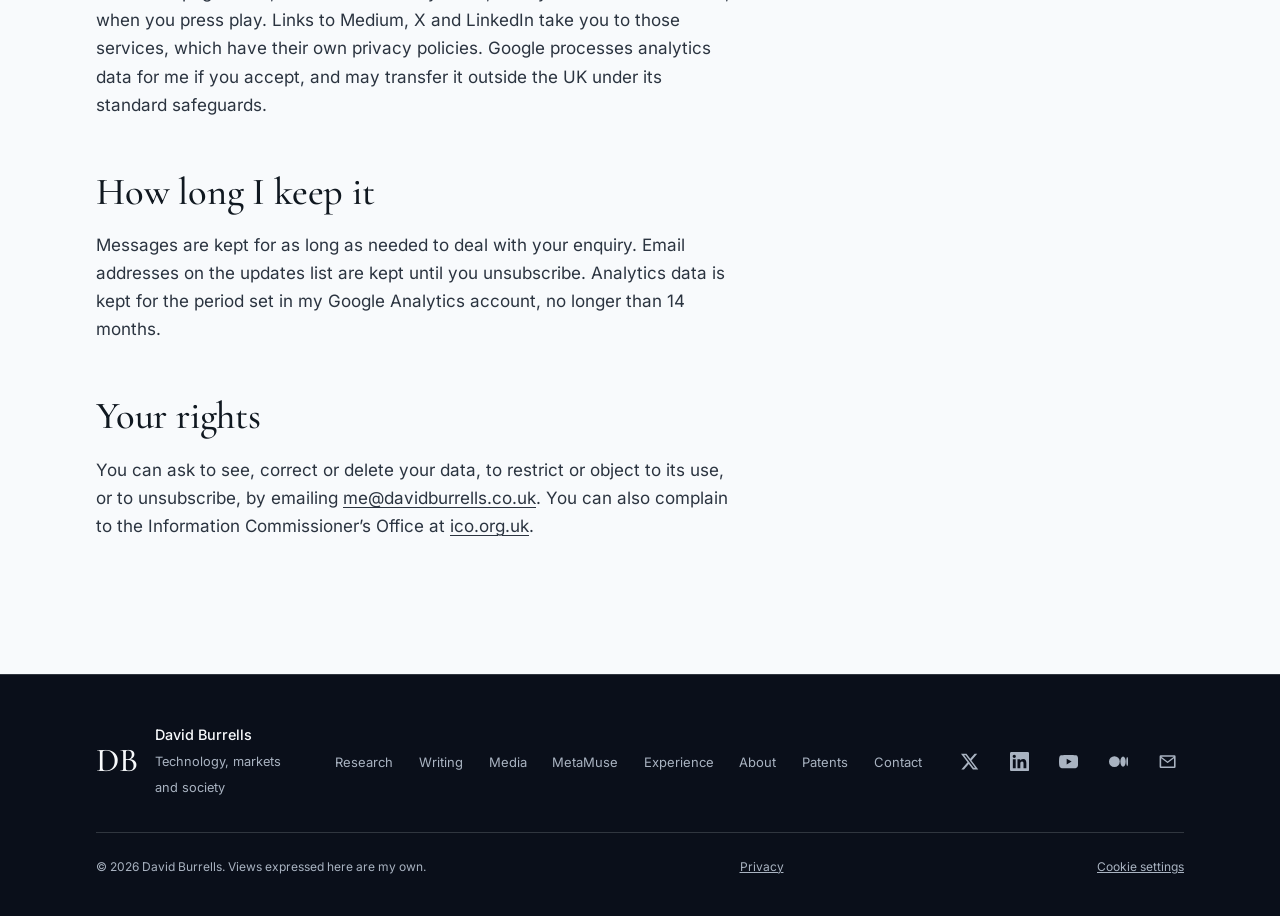
<file: privacy.html>
<!doctype html>
<html lang="en-GB">
<head>
<meta charset="utf-8">
<meta name="viewport" content="width=device-width, initial-scale=1">
<title>Privacy notice | David Burrells</title>
<meta name="description" content="How davidburrells.co.uk handles personal data.">
<link rel="canonical" href="https://www.davidburrells.co.uk/privacy.html">
<meta name="theme-color" content="#0A0F1A">
<link rel="icon" href="favicon.svg" type="image/svg+xml">
<link rel="preload" href="cg-500.woff2" as="font" type="font/woff2" crossorigin>
<link rel="preload" href="inter-400.woff2" as="font" type="font/woff2" crossorigin>
<meta property="og:type" content="website">
<meta property="og:site_name" content="David Burrells">
<meta property="og:title" content="Privacy notice | David Burrells">
<meta property="og:description" content="How davidburrells.co.uk handles personal data.">
<meta property="og:url" content="https://www.davidburrells.co.uk/privacy.html">
<meta property="og:image" content="https://www.davidburrells.co.uk/og.jpg">
<meta name="twitter:card" content="summary_large_image">
<link rel="stylesheet" href="style.css?v=5">
</head>
<body>
<a class="skip" href="#main">Skip to content</a>
<header class="site-header">
  <div class="wrap">
    <a class="mark mark-name" href="index.html" aria-label="David Burrells, home">David Burrells</a>
    <button class="nav-toggle" type="button" aria-expanded="false" aria-controls="site-nav">Menu</button>
    <nav class="nav" id="site-nav" aria-label="Main">
      <ul><li><a href="research.html">Research</a></li><li><a href="writing.html">Writing</a></li><li><a href="media.html">Media</a></li><li><a href="metamuse.html">MetaMuse</a></li><li><a href="experience.html">Experience</a></li><li><a href="about.html">About</a></li></ul>
      <a class="btn btn-outline on-dark btn-sm" href="contact.html">Get in touch</a>
    </nav>
  </div>
</header>
<main id="main">
<section class="page-head">
  <div class="wrap">
    <hr class="rule">
    <h1>Privacy notice</h1>
    <p class="lede">What this site collects, why, and your rights. Last updated 28 October 2026.</p>
  </div>
</section>

<section class="section light">
  <div class="wrap">
    <div class="prose">
      <h2>Who is responsible</h2>
      <p>David Burrells is the controller of personal data collected through this site. Contact: <a href="mailto:me@davidburrells.co.uk">me@davidburrells.co.uk</a>.</p>

      <h2>What this site collects</h2>
      <ul>
        <li><strong>Contact form.</strong> Your name, email address and message, used only to reply to you.</li>
        <li><strong>Updates sign-up.</strong> Your email address, used only to send you new papers and posts.</li>
        <li><strong>Hosting logs.</strong> The site is hosted on GitHub Pages, which may log technical data such as IP address and browser type to deliver and secure the service.</li>
        <li><strong>Analytics (only if you accept).</strong> Google Analytics records which pages you view, your approximate location and your device and browser, using cookies. It is used to understand which writing is read, not for advertising. If you decline, nothing is loaded. You can change your choice at any time with Cookie settings in the footer.</li>
      </ul>
      <p>Apart from analytics cookies, which are set only if you accept, this site sets no cookies and uses no advertising trackers. Fonts are hosted on this site, not by a third party.</p>

      <h2>Legal basis</h2>
      <p>Consent, which you give by ticking the box on a form or by accepting analytics. You can withdraw it at any time.</p>

      <h2>Who processes your data</h2>
      <p>Form submissions are received by Formspree (formspree.io), which passes them to my email. GitHub hosts the site. The Media page shows each video&rsquo;s preview image from YouTube (Google), so YouTube receives your IP address when that page loads; the video itself only loads, from youtube-nocookie.com, when you press play. Links to Medium, X and LinkedIn take you to those services, which have their own privacy policies. Google processes analytics data for me if you accept, and may transfer it outside the UK under its standard safeguards.</p>

      <h2>How long I keep it</h2>
      <p>Messages are kept for as long as needed to deal with your enquiry. Email addresses on the updates list are kept until you unsubscribe. Analytics data is kept for the period set in my Google Analytics account, no longer than 14 months.</p>

      <h2>Your rights</h2>
      <p>You can ask to see, correct or delete your data, to restrict or object to its use, or to unsubscribe, by emailing <a href="mailto:me@davidburrells.co.uk">me@davidburrells.co.uk</a>. You can also complain to the Information Commissioner&rsquo;s Office at <a href="https://ico.org.uk" target="_blank" rel="noopener">ico.org.uk</a>.</p>
    </div>
  </div>
</section>
</main>
<footer class="site-footer">
  <div class="wrap">
    <div class="footer-grid">
      <div class="footer-id"><a class="mark" href="index.html" aria-label="Home">DB</a><div><strong>David Burrells</strong><span>Technology, markets and society</span></div></div>
      <ul class="footer-nav"><li><a href="research.html">Research</a></li><li><a href="writing.html">Writing</a></li><li><a href="media.html">Media</a></li><li><a href="metamuse.html">MetaMuse</a></li><li><a href="experience.html">Experience</a></li><li><a href="about.html">About</a></li><li><a href="patents.html">Patents</a></li><li><a href="contact.html">Contact</a></li></ul>
      <div class="social"><a href="https://x.com/dburrells" aria-label="X" rel="me noopener" target="_blank"><svg viewBox="0 0 24 24" aria-hidden="true"><path d="M18.244 2.25h3.308l-7.227 8.26 8.502 11.24H16.17l-5.214-6.817L4.99 21.75H1.68l7.73-8.835L1.254 2.25H8.08l4.713 6.231zm-1.161 17.52h1.833L7.084 4.126H5.117z"/></svg></a><a href="https://www.linkedin.com/in/daveburrells/" aria-label="LinkedIn" rel="me noopener" target="_blank"><svg viewBox="0 0 24 24" aria-hidden="true"><path d="M20.447 20.452h-3.554v-5.569c0-1.328-.027-3.037-1.852-3.037-1.853 0-2.136 1.445-2.136 2.939v5.667H9.351V9h3.414v1.561h.046c.477-.9 1.637-1.85 3.37-1.85 3.601 0 4.267 2.37 4.267 5.455v6.286zM5.337 7.433a2.062 2.062 0 01-2.063-2.065 2.064 2.064 0 112.063 2.065zm1.782 13.019H3.555V9h3.564v11.452zM22.225 0H1.771C.792 0 0 .774 0 1.729v20.542C0 23.227.792 24 1.771 24h20.451C23.2 24 24 23.227 24 22.271V1.729C24 .774 23.2 0 22.222 0h.003z"/></svg></a><a href="https://www.youtube.com/@dburrells" aria-label="YouTube" rel="me noopener" target="_blank"><svg viewBox="0 0 24 24" aria-hidden="true"><path d="M23.5 6.2a3 3 0 00-2.1-2.1C19.5 3.6 12 3.6 12 3.6s-7.5 0-9.4.5A3 3 0 00.5 6.2C0 8.1 0 12 0 12s0 3.9.5 5.8a3 3 0 002.1 2.1c1.9.5 9.4.5 9.4.5s7.5 0 9.4-.5a3 3 0 002.1-2.1c.5-1.9.5-5.8.5-5.8s0-3.9-.5-5.8zM9.6 15.6V8.4l6.2 3.6-6.2 3.6z"/></svg></a><a href="https://medium.com/@dburrells" aria-label="Medium" rel="me noopener" target="_blank"><svg viewBox="0 0 24 24" aria-hidden="true"><path d="M13.54 12a6.8 6.8 0 01-6.77 6.82A6.8 6.8 0 010 12a6.8 6.8 0 016.77-6.82A6.8 6.8 0 0113.54 12zM20.96 12c0 3.54-1.51 6.42-3.38 6.42-1.87 0-3.39-2.88-3.39-6.42s1.52-6.42 3.39-6.42 3.38 2.88 3.38 6.42M24 12c0 3.17-.53 5.75-1.19 5.75-.66 0-1.19-2.58-1.19-5.75s.53-5.75 1.19-5.75C23.47 6.25 24 8.83 24 12z"/></svg></a><a href="mailto:me@davidburrells.co.uk" aria-label="Email"><svg viewBox="0 0 24 24" aria-hidden="true"><path d="M2 5.5A1.5 1.5 0 013.5 4h17A1.5 1.5 0 0122 5.5v13a1.5 1.5 0 01-1.5 1.5h-17A1.5 1.5 0 012 18.5v-13zm2.2.5L12 11.8 19.8 6H4.2zM20 7.9l-7.4 5.5a1 1 0 01-1.2 0L4 7.9V18h16V7.9z"/></svg></a></div>
    </div>
    <div class="legal"><span>&copy; 2026 David Burrells. Views expressed here are my own.</span><span><a href="privacy.html">Privacy</a></span></div>
  </div>
</footer>
<script src="main.js" defer></script>
</body>
</html>
</file>
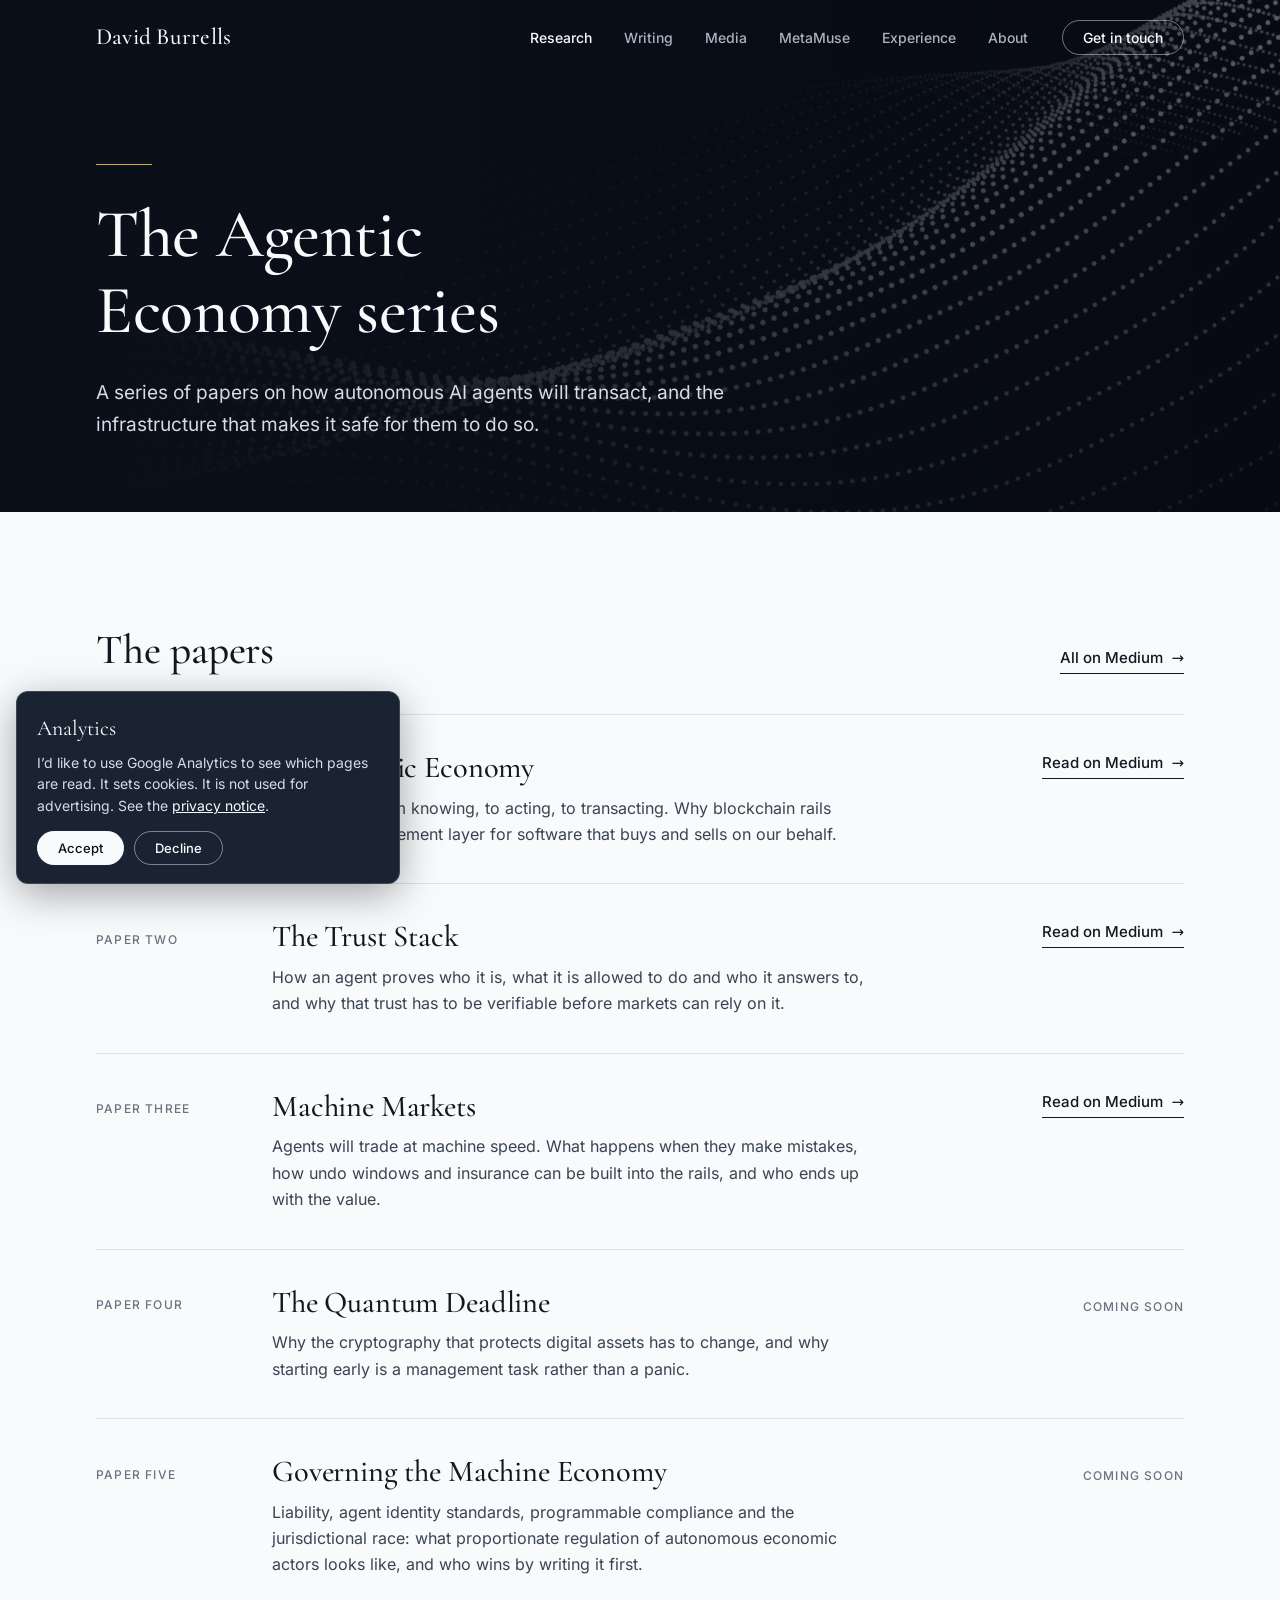
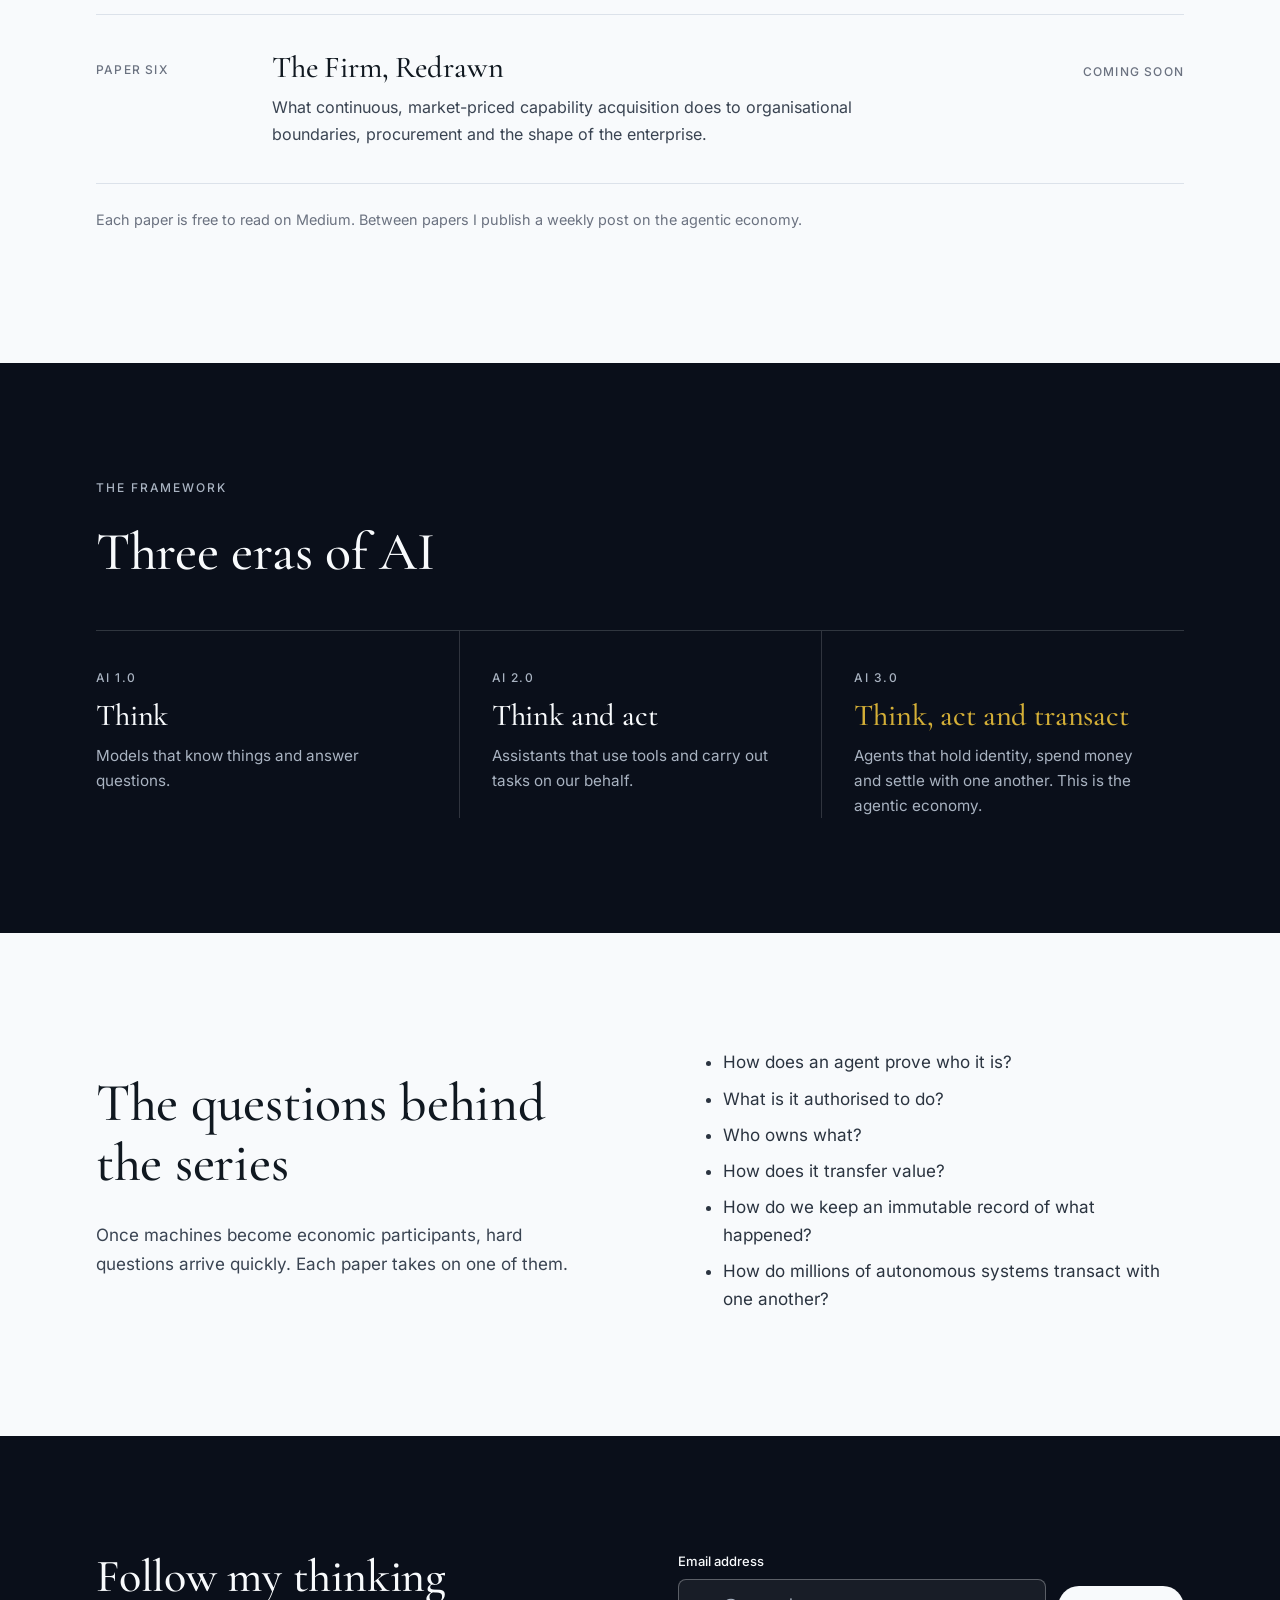
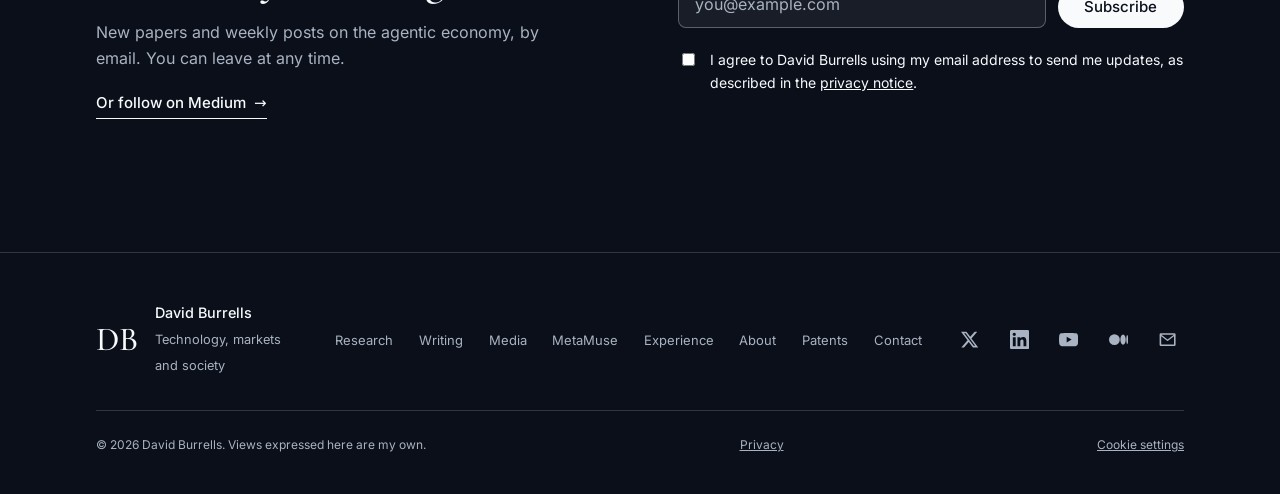
<file: research.html>
<!doctype html>
<html lang="en-GB">
<head>
<meta charset="utf-8">
<meta name="viewport" content="width=device-width, initial-scale=1">
<title>Research | David Burrells</title>
<meta name="description" content="The Agentic Economy series: papers on AI agents, trust, machine markets and the quantum deadline for digital assets.">
<link rel="canonical" href="https://www.davidburrells.co.uk/research.html">
<meta name="theme-color" content="#0A0F1A">
<link rel="icon" href="favicon.svg" type="image/svg+xml">
<link rel="preload" href="cg-500.woff2" as="font" type="font/woff2" crossorigin>
<link rel="preload" href="inter-400.woff2" as="font" type="font/woff2" crossorigin>
<meta property="og:type" content="website">
<meta property="og:site_name" content="David Burrells">
<meta property="og:title" content="Research | David Burrells">
<meta property="og:description" content="The Agentic Economy series: papers on AI agents, trust, machine markets and the quantum deadline for digital assets.">
<meta property="og:url" content="https://www.davidburrells.co.uk/research.html">
<meta property="og:image" content="https://www.davidburrells.co.uk/og.jpg">
<meta name="twitter:card" content="summary_large_image">
<link rel="stylesheet" href="style.css?v=5">
</head>
<body>
<a class="skip" href="#main">Skip to content</a>
<header class="site-header">
  <div class="wrap">
    <a class="mark mark-name" href="index.html" aria-label="David Burrells, home">David Burrells</a>
    <button class="nav-toggle" type="button" aria-expanded="false" aria-controls="site-nav">Menu</button>
    <nav class="nav" id="site-nav" aria-label="Main">
      <ul><li><a href="research.html" aria-current="page">Research</a></li><li><a href="writing.html">Writing</a></li><li><a href="media.html">Media</a></li><li><a href="metamuse.html">MetaMuse</a></li><li><a href="experience.html">Experience</a></li><li><a href="about.html">About</a></li></ul>
      <a class="btn btn-outline on-dark btn-sm" href="contact.html">Get in touch</a>
    </nav>
  </div>
</header>
<main id="main">
<section class="page-head has-image" style="--head-img:url('wave.jpg')">
  <div class="wrap">
    <hr class="rule">
    <h1>The Agentic Economy series</h1>
    <p class="lede">A series of papers on how autonomous AI agents will transact, and the infrastructure that makes it safe for them to do so.</p>
  </div>
</section>

<section class="section light" aria-labelledby="papers-h">
  <div class="wrap">
    <div class="section-head"><h2 id="papers-h">The papers</h2><a class="link-arrow" href="https://medium.com/@dburrells" target="_blank" rel="noopener">All on Medium</a></div>
    <div class="papers"><article class="paper">
  <div class="num">Paper One</div>
  <div><h3>The Agentic Economy</h3><p>AI is moving from knowing, to acting, to transacting. Why blockchain rails become the settlement layer for software that buys and sells on our behalf.</p></div>
  <a class="link-arrow" href="https://medium.com/@dburrells/the-agentic-economy-series-paper-one-7b1a65b8231a" target="_blank" rel="noopener">Read on Medium</a>
</article><article class="paper">
  <div class="num">Paper Two</div>
  <div><h3>The Trust Stack</h3><p>How an agent proves who it is, what it is allowed to do and who it answers to, and why that trust has to be verifiable before markets can rely on it.</p></div>
  <a class="link-arrow" href="https://medium.com/@dburrells/the-agentic-economy-series-paper-two-6539ee7f7981" target="_blank" rel="noopener">Read on Medium</a>
</article><article class="paper">
  <div class="num">Paper Three</div>
  <div><h3>Machine Markets</h3><p>Agents will trade at machine speed. What happens when they make mistakes, how undo windows and insurance can be built into the rails, and who ends up with the value.</p></div>
  <a class="link-arrow" href="https://medium.com/@dburrells/the-agentic-economy-series-paper-three-6ba6d0579704" target="_blank" rel="noopener">Read on Medium</a>
</article><article class="paper">
  <div class="num">Paper Four</div>
  <div><h3>The Quantum Deadline</h3><p>Why the cryptography that protects digital assets has to change, and why starting early is a management task rather than a panic.</p></div>
  <span class="soon">Coming soon</span>
</article><article class="paper">
  <div class="num">Paper Five</div>
  <div><h3>Governing the Machine Economy</h3><p>Liability, agent identity standards, programmable compliance and the jurisdictional race: what proportionate regulation of autonomous economic actors looks like, and who wins by writing it first.</p></div>
  <span class="soon">Coming soon</span>
</article><article class="paper">
  <div class="num">Paper Six</div>
  <div><h3>The Firm, Redrawn</h3><p>What continuous, market-priced capability acquisition does to organisational boundaries, procurement and the shape of the enterprise.</p></div>
  <span class="soon">Coming soon</span>
</article></div>
    <p class="muted" style="margin-top:1.5rem;font-size:0.9rem;color:var(--mid)">Each paper is free to read on Medium. Between papers I publish a weekly post on the agentic economy.</p>
  </div>
</section>

<section class="section dark" aria-labelledby="fw-h">
  <div class="wrap">
    <p class="eyebrow">The framework</p>
    <h2 class="h-lg" id="fw-h" style="max-width:20ch;margin-bottom:3rem">Three eras of AI</h2>
    <div class="steps">
      <div class="step"><span class="tag">AI 1.0</span><h3>Think</h3><p>Models that know things and answer questions.</p></div>
      <div class="step"><span class="tag">AI 2.0</span><h3>Think and act</h3><p>Assistants that use tools and carry out tasks on our behalf.</p></div>
      <div class="step current"><span class="tag">AI 3.0</span><h3>Think, act and transact</h3><p>Agents that hold identity, spend money and settle with one another. This is the agentic economy.</p></div>
    </div>
  </div>
</section>

<section class="section light" aria-labelledby="q-h">
  <div class="wrap split">
    <div class="copy">
      <h2 class="h-lg" id="q-h">The questions behind the series</h2>
      <p style="margin-top:1.75rem">Once machines become economic participants, hard questions arrive quickly. Each paper takes on one of them.</p>
    </div>
    <ul class="prose" style="margin:0;padding-left:1.2rem;max-width:none">
      <li>How does an agent prove who it is?</li>
      <li>What is it authorised to do?</li>
      <li>Who owns what?</li>
      <li>How does it transfer value?</li>
      <li>How do we keep an immutable record of what happened?</li>
      <li>How do millions of autonomous systems transact with one another?</li>
    </ul>
  </div>
</section>

<section class="section dark" id="follow" aria-labelledby="follow-h">
  <div class="wrap follow-grid">
    <div>
      <h2 id="follow-h">Follow my thinking</h2>
      <p class="muted" style="max-width:30rem">New papers and weekly posts on the agentic economy, by email. You can leave at any time.</p>
      <p><a class="link-arrow" href="https://medium.com/@dburrells" target="_blank" rel="noopener">Or follow on Medium</a></p>
    </div>
    <form class="form" data-form="follow" novalidate>
      <div class="inline-form">
        <div class="field"><label for="f-email">Email address</label><input id="f-email" name="email" type="email" autocomplete="email" required placeholder="you@example.com"></div>
        <button class="btn btn-light" type="submit">Subscribe</button>
      </div>
      <div class="hp" aria-hidden="true"><label for="f-web">Website</label><input id="f-web" name="company_website" type="text" tabindex="-1" autocomplete="off"></div>
      <div class="field check"><input id="f-consent" name="consent" type="checkbox" required><label for="f-consent">I agree to David Burrells using my email address to send me updates, as described in the <a href="privacy.html">privacy notice</a>.</label></div>
      <p class="form-status" role="status" aria-live="polite"></p>
    </form>
  </div>
</section>
</main>
<footer class="site-footer">
  <div class="wrap">
    <div class="footer-grid">
      <div class="footer-id"><a class="mark" href="index.html" aria-label="Home">DB</a><div><strong>David Burrells</strong><span>Technology, markets and society</span></div></div>
      <ul class="footer-nav"><li><a href="research.html">Research</a></li><li><a href="writing.html">Writing</a></li><li><a href="media.html">Media</a></li><li><a href="metamuse.html">MetaMuse</a></li><li><a href="experience.html">Experience</a></li><li><a href="about.html">About</a></li><li><a href="patents.html">Patents</a></li><li><a href="contact.html">Contact</a></li></ul>
      <div class="social"><a href="https://x.com/dburrells" aria-label="X" rel="me noopener" target="_blank"><svg viewBox="0 0 24 24" aria-hidden="true"><path d="M18.244 2.25h3.308l-7.227 8.26 8.502 11.24H16.17l-5.214-6.817L4.99 21.75H1.68l7.73-8.835L1.254 2.25H8.08l4.713 6.231zm-1.161 17.52h1.833L7.084 4.126H5.117z"/></svg></a><a href="https://www.linkedin.com/in/daveburrells/" aria-label="LinkedIn" rel="me noopener" target="_blank"><svg viewBox="0 0 24 24" aria-hidden="true"><path d="M20.447 20.452h-3.554v-5.569c0-1.328-.027-3.037-1.852-3.037-1.853 0-2.136 1.445-2.136 2.939v5.667H9.351V9h3.414v1.561h.046c.477-.9 1.637-1.85 3.37-1.85 3.601 0 4.267 2.37 4.267 5.455v6.286zM5.337 7.433a2.062 2.062 0 01-2.063-2.065 2.064 2.064 0 112.063 2.065zm1.782 13.019H3.555V9h3.564v11.452zM22.225 0H1.771C.792 0 0 .774 0 1.729v20.542C0 23.227.792 24 1.771 24h20.451C23.2 24 24 23.227 24 22.271V1.729C24 .774 23.2 0 22.222 0h.003z"/></svg></a><a href="https://www.youtube.com/@dburrells" aria-label="YouTube" rel="me noopener" target="_blank"><svg viewBox="0 0 24 24" aria-hidden="true"><path d="M23.5 6.2a3 3 0 00-2.1-2.1C19.5 3.6 12 3.6 12 3.6s-7.5 0-9.4.5A3 3 0 00.5 6.2C0 8.1 0 12 0 12s0 3.9.5 5.8a3 3 0 002.1 2.1c1.9.5 9.4.5 9.4.5s7.5 0 9.4-.5a3 3 0 002.1-2.1c.5-1.9.5-5.8.5-5.8s0-3.9-.5-5.8zM9.6 15.6V8.4l6.2 3.6-6.2 3.6z"/></svg></a><a href="https://medium.com/@dburrells" aria-label="Medium" rel="me noopener" target="_blank"><svg viewBox="0 0 24 24" aria-hidden="true"><path d="M13.54 12a6.8 6.8 0 01-6.77 6.82A6.8 6.8 0 010 12a6.8 6.8 0 016.77-6.82A6.8 6.8 0 0113.54 12zM20.96 12c0 3.54-1.51 6.42-3.38 6.42-1.87 0-3.39-2.88-3.39-6.42s1.52-6.42 3.39-6.42 3.38 2.88 3.38 6.42M24 12c0 3.17-.53 5.75-1.19 5.75-.66 0-1.19-2.58-1.19-5.75s.53-5.75 1.19-5.75C23.47 6.25 24 8.83 24 12z"/></svg></a><a href="mailto:me@davidburrells.co.uk" aria-label="Email"><svg viewBox="0 0 24 24" aria-hidden="true"><path d="M2 5.5A1.5 1.5 0 013.5 4h17A1.5 1.5 0 0122 5.5v13a1.5 1.5 0 01-1.5 1.5h-17A1.5 1.5 0 012 18.5v-13zm2.2.5L12 11.8 19.8 6H4.2zM20 7.9l-7.4 5.5a1 1 0 01-1.2 0L4 7.9V18h16V7.9z"/></svg></a></div>
    </div>
    <div class="legal"><span>&copy; 2026 David Burrells. Views expressed here are my own.</span><span><a href="privacy.html">Privacy</a></span></div>
  </div>
</footer>
<script src="main.js" defer></script>
</body>
</html>
</file>
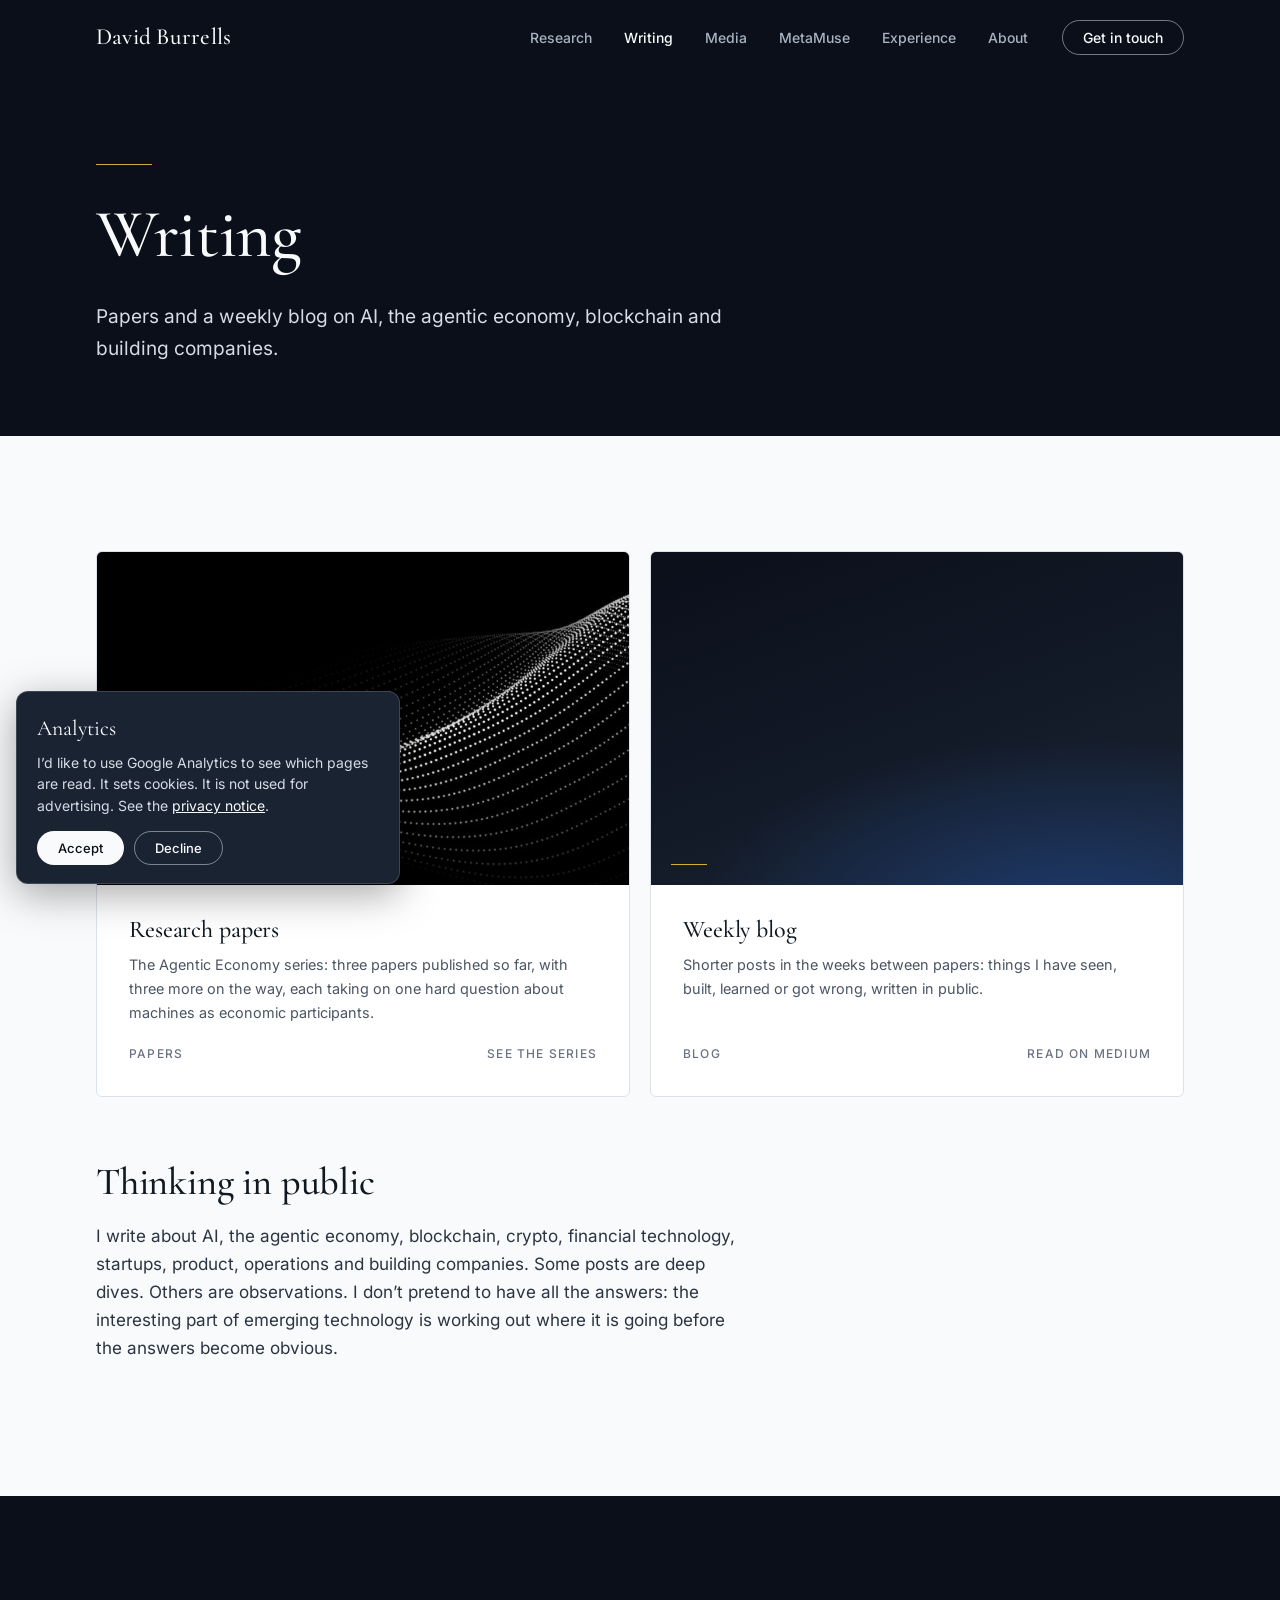
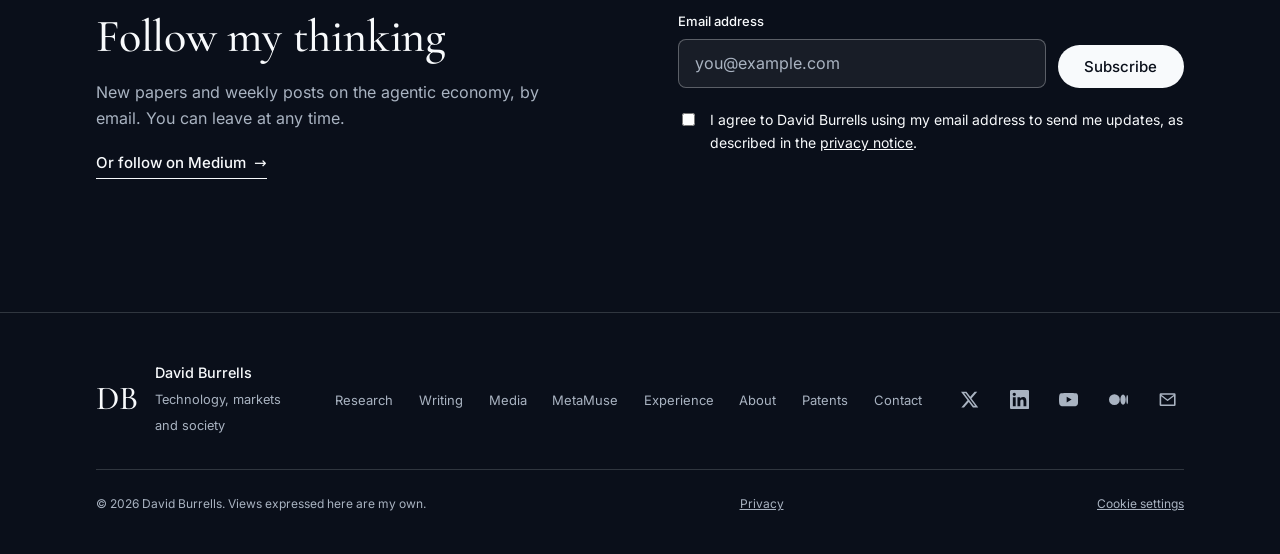
<file: writing.html>
<!doctype html>
<html lang="en-GB">
<head>
<meta charset="utf-8">
<meta name="viewport" content="width=device-width, initial-scale=1">
<title>Writing | David Burrells</title>
<meta name="description" content="Papers and weekly posts on AI, the agentic economy, blockchain and building companies, by David Burrells.">
<link rel="canonical" href="https://www.davidburrells.co.uk/writing.html">
<meta name="theme-color" content="#0A0F1A">
<link rel="icon" href="favicon.svg" type="image/svg+xml">
<link rel="preload" href="cg-500.woff2" as="font" type="font/woff2" crossorigin>
<link rel="preload" href="inter-400.woff2" as="font" type="font/woff2" crossorigin>
<meta property="og:type" content="website">
<meta property="og:site_name" content="David Burrells">
<meta property="og:title" content="Writing | David Burrells">
<meta property="og:description" content="Papers and weekly posts on AI, the agentic economy, blockchain and building companies, by David Burrells.">
<meta property="og:url" content="https://www.davidburrells.co.uk/writing.html">
<meta property="og:image" content="https://www.davidburrells.co.uk/og.jpg">
<meta name="twitter:card" content="summary_large_image">
<link rel="stylesheet" href="style.css?v=5">
</head>
<body>
<a class="skip" href="#main">Skip to content</a>
<header class="site-header">
  <div class="wrap">
    <a class="mark mark-name" href="index.html" aria-label="David Burrells, home">David Burrells</a>
    <button class="nav-toggle" type="button" aria-expanded="false" aria-controls="site-nav">Menu</button>
    <nav class="nav" id="site-nav" aria-label="Main">
      <ul><li><a href="research.html">Research</a></li><li><a href="writing.html" aria-current="page">Writing</a></li><li><a href="media.html">Media</a></li><li><a href="metamuse.html">MetaMuse</a></li><li><a href="experience.html">Experience</a></li><li><a href="about.html">About</a></li></ul>
      <a class="btn btn-outline on-dark btn-sm" href="contact.html">Get in touch</a>
    </nav>
  </div>
</header>
<main id="main">
<section class="page-head">
  <div class="wrap">
    <hr class="rule">
    <h1>Writing</h1>
    <p class="lede">Papers and a weekly blog on AI, the agentic economy, blockchain and building companies.</p>
  </div>
</section>

<section class="section light">
  <div class="wrap">
    <div class="cards two">
      <a class="card" href="research.html"><div class="thumb"><img src="wave-sm.jpg" alt="" loading="lazy" width="760" height="428"></div><div class="card-body"><h3>Research papers</h3><p>The Agentic Economy series: three papers published so far, with three more on the way, each taking on one hard question about machines as economic participants.</p><div class="meta"><span>Papers</span><span>See the series</span></div></div></a>
      <a class="card" href="https://dburrells.medium.com" target="_blank" rel="noopener"><div class="thumb tile"></div><div class="card-body"><h3>Weekly blog</h3><p>Shorter posts in the weeks between papers: things I have seen, built, learned or got wrong, written in public.</p><div class="meta"><span>Blog</span><span>Read on Medium</span></div></div></a>
    </div>
    <div class="prose" style="margin-top:4rem">
      <h2>Thinking in public</h2>
      <p>I write about AI, the agentic economy, blockchain, crypto, financial technology, startups, product, operations and building companies. Some posts are deep dives. Others are observations. I don&rsquo;t pretend to have all the answers: the interesting part of emerging technology is working out where it is going before the answers become obvious.</p>
    </div>
  </div>
</section>

<section class="section dark" id="follow" aria-labelledby="follow-h">
  <div class="wrap follow-grid">
    <div>
      <h2 id="follow-h">Follow my thinking</h2>
      <p class="muted" style="max-width:30rem">New papers and weekly posts on the agentic economy, by email. You can leave at any time.</p>
      <p><a class="link-arrow" href="https://medium.com/@dburrells" target="_blank" rel="noopener">Or follow on Medium</a></p>
    </div>
    <form class="form" data-form="follow" novalidate>
      <div class="inline-form">
        <div class="field"><label for="f-email">Email address</label><input id="f-email" name="email" type="email" autocomplete="email" required placeholder="you@example.com"></div>
        <button class="btn btn-light" type="submit">Subscribe</button>
      </div>
      <div class="hp" aria-hidden="true"><label for="f-web">Website</label><input id="f-web" name="company_website" type="text" tabindex="-1" autocomplete="off"></div>
      <div class="field check"><input id="f-consent" name="consent" type="checkbox" required><label for="f-consent">I agree to David Burrells using my email address to send me updates, as described in the <a href="privacy.html">privacy notice</a>.</label></div>
      <p class="form-status" role="status" aria-live="polite"></p>
    </form>
  </div>
</section>
</main>
<footer class="site-footer">
  <div class="wrap">
    <div class="footer-grid">
      <div class="footer-id"><a class="mark" href="index.html" aria-label="Home">DB</a><div><strong>David Burrells</strong><span>Technology, markets and society</span></div></div>
      <ul class="footer-nav"><li><a href="research.html">Research</a></li><li><a href="writing.html">Writing</a></li><li><a href="media.html">Media</a></li><li><a href="metamuse.html">MetaMuse</a></li><li><a href="experience.html">Experience</a></li><li><a href="about.html">About</a></li><li><a href="patents.html">Patents</a></li><li><a href="contact.html">Contact</a></li></ul>
      <div class="social"><a href="https://x.com/dburrells" aria-label="X" rel="me noopener" target="_blank"><svg viewBox="0 0 24 24" aria-hidden="true"><path d="M18.244 2.25h3.308l-7.227 8.26 8.502 11.24H16.17l-5.214-6.817L4.99 21.75H1.68l7.73-8.835L1.254 2.25H8.08l4.713 6.231zm-1.161 17.52h1.833L7.084 4.126H5.117z"/></svg></a><a href="https://www.linkedin.com/in/daveburrells/" aria-label="LinkedIn" rel="me noopener" target="_blank"><svg viewBox="0 0 24 24" aria-hidden="true"><path d="M20.447 20.452h-3.554v-5.569c0-1.328-.027-3.037-1.852-3.037-1.853 0-2.136 1.445-2.136 2.939v5.667H9.351V9h3.414v1.561h.046c.477-.9 1.637-1.85 3.37-1.85 3.601 0 4.267 2.37 4.267 5.455v6.286zM5.337 7.433a2.062 2.062 0 01-2.063-2.065 2.064 2.064 0 112.063 2.065zm1.782 13.019H3.555V9h3.564v11.452zM22.225 0H1.771C.792 0 0 .774 0 1.729v20.542C0 23.227.792 24 1.771 24h20.451C23.2 24 24 23.227 24 22.271V1.729C24 .774 23.2 0 22.222 0h.003z"/></svg></a><a href="https://www.youtube.com/@dburrells" aria-label="YouTube" rel="me noopener" target="_blank"><svg viewBox="0 0 24 24" aria-hidden="true"><path d="M23.5 6.2a3 3 0 00-2.1-2.1C19.5 3.6 12 3.6 12 3.6s-7.5 0-9.4.5A3 3 0 00.5 6.2C0 8.1 0 12 0 12s0 3.9.5 5.8a3 3 0 002.1 2.1c1.9.5 9.4.5 9.4.5s7.5 0 9.4-.5a3 3 0 002.1-2.1c.5-1.9.5-5.8.5-5.8s0-3.9-.5-5.8zM9.6 15.6V8.4l6.2 3.6-6.2 3.6z"/></svg></a><a href="https://medium.com/@dburrells" aria-label="Medium" rel="me noopener" target="_blank"><svg viewBox="0 0 24 24" aria-hidden="true"><path d="M13.54 12a6.8 6.8 0 01-6.77 6.82A6.8 6.8 0 010 12a6.8 6.8 0 016.77-6.82A6.8 6.8 0 0113.54 12zM20.96 12c0 3.54-1.51 6.42-3.38 6.42-1.87 0-3.39-2.88-3.39-6.42s1.52-6.42 3.39-6.42 3.38 2.88 3.38 6.42M24 12c0 3.17-.53 5.75-1.19 5.75-.66 0-1.19-2.58-1.19-5.75s.53-5.75 1.19-5.75C23.47 6.25 24 8.83 24 12z"/></svg></a><a href="mailto:me@davidburrells.co.uk" aria-label="Email"><svg viewBox="0 0 24 24" aria-hidden="true"><path d="M2 5.5A1.5 1.5 0 013.5 4h17A1.5 1.5 0 0122 5.5v13a1.5 1.5 0 01-1.5 1.5h-17A1.5 1.5 0 012 18.5v-13zm2.2.5L12 11.8 19.8 6H4.2zM20 7.9l-7.4 5.5a1 1 0 01-1.2 0L4 7.9V18h16V7.9z"/></svg></a></div>
    </div>
    <div class="legal"><span>&copy; 2026 David Burrells. Views expressed here are my own.</span><span><a href="privacy.html">Privacy</a></span></div>
  </div>
</footer>
<script src="main.js" defer></script>
</body>
</html>
</file>
<file: style.css>
/* davidburrells.co.uk — Hybrid Dark/Light design system
   Midnight navy #0A0F1A · Slate #1A2332 · Mid grey #6B7280 · Off-white #F8FAFC · Surface alt #EEF2F7 · Text #101820 · Gold #D4AF37 */

@font-face { font-family: "Cormorant Garamond"; font-weight: 400; font-style: normal; font-display: swap; src: url("cg-400.woff2") format("woff2"); }
@font-face { font-family: "Cormorant Garamond"; font-weight: 400; font-style: italic; font-display: swap; src: url("cg-400i.woff2") format("woff2"); }
@font-face { font-family: "Cormorant Garamond"; font-weight: 500; font-style: normal; font-display: swap; src: url("cg-500.woff2") format("woff2"); }
@font-face { font-family: "Inter"; font-weight: 400; font-style: normal; font-display: swap; src: url("inter-400.woff2") format("woff2"); }
@font-face { font-family: "Inter"; font-weight: 500; font-style: normal; font-display: swap; src: url("inter-500.woff2") format("woff2"); }
@font-face { font-family: "Inter"; font-weight: 600; font-style: normal; font-display: swap; src: url("inter-600.woff2") format("woff2"); }

:root {
  --navy: #0A0F1A;
  --slate: #1A2332;
  --mid: #6B7280;
  --surface: #F8FAFC;
  --surface-alt: #EEF2F7;
  --text: #101820;
  --gold: #D4AF37;
  --line-light: #DCE2EA;
  --line-dark: rgba(248, 250, 252, 0.16);
  --on-dark: #F8FAFC;
  --on-dark-muted: #A9B3C1;
  --serif: "Cormorant Garamond", "Iowan Old Style", Georgia, serif;
  --sans: "Inter", system-ui, -apple-system, "Segoe UI", sans-serif;
  --gutter: clamp(1.25rem, 5vw, 4.5rem);
  --max: 76rem;
  --header-h: 4.75rem;
}

*, *::before, *::after { box-sizing: border-box; }
html { scroll-behavior: smooth; -webkit-text-size-adjust: 100%; }
body {
  margin: 0;
  background: var(--surface);
  color: var(--text);
  font-family: var(--sans);
  font-size: 1rem;
  line-height: 1.65;
  -webkit-font-smoothing: antialiased;
}
img { max-width: 100%; display: block; }
a { color: inherit; }
h1, h2, h3, h4 { font-family: var(--serif); font-weight: 500; line-height: 1.12; margin: 0; letter-spacing: -0.005em; }
p { margin: 0 0 1.1em; }

:focus-visible { outline: 2px solid var(--gold); outline-offset: 3px; border-radius: 4px; }

.skip { position: absolute; left: -999px; top: 0.5rem; background: var(--surface); color: var(--navy); padding: 0.6rem 1rem; border-radius: 999px; z-index: 100; }
.skip:focus { left: 0.75rem; }

.wrap { width: 100%; max-width: var(--max); margin-inline: auto; padding-inline: var(--gutter); }

/* ---------- Header ---------- */
.site-header {
  position: fixed; inset: 0 0 auto 0; z-index: 50;
  height: var(--header-h);
  color: var(--on-dark);
  transition: background-color 0.4s ease, border-color 0.4s ease;
  border-bottom: 1px solid transparent;
}
.site-header.scrolled, .site-header.open { background: rgba(10, 15, 26, 0.94); border-bottom-color: var(--line-dark); backdrop-filter: blur(8px); }
.site-header .wrap { height: 100%; display: flex; align-items: center; justify-content: space-between; gap: 1.5rem; }
.mark { font-family: var(--serif); font-size: 1.9rem; font-weight: 500; text-decoration: none; letter-spacing: 0.01em; line-height: 1; }
.nav { display: flex; align-items: center; gap: 2.1rem; }
.nav ul { display: flex; gap: 2rem; list-style: none; margin: 0; padding: 0; }
.nav a { text-decoration: none; font-size: 0.875rem; font-weight: 500; color: var(--on-dark-muted); transition: color 0.25s; }
.nav ul a:hover, .nav ul a[aria-current="page"] { color: var(--on-dark); }
.nav-toggle { display: none; background: none; border: 1px solid var(--line-dark); color: var(--on-dark); border-radius: 999px; padding: 0.45rem 1rem; font: 500 0.8125rem var(--sans); cursor: pointer; }

/* ---------- Buttons ---------- */
.btn {
  display: inline-flex; align-items: center; gap: 0.6rem;
  padding: 0.8rem 1.6rem; border-radius: 999px; border: 1px solid transparent;
  font: 500 0.9375rem/1 var(--sans); text-decoration: none; cursor: pointer;
  transition: background-color 0.25s, color 0.25s, border-color 0.25s;
}
.btn-light { background: var(--surface); color: var(--navy); }
.btn-light:hover { background: #fff; }
.btn-dark { background: var(--navy); color: var(--surface); }
.btn-dark:hover { background: var(--slate); }
.btn-outline { border-color: currentColor; background: transparent; }
.btn-outline.on-dark { color: var(--on-dark); border-color: rgba(248, 250, 252, 0.45); }
.btn-outline.on-dark:hover { border-color: var(--on-dark); }
.btn-outline.on-light { color: var(--navy); border-color: rgba(16, 24, 32, 0.35); }
.btn-outline.on-light:hover { border-color: var(--navy); }
.btn-sm { padding: 0.6rem 1.25rem; font-size: 0.8125rem; }
.nav .btn { color: var(--on-dark); }
.nav .btn:hover { color: var(--on-dark); }

.link-arrow { display: inline-flex; gap: 0.5rem; align-items: center; font-weight: 500; font-size: 0.9375rem; text-decoration: none; border-bottom: 1px solid currentColor; padding-bottom: 2px; }
.link-arrow::after { content: "\2192"; transition: transform 0.25s; }
.link-arrow:hover::after { transform: translateX(4px); }

/* ---------- Dark sections ---------- */
.dark { background: var(--navy); color: var(--on-dark); }
.dark .muted { color: var(--on-dark-muted); }
.eyebrow { font-size: 0.75rem; font-weight: 500; letter-spacing: 0.16em; text-transform: uppercase; color: var(--on-dark-muted); margin-bottom: 1.5rem; }
.light .eyebrow, .alt .eyebrow { color: var(--mid); }

/* ---------- Hero ---------- */
.hero {
  position: relative; min-height: 100svh; display: flex; flex-direction: column; justify-content: flex-end;
  background: var(--navy); color: var(--on-dark); overflow: hidden; isolation: isolate;
}
.hero-media { position: absolute; inset: 0; z-index: -2; background: url("hero-earth.jpg") 70% 55% / cover no-repeat; animation: drift 40s ease-out both; }
.hero::before { content: ""; position: absolute; inset: 0; z-index: -1;
  background: linear-gradient(90deg, rgba(10,15,26,0.9) 0%, rgba(10,15,26,0.6) 38%, rgba(10,15,26,0) 75%),
              linear-gradient(0deg, rgba(10,15,26,0.9) 0%, rgba(10,15,26,0) 42%); }
.hero-body { padding-top: calc(var(--header-h) + 6rem); padding-bottom: 3.5rem; }
.hero h1 { font-size: clamp(2.6rem, 6.2vw, 4.9rem); line-height: 1.06; }
.hero h1 span { display: block; }
.hero h1 .soft { color: var(--on-dark-muted); }
.hero .lede { max-width: 38rem; font-size: clamp(1.0625rem, 1.5vw, 1.25rem); line-height: 1.6; color: #D6DCE6; margin: 2.25rem 0 2.5rem; }
.actions { display: flex; flex-wrap: wrap; gap: 1rem 1.5rem; align-items: center; }
.pillars { display: grid; grid-template-columns: repeat(3, 1fr); border-top: 1px solid var(--line-dark); margin-top: clamp(3rem, 8vh, 5.5rem); }
.pillar { padding: 1.5rem 2rem 0 0; text-decoration: none; display: block; }
.pillar + .pillar { padding-left: 2rem; border-left: 1px solid var(--line-dark); }
.pillar h2 { font-size: 1.5rem; margin-bottom: 0.4rem; }
.pillar p { font-size: 0.9rem; color: var(--on-dark-muted); margin: 0; max-width: 24rem; }
.pillar:hover h2 { color: var(--gold); }
.pillar h2 { transition: color 0.3s; }

@keyframes drift { from { transform: scale(1.06); } to { transform: scale(1); } }
@keyframes rise { from { opacity: 0; transform: translateY(14px); } to { opacity: 1; transform: none; } }
.hero .seq { animation: rise 1.1s cubic-bezier(0.2, 0.7, 0.2, 1) both; }
.hero .seq:nth-child(2) { animation-delay: 0.15s; }
.hero .seq:nth-child(3) { animation-delay: 0.3s; }
.hero .seq:nth-child(4) { animation-delay: 0.5s; }

/* ---------- Page head (inner pages) ---------- */
.page-head { position: relative; background: var(--navy); color: var(--on-dark); padding: calc(var(--header-h) + 5.5rem) 0 4.5rem; overflow: hidden; isolation: isolate; }
.page-head.has-image::before { content: ""; position: absolute; inset: 0; z-index: -2; background: var(--head-img) center / cover no-repeat; opacity: 0.5; }
.page-head.has-image::after { content: ""; position: absolute; inset: 0; z-index: -1; background: linear-gradient(90deg, var(--navy) 10%, rgba(10,15,26,0.35) 100%); }
.page-head h1 { font-size: clamp(2.5rem, 5.5vw, 4.25rem); max-width: 18ch; }
.page-head .lede { max-width: 40rem; font-size: 1.1875rem; color: #D6DCE6; margin: 1.75rem 0 0; }
.rule { width: 3.5rem; height: 1px; background: var(--gold); border: 0; margin: 0 0 2rem; }

/* ---------- Sections ---------- */
.section { padding: clamp(4rem, 9vw, 7.5rem) 0; }
.light { background: var(--surface); }
.alt { background: var(--surface-alt); }
.section h2.h-lg { font-size: clamp(2.1rem, 4.2vw, 3.4rem); }
.section-head { display: flex; justify-content: space-between; align-items: baseline; gap: 1rem; margin-bottom: 2.5rem; }
.section-head h2 { font-size: clamp(1.9rem, 3.4vw, 2.6rem); }

.split { display: grid; grid-template-columns: 1.05fr 0.95fr; gap: clamp(2rem, 6vw, 6rem); align-items: center; }
.split .copy { max-width: 30rem; }
.split .copy p { color: #3A4452; font-size: 1.0625rem; }
.split figure { margin: 0; overflow: hidden; border-radius: 4px; aspect-ratio: 4 / 3.4; }
.split figure img { width: 100%; height: 100%; object-fit: cover; }

/* ---------- Cards ---------- */
.cards { display: grid; grid-template-columns: repeat(4, 1fr); gap: 1.25rem; }
.card { display: flex; flex-direction: column; background: #fff; border: 1px solid var(--line-light); border-radius: 6px; overflow: hidden; text-decoration: none; transition: border-color 0.3s, transform 0.4s; }
.card:hover { border-color: #9AA5B4; }
.thumb { aspect-ratio: 16 / 10; overflow: hidden; background: var(--slate); }
.thumb img { width: 100%; height: 100%; object-fit: cover; transition: transform 1.2s cubic-bezier(0.2, 0.7, 0.2, 1); }
.card:hover .thumb img { transform: scale(1.04); }
.thumb.tile { background: radial-gradient(120% 90% at 80% 110%, #1d3a6b 0%, rgba(26,35,50,0) 60%), linear-gradient(160deg, #0A0F1A, #1A2332); position: relative; }
.thumb.tile::after { content: ""; position: absolute; left: 1.25rem; bottom: 1.25rem; width: 2.25rem; height: 1px; background: var(--gold); }
.card-body { padding: 1.4rem 1.4rem 1.2rem; display: flex; flex-direction: column; flex: 1; }
.card h3 { font-size: 1.5rem; margin-bottom: 0.6rem; }
.card p { font-size: 0.9rem; color: #4B5563; flex: 1; margin-bottom: 1.25rem; }
.meta { gap: 1rem; white-space: nowrap; font-size: 0.75rem; font-weight: 500; letter-spacing: 0.1em; text-transform: uppercase; color: var(--mid); display: flex; justify-content: space-between; }

.cards.two { grid-template-columns: repeat(2, 1fr); }
.cards.two .card-body { padding: 2rem; }

/* ---------- Perspective ---------- */
.perspective { position: relative; overflow: hidden; isolation: isolate; }
.perspective::before { content: ""; position: absolute; inset: 0; z-index: -2; background: url("wave.jpg") 60% 50% / cover no-repeat; opacity: 0.55; }
.perspective::after { content: ""; position: absolute; inset: 0; z-index: -1; background: linear-gradient(90deg, var(--navy) 25%, rgba(10,15,26,0.2) 100%); }
blockquote.big { margin: 0; max-width: 44rem; }
blockquote.big p { font-family: var(--serif); font-style: italic; font-weight: 400; font-size: clamp(1.9rem, 4vw, 3.1rem); line-height: 1.2; margin: 0 0 2rem; }
blockquote.big footer { border-top: 1px solid var(--gold); display: inline-block; padding-top: 1rem; font-size: 0.8125rem; color: var(--on-dark-muted); }
blockquote.big footer strong { display: block; color: var(--on-dark); font-weight: 500; font-size: 1rem; }

/* ---------- Prose ---------- */
.prose { max-width: 40rem; }
.prose h2 { font-size: clamp(1.9rem, 3vw, 2.4rem); margin: 3.25rem 0 1.1rem; }
.prose h2:first-child { margin-top: 0; }
.prose h3 { font-size: 1.5rem; margin: 2.25rem 0 0.75rem; }
.prose p, .prose li { font-size: 1.0625rem; color: #2B3440; }
.prose ul { padding-left: 1.2rem; }
.prose li { margin-bottom: 0.5rem; }
.prose a { text-decoration-thickness: 1px; text-underline-offset: 3px; }
.prose a:hover { text-decoration-color: var(--gold); }
.prose .pull { font-family: var(--serif); font-size: 1.75rem; line-height: 1.25; border-left: 1px solid var(--gold); padding-left: 1.5rem; margin: 2.5rem 0; color: var(--text); }

/* ---------- Paper list ---------- */
.papers { border-top: 1px solid var(--line-light); }
.paper { display: grid; grid-template-columns: 9rem 1fr auto; gap: 2rem; padding: 2.25rem 0; border-bottom: 1px solid var(--line-light); align-items: start; }
.paper .num { font-size: 0.75rem; font-weight: 500; letter-spacing: 0.1em; text-transform: uppercase; color: var(--mid); padding-top: 0.6rem; }
.paper h3 { font-size: 1.9rem; margin-bottom: 0.6rem; }
.paper p { margin: 0; max-width: 38rem; color: #3A4452; }

/* ---------- Framework steps ---------- */
.steps { display: grid; grid-template-columns: repeat(3, 1fr); gap: 0; border-top: 1px solid var(--line-dark); }
.step { padding: 2rem 2rem 0 0; }
.step + .step { padding-left: 2rem; border-left: 1px solid var(--line-dark); }
.step .tag { font-size: 0.75rem; font-weight: 500; letter-spacing: 0.12em; text-transform: uppercase; color: var(--on-dark-muted); }
.step h3 { font-size: 1.9rem; margin: 0.6rem 0 0.6rem; }
.step.current h3 { color: var(--gold); }
.step p { font-size: 0.95rem; color: var(--on-dark-muted); margin: 0; }

/* ---------- Timeline ---------- */
.timeline { list-style: none; margin: 0; padding: 0; border-top: 1px solid var(--line-light); }
.timeline li { display: grid; grid-template-columns: 9rem 1fr; gap: 2rem; padding: 2.1rem 0; border-bottom: 1px solid var(--line-light); }
.timeline .when { font-family: var(--serif); font-size: 1.7rem; line-height: 1.2; }
.timeline h3 { font-size: 1.6rem; margin-bottom: 0.5rem; }
.timeline p { margin: 0; max-width: 38rem; color: #3A4452; }

/* ---------- Forms ---------- */
.form { display: grid; gap: 1.25rem; max-width: 34rem; }
.field label { display: block; font-size: 0.8125rem; font-weight: 500; margin-bottom: 0.4rem; }
.field input[type="text"], .field input[type="email"], .field textarea {
  width: 100%; font: 400 1rem var(--sans); padding: 0.85rem 1rem; border-radius: 8px;
  border: 1px solid #C3CBD6; background: #fff; color: var(--text);
}
.field textarea { min-height: 9rem; resize: vertical; }
.field input:focus, .field textarea:focus { outline: 2px solid var(--gold); outline-offset: 1px; border-color: var(--gold); }
.field.check { display: flex; gap: 0.75rem; align-items: flex-start; }
.field.check input { margin-top: 0.3rem; accent-color: var(--navy); }
.field.check label { font-weight: 400; font-size: 0.875rem; margin: 0; color: #3A4452; }
.hp { position: absolute; left: -9999px; height: 0; overflow: hidden; }
.form-status { min-height: 1.5em; font-size: 0.9375rem; margin: 0; }
.dark .field label, .dark .field.check label { color: var(--on-dark); }
.dark .field input[type="text"], .dark .field input[type="email"] { background: rgba(248,250,252,0.06); border-color: rgba(248,250,252,0.3); color: var(--on-dark); }
.dark .field input::placeholder { color: var(--on-dark-muted); }
.dark .field.check input { accent-color: var(--gold); }
.inline-form { display: grid; grid-template-columns: 1fr auto; gap: 0.75rem; align-items: end; max-width: 36rem; }
.follow-grid { display: grid; grid-template-columns: 1fr 1fr; gap: clamp(2rem, 6vw, 6rem); align-items: center; }
.follow-grid h2 { font-size: clamp(2rem, 3.6vw, 3rem); margin-bottom: 1rem; }

/* ---------- Footer ---------- */
.site-footer { background: var(--navy); color: var(--on-dark); border-top: 1px solid var(--line-dark); padding: 3rem 0 2.5rem; }
.footer-grid { display: grid; grid-template-columns: 1fr auto 1fr; gap: 2rem; align-items: center; }
.footer-id { display: flex; gap: 1rem; align-items: center; }
.footer-id .mark { font-size: 2.1rem; }
.footer-id strong { display: block; font-weight: 500; font-size: 0.9rem; }
.footer-id span { font-size: 0.8rem; color: var(--on-dark-muted); }
.footer-nav { display: flex; gap: 1.6rem; flex-wrap: wrap; justify-content: center; list-style: none; margin: 0; padding: 0; }
.footer-nav a { text-decoration: none; font-size: 0.8125rem; color: var(--on-dark-muted); }
.footer-nav a:hover { color: var(--on-dark); }
.social { display: flex; gap: 1.1rem; justify-content: flex-end; }
.social a { color: var(--on-dark-muted); display: grid; place-items: center; width: 2rem; height: 2rem; transition: color 0.25s; }
.social a:hover { color: var(--gold); }
.social svg { width: 1.2rem; height: 1.2rem; fill: currentColor; }
.legal { margin-top: 2rem; padding-top: 1.5rem; border-top: 1px solid var(--line-dark); font-size: 0.75rem; color: var(--on-dark-muted); display: flex; justify-content: space-between; gap: 1rem; flex-wrap: wrap; }
.legal a { color: inherit; }

/* ---------- Consent banner ---------- */
.consent { position: fixed; left: 1rem; bottom: 1rem; z-index: 60; max-width: 24rem; background: var(--slate); color: var(--on-dark); border: 1px solid var(--line-dark); border-radius: 12px; padding: 1.25rem 1.25rem 1.1rem; box-shadow: 0 10px 40px rgba(0,0,0,0.35); }
.consent[hidden] { display: none; }
.consent p { font-size: 0.875rem; line-height: 1.55; margin: 0 0 0.9rem; color: #D6DCE6; }
.consent .consent-title { font-family: var(--serif); font-size: 1.35rem; color: var(--on-dark); margin-bottom: 0.4rem; }
.consent a { color: var(--on-dark); }
.consent-actions { display: flex; gap: 0.6rem; }
.linkish { background: none; border: 0; padding: 0; font: inherit; color: inherit; text-decoration: underline; cursor: pointer; }

/* ---------- Responsive ---------- */
@media (max-width: 64rem) {
  .cards { grid-template-columns: repeat(2, 1fr); }
  .paper { grid-template-columns: 1fr; gap: 0.5rem; }
  .paper .num { padding-top: 0; }
  .footer-grid { grid-template-columns: 1fr; justify-items: start; }
  .footer-nav { justify-content: flex-start; }
  .social { justify-content: flex-start; }
}
@media (max-width: 52rem) {
  .consent { left: 0.75rem; right: 0.75rem; max-width: none; }
  .nav-toggle { display: inline-block; }
  .nav { position: absolute; top: var(--header-h); left: 0; right: 0; background: rgba(10,15,26,0.98); flex-direction: column; align-items: flex-start; gap: 1.5rem; padding: 1.5rem var(--gutter) 2rem; border-bottom: 1px solid var(--line-dark); display: none; }
  .site-header.open .nav { display: flex; }
  .nav ul { flex-direction: column; gap: 1.1rem; }
  .nav a { font-size: 1.0625rem; }
  .hero-body { padding-top: calc(var(--header-h) + 4rem); }
  .hero::before { background: linear-gradient(0deg, rgba(10,15,26,0.96) 0%, rgba(10,15,26,0.7) 55%, rgba(10,15,26,0.45) 100%); }
  .pillars, .steps { grid-template-columns: 1fr; }
  .pillar, .pillar + .pillar, .step, .step + .step { padding: 1.4rem 0; border-left: 0; }
  .pillar + .pillar, .step + .step { border-top: 1px solid var(--line-dark); }
  .split, .follow-grid { grid-template-columns: 1fr; }
  .split figure { order: -1; aspect-ratio: 16 / 10; }
  .cards, .cards.two { grid-template-columns: 1fr; }
  .timeline li { grid-template-columns: 1fr; gap: 0.5rem; }
  .inline-form { grid-template-columns: 1fr; }
  .section-head { flex-direction: column; align-items: flex-start; }
}
@media (prefers-reduced-motion: reduce) {
  html { scroll-behavior: auto; }
  .hero-media, .hero .seq { animation: none; }
  .thumb img, .card, .link-arrow::after { transition: none; }
}

.site-header .mark-name { font-size: 1.45rem; white-space: nowrap; }
@media (max-width: 52rem) { .site-header .mark-name { font-size: 1.25rem; } }

/* Contact: direct-contact panel */
.contact-side { background: var(--navy); color: #fff; padding: 2.5rem 2.25rem; border-radius: 4px; }
.contact-side .eyebrow { color: var(--gold); margin: 0 0 0.9rem; }
.contact-side h2 { font-family: var(--serif); font-weight: 500; font-size: 1.9rem; line-height: 1.15; margin: 0 0 1.5rem; color: #fff; }
.contact-side .big-mail { display: inline-block; font-size: 1.15rem; color: #fff; text-decoration: none; border-bottom: 1px solid var(--gold); padding-bottom: 0.2rem; margin-bottom: 2rem; word-break: break-word; }
.contact-side .big-mail:hover { color: var(--gold); }
.social-list { list-style: none; margin: 0; padding: 0; border-top: 1px solid rgba(255,255,255,0.18); }
.social-list li { margin: 0; border-bottom: 1px solid rgba(255,255,255,0.18); }
.social-list a { display: flex; align-items: baseline; gap: 0.9rem; padding: 1rem 0; color: #fff; text-decoration: none; }
.social-list a span { font-weight: 500; }
.social-list a small { color: rgba(255,255,255,0.6); font-size: 0.85rem; }
.social-list a i { margin-left: auto; font-style: normal; color: var(--gold); transition: transform .2s; }
.social-list a:hover i { transform: translateX(4px); }
.social-list a:hover span { color: var(--gold); }
@media (max-width: 52rem) { .contact-side { padding: 2rem 1.5rem; } }

.paper .soon { font-size: 0.75rem; font-weight: 500; letter-spacing: 0.1em; text-transform: uppercase; color: var(--mid); padding-top: 0.7rem; white-space: nowrap; }

/* about page: portrait + stage photos */
.about-grid { display: grid; grid-template-columns: minmax(0, 40rem) minmax(0, 20rem); gap: clamp(2rem, 6vw, 6rem); align-items: start; }
.about-aside { position: sticky; top: calc(var(--header-h) + 2rem); }
.portrait { margin: 0; border-radius: 4px; overflow: hidden; aspect-ratio: 1; }
.portrait img { width: 100%; height: 100%; object-fit: cover; }
.portrait-cap { margin-top: 1.75rem; font-size: 0.875rem; color: var(--mid); }
.portrait-cap strong { display: block; color: var(--text); font-weight: 600; }
.stage { background: var(--navy); color: var(--on-dark); padding-bottom: clamp(4rem, 8vw, 6.5rem); }
.stage-hero { position: relative; isolation: isolate; }
.stage-hero > img { display: block; width: 100%; height: clamp(18rem, 36vw, 32rem); object-fit: cover; object-position: 50% 30%; filter: saturate(.8) contrast(1.03) brightness(.9); }
.stage-hero::after { content: ""; position: absolute; inset: 0; z-index: 1; background: linear-gradient(180deg, rgba(10,15,26,.55) 0%, rgba(10,15,26,0) 28%, rgba(10,15,26,.55) 70%, var(--navy) 100%); }
.stage-copy { position: absolute; z-index: 2; left: 0; right: 0; bottom: 0; padding-bottom: 2rem; }
.stage-copy .eyebrow { margin-bottom: .5rem; }
.stage-copy h2 { font-size: clamp(2rem, 4vw, 3rem); }
.stage-row { display: grid; grid-template-columns: 1.55fr 1fr; gap: clamp(2rem, 5vw, 5rem); align-items: center; margin-top: 2.5rem; }
.stage-row figure { margin: 0; border-radius: 4px; overflow: hidden; }
.stage-row figure img { display: block; width: 100%; height: auto; filter: saturate(.75) contrast(1.04) brightness(.92); }
.stage-text p { color: #D6DCE6; font-size: 1.125rem; margin: 1.5rem 0 1.75rem; }
@media (max-width: 899px) { .stage-row { grid-template-columns: 1fr; } }
.portrait { position: relative; overflow: visible; }
.portrait::before { content: ""; position: absolute; inset: 0; border: 1px solid var(--gold); transform: translate(14px, 14px); border-radius: 4px; z-index: 0; }
.portrait img { position: relative; z-index: 1; border-radius: 4px; }
@media (max-width: 899px) { .about-grid { grid-template-columns: 1fr; } .about-aside { position: static; order: -1; max-width: 16rem; } }
@media (max-width: 899px) {
  .stage-hero > img { height: auto; }
  .stage-hero::after { background: linear-gradient(180deg, rgba(10,15,26,0) 60%, var(--navy) 100%); }
  .stage-copy { position: relative; padding: 1.5rem var(--gutter) 0; }
}

/* home portrait */
.split figure.home-portrait { aspect-ratio: 4 / 5; max-width: 26rem; justify-self: end; position: relative; overflow: hidden; }
.split figure.home-portrait::after { content: ""; position: absolute; inset: 0; background: linear-gradient(180deg, rgba(10,15,26,0) 55%, rgba(10,15,26,.55) 100%); pointer-events: none; }
.home-portrait img { object-position: 40% 20%; }
.home-portrait img { filter: grayscale(1) contrast(1.08) brightness(.95); }
.home-portrait::after { z-index: 2; }

/* media page */
.media-grid { display: grid; grid-template-columns: 1fr 1fr; gap: clamp(1.5rem, 4vw, 3rem); }
.media-card { display: flex; flex-direction: column; background: #fff; border: 1px solid var(--line-light); border-radius: 4px; overflow: hidden; }
.video-poster, .video-frame { display: block; width: 100%; aspect-ratio: 16 / 9; border: 0; }
.video-poster { position: relative; background: radial-gradient(120% 120% at 20% 0%, #1d2a44 0%, var(--navy) 60%); color: var(--on-dark); cursor: pointer; text-decoration: none; display: flex; align-items: flex-end; padding: 1.25rem 1.5rem; font: inherit; text-align: left; }
.video-poster::before { content: ""; position: absolute; left: 1.5rem; top: 1.5rem; width: 3.5rem; height: 1px; background: var(--gold); }
.video-poster .play { position: absolute; right: 1.5rem; bottom: 1.25rem; width: 3.5rem; height: 3.5rem; border: 1px solid rgba(248,250,252,.5); border-radius: 50%; transition: border-color .2s, background .2s; }
.video-poster .play::after { content: ""; position: absolute; left: 1.4rem; top: 1.05rem; border-left: .95rem solid var(--on-dark); border-top: .7rem solid transparent; border-bottom: .7rem solid transparent; }
.video-poster:hover .play, .video-poster:focus-visible .play { border-color: var(--gold); background: rgba(212,175,55,.12); }
.poster-label { font-family: var(--serif); font-size: 1.5rem; line-height: 1.1; max-width: 70%; }
.media-body { padding: 1.5rem 1.75rem 1.75rem; display: flex; flex-direction: column; gap: .75rem; flex: 1; }
.media-body h3 { font-size: 1.55rem; line-height: 1.2; }
.media-body p { margin: 0; color: #3A4452; font-size: 1rem; }
.meta-line { font-size: .75rem !important; letter-spacing: .14em; text-transform: uppercase; color: var(--mid) !important; font-weight: 500; }
.media-body .links { display: flex; gap: 1.5rem; flex-wrap: wrap; margin-top: .5rem; }
.tags { display: flex; gap: .5rem; flex-wrap: wrap; margin-top: auto !important; padding-top: .5rem; }
.tags span { font-size: .75rem; padding: .2rem .65rem; border: 1px solid var(--line-light); border-radius: 999px; color: var(--mid); }
.press-list { list-style: none; margin: 0; padding: 0; border-top: 1px solid var(--line-light); }
.press-list li { display: grid; grid-template-columns: 14rem 1fr 1.2fr; gap: 1.5rem; padding: 1.25rem 0; border-bottom: 1px solid var(--line-light); align-items: baseline; }
.press-list a { font-family: var(--serif); font-size: 1.35rem; color: var(--text); text-decoration-thickness: 1px; text-underline-offset: 3px; }
.press-note { color: #3A4452; font-size: .95rem; }
@media (max-width: 899px) { .media-grid { grid-template-columns: 1fr; } .press-list li { grid-template-columns: 1fr; gap: .4rem; } }

.fine { margin: 1.25rem 0 0; font-size: .85rem; color: var(--mid); }
.yt-poster { border-radius: 4px; }

/* press kit */
.kit-intro { max-width: 40rem; color: #3A4452; margin: 0 0 2rem; }
.kit-grid { display: grid; grid-template-columns: 1fr 1fr; gap: clamp(1.25rem, 3vw, 2rem); align-items: stretch; }
.kit-card { background: #fff; border: 1px solid var(--line-light); border-radius: 4px; padding: 1.75rem; display: flex; flex-direction: column; gap: .9rem; }
.kit-card h3 { font-size: 1.5rem; }
.kit-card p { margin: 0; color: #3A4452; font-size: 1rem; }
.kit-list { margin: 0; padding-left: 1.1rem; color: #3A4452; }
.kit-list li { margin-bottom: .5rem; }
.copy-btn { align-self: flex-start; background: none; border: 1px solid var(--line-light); border-radius: 999px; padding: .35rem 1rem; font: inherit; font-size: .8rem; letter-spacing: .08em; text-transform: uppercase; color: var(--text); cursor: pointer; }
.copy-btn:hover { border-color: var(--gold); }
.kit-photo img { width: 100%; max-width: 15rem; height: auto; border-radius: 4px; }
@media (max-width: 899px) { .kit-grid { grid-template-columns: 1fr; } }

.timeline-close { font-family: var(--serif); font-size: clamp(1.5rem, 2.4vw, 2rem); line-height: 1.3; max-width: 44rem; margin: 3rem 0 0; padding-left: 1.5rem; border-left: 1px solid var(--gold); color: var(--text); }

/* Video poster thumbnails (YouTube image, darkened for legibility) */
.video-poster[style*="--thumb"] { background: linear-gradient(to top, rgba(10,15,26,.88) 0%, rgba(10,15,26,.25) 55%, rgba(10,15,26,.1) 100%), var(--thumb) center / cover no-repeat, var(--navy); }
.video-poster[style*="--thumb"] .poster-label { text-shadow: 0 1px 12px rgba(0,0,0,.6); }
.video-poster.yt-poster.has-photo { background: linear-gradient(to top, rgba(10,15,26,.85) 0%, rgba(10,15,26,.2) 60%, rgba(10,15,26,.1) 100%), url(stage.jpg) 88% center / cover no-repeat, var(--navy); }
</file>
